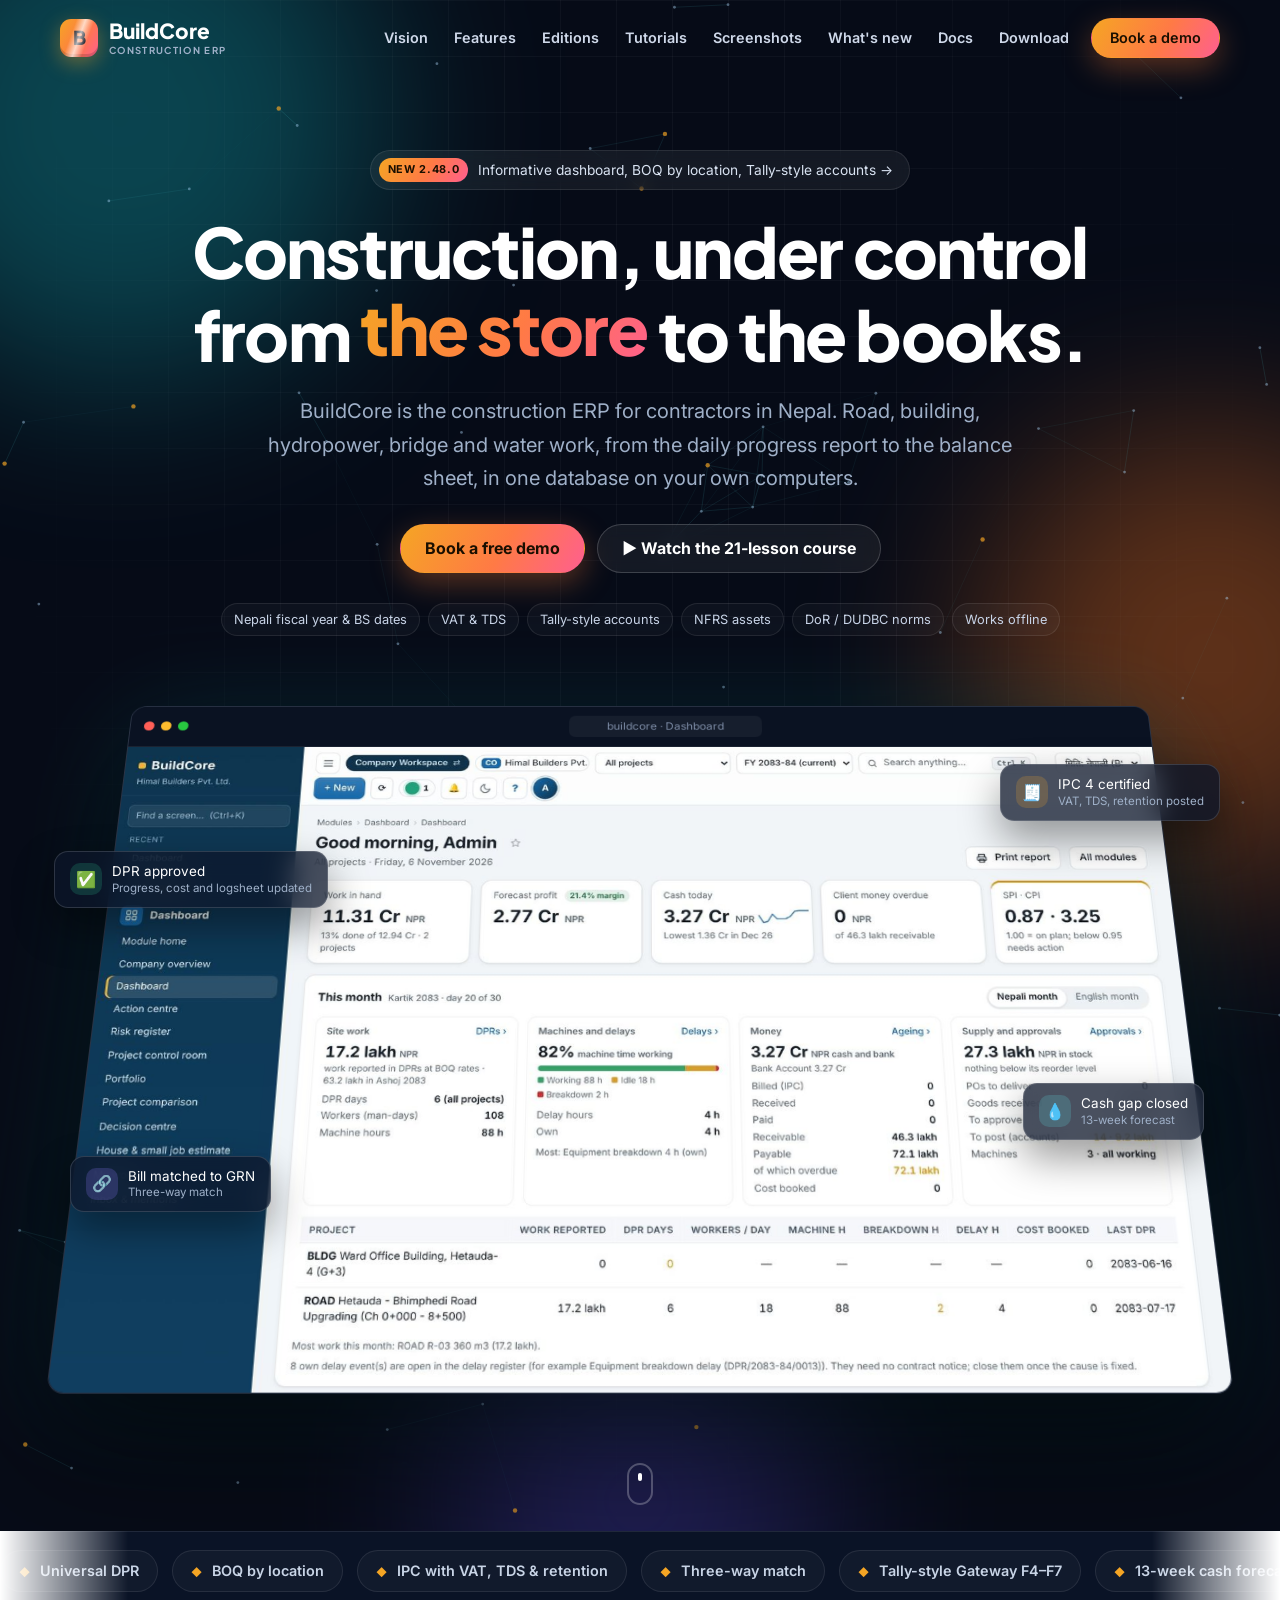
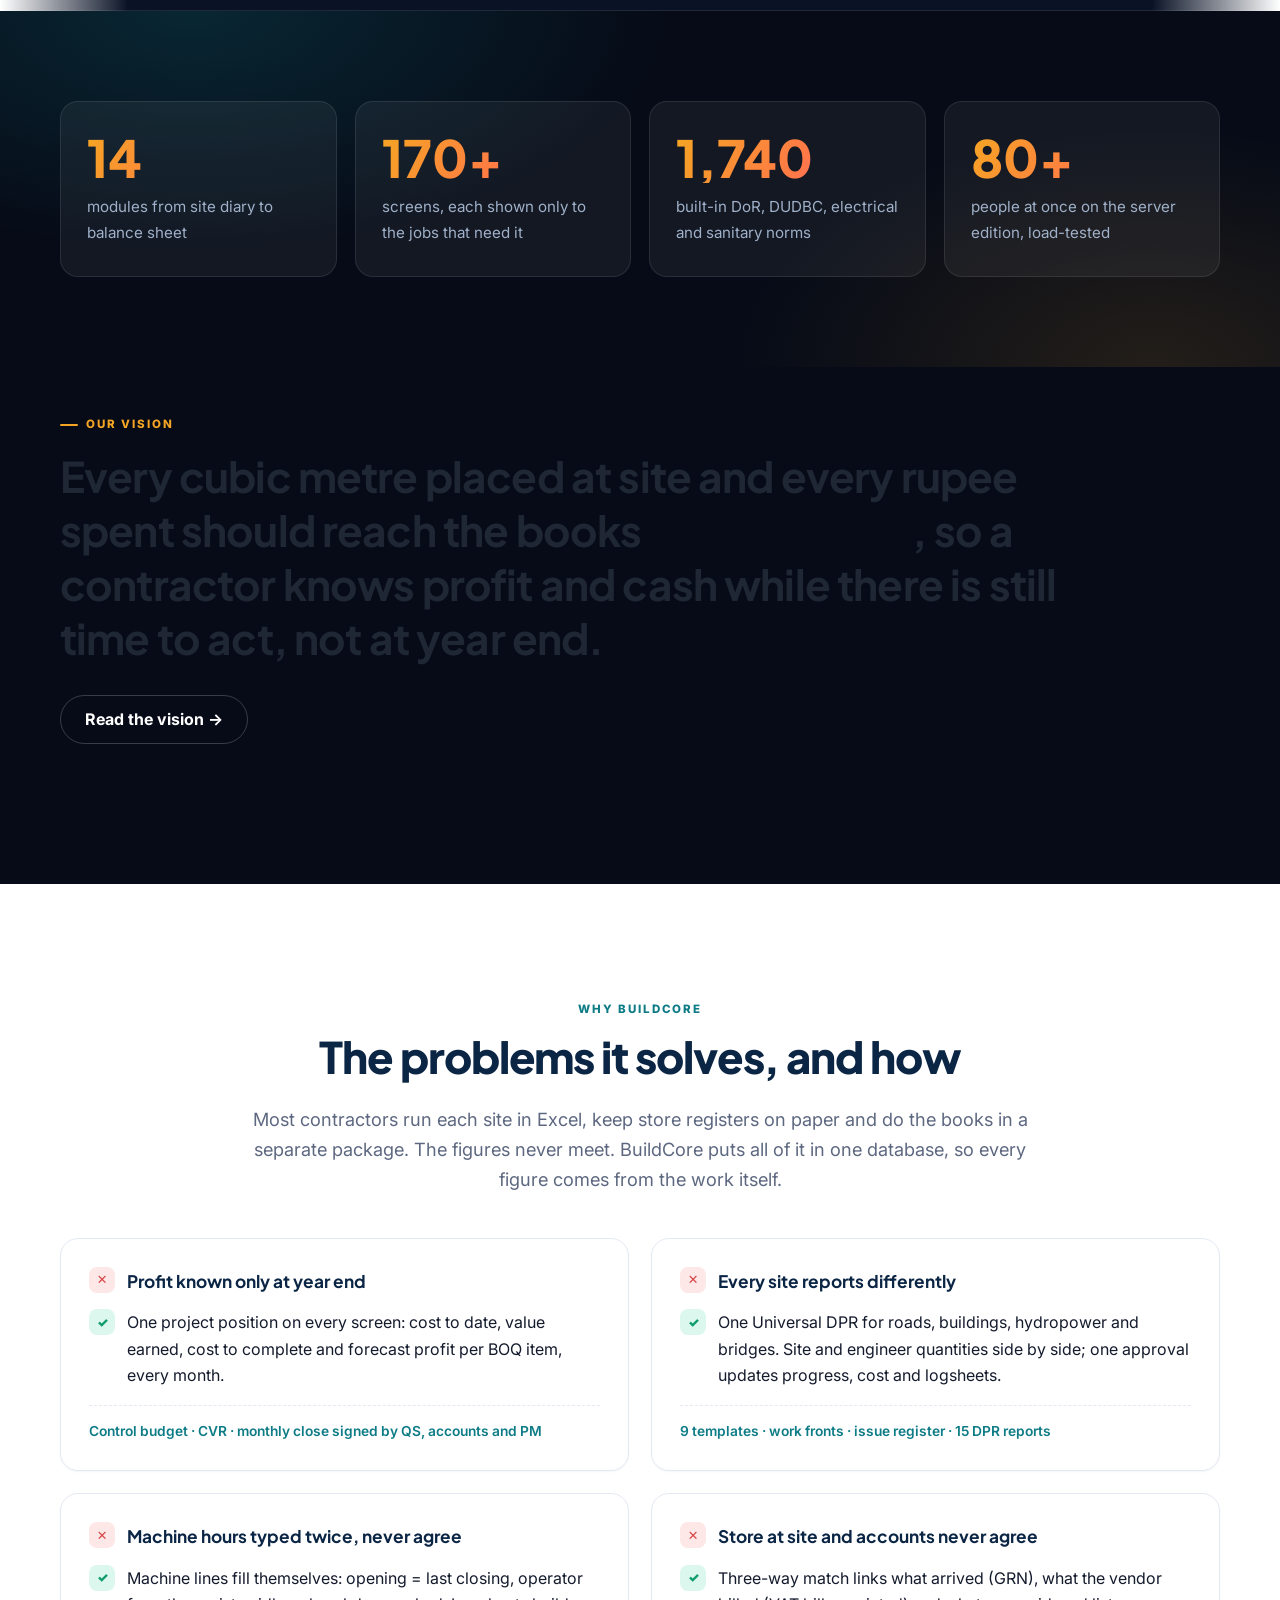
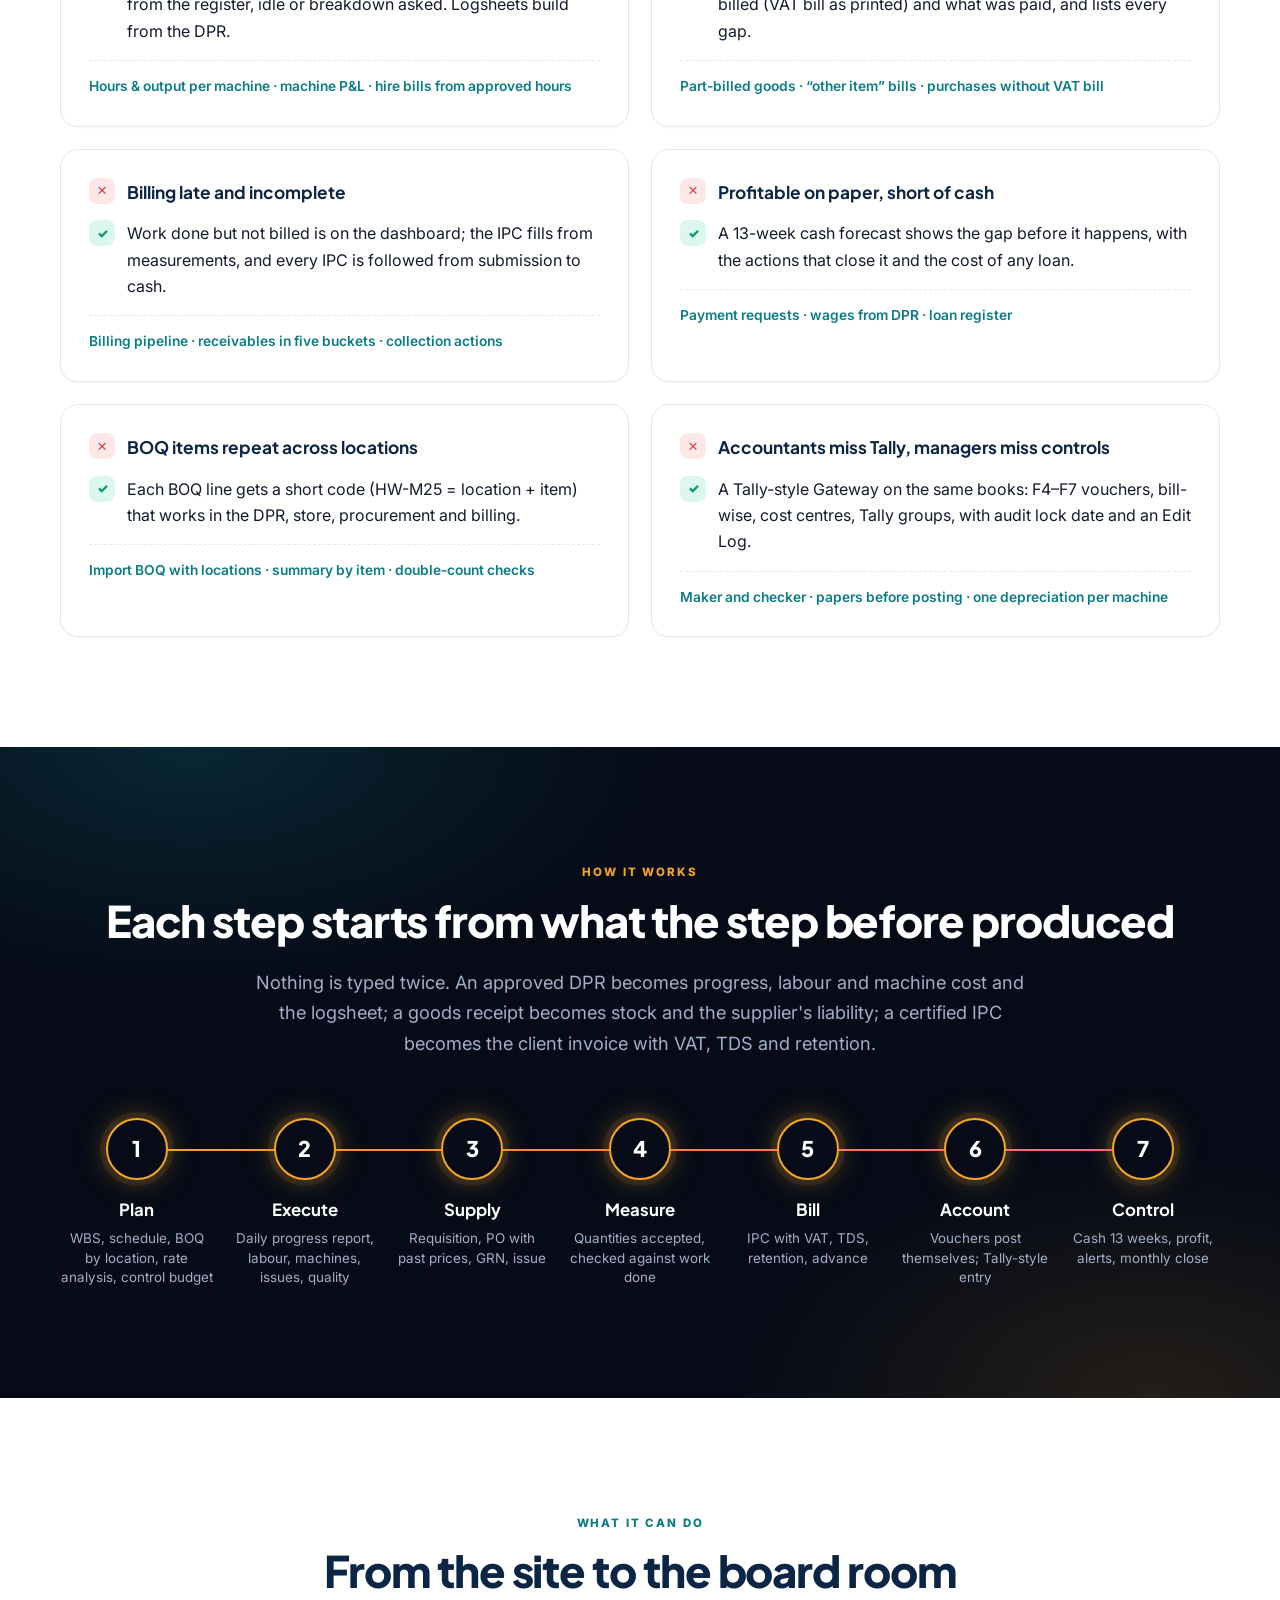
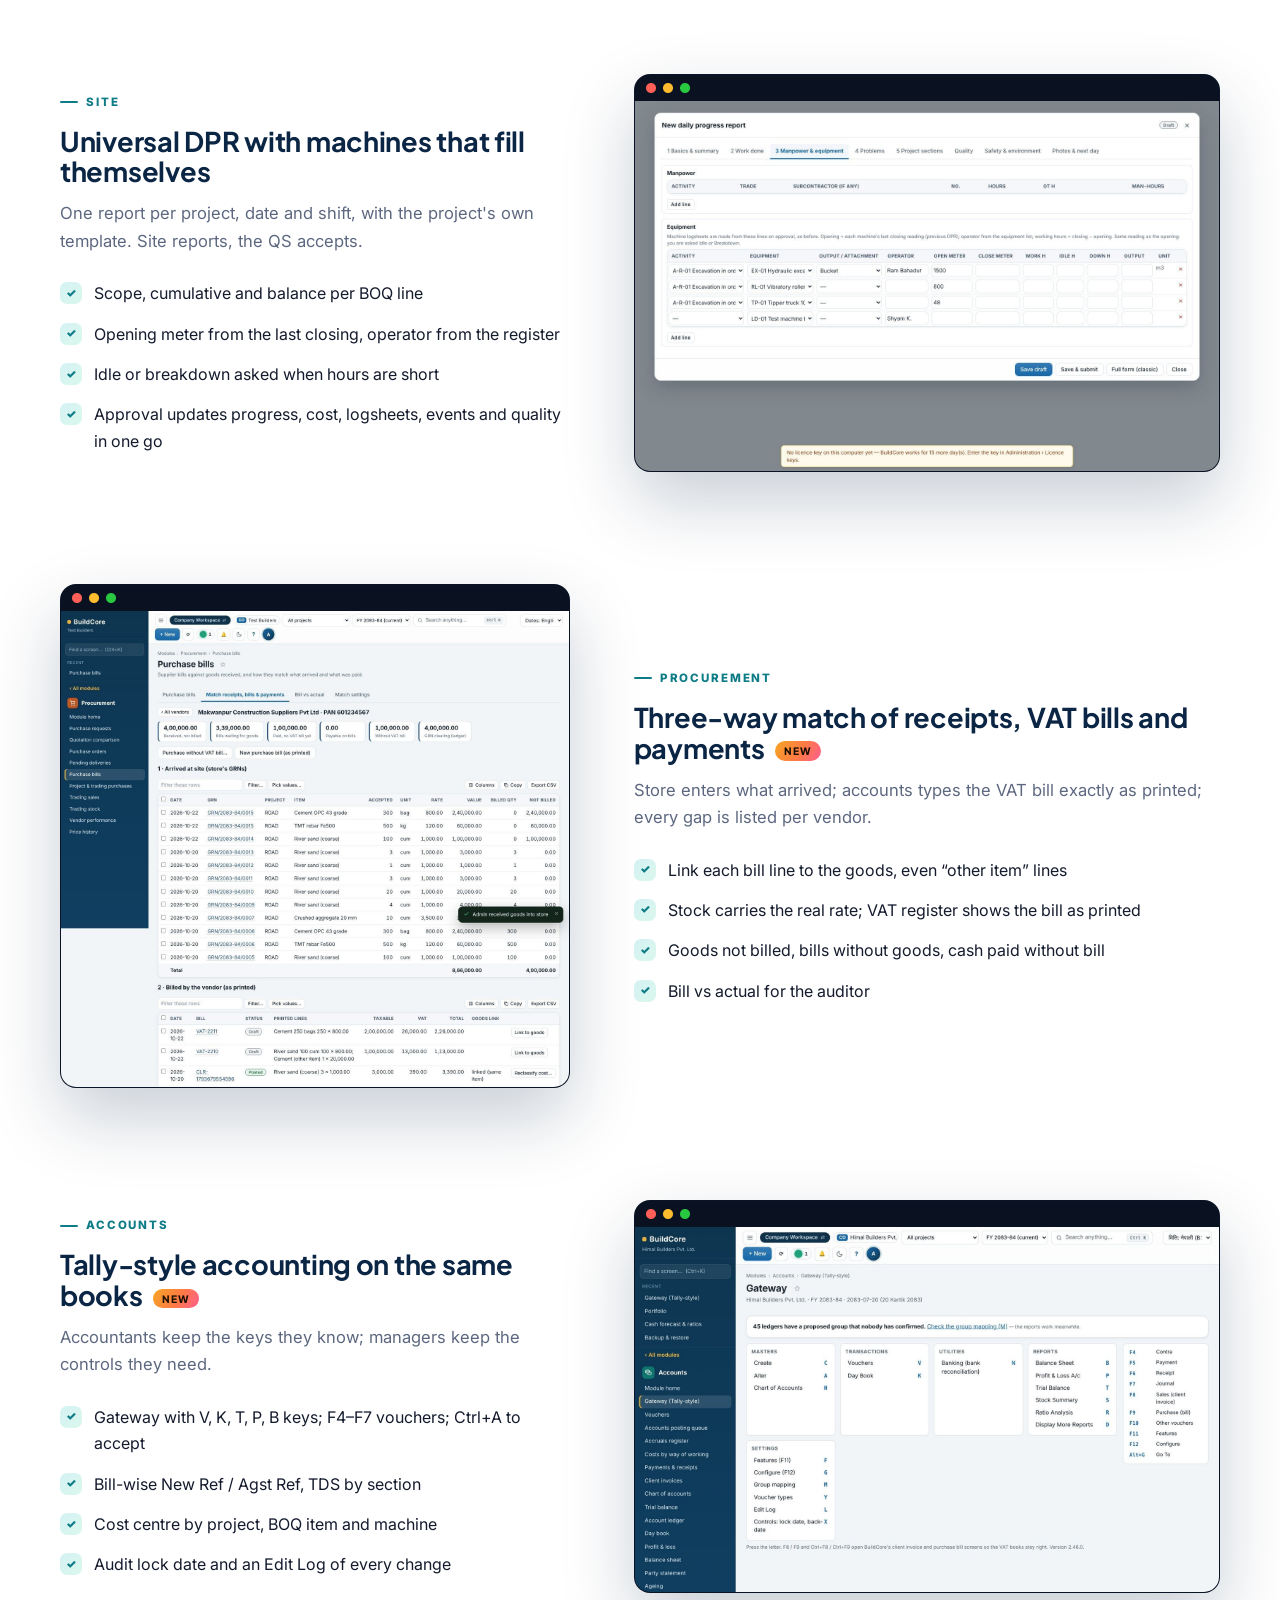
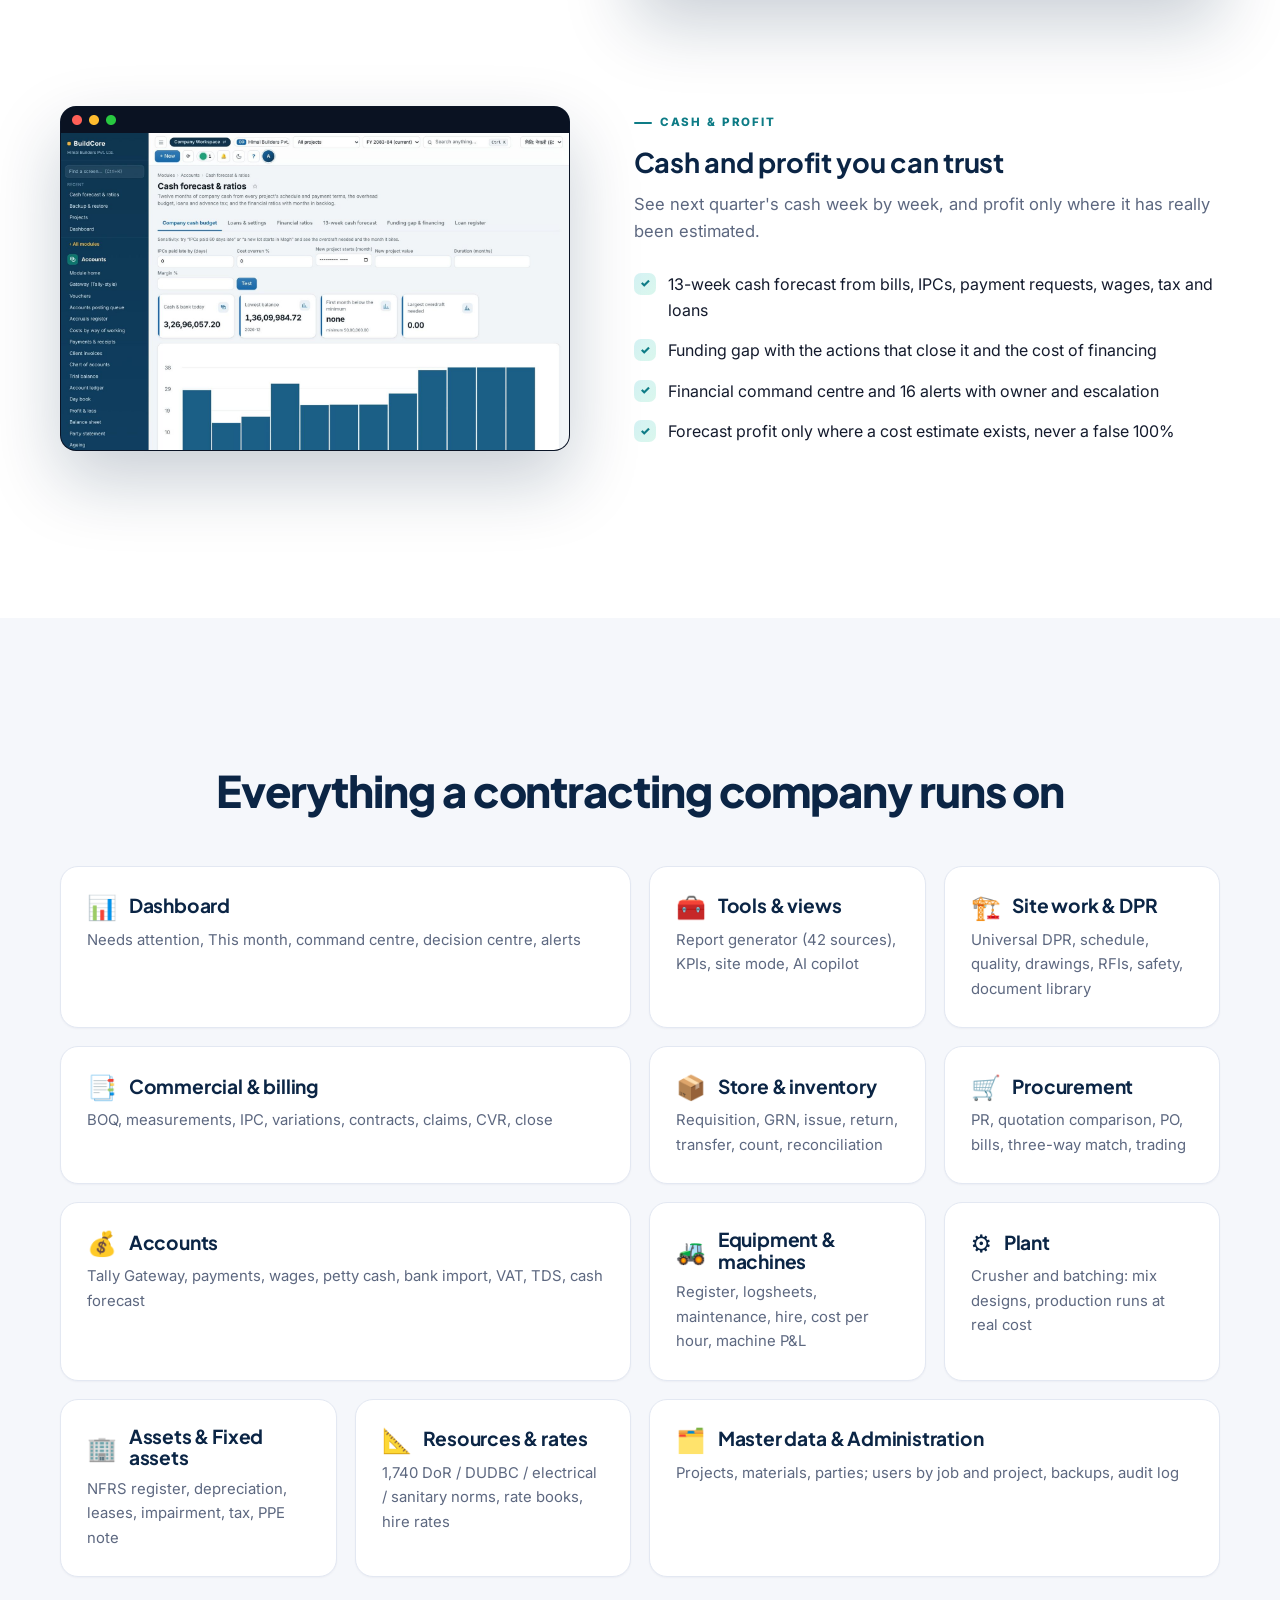
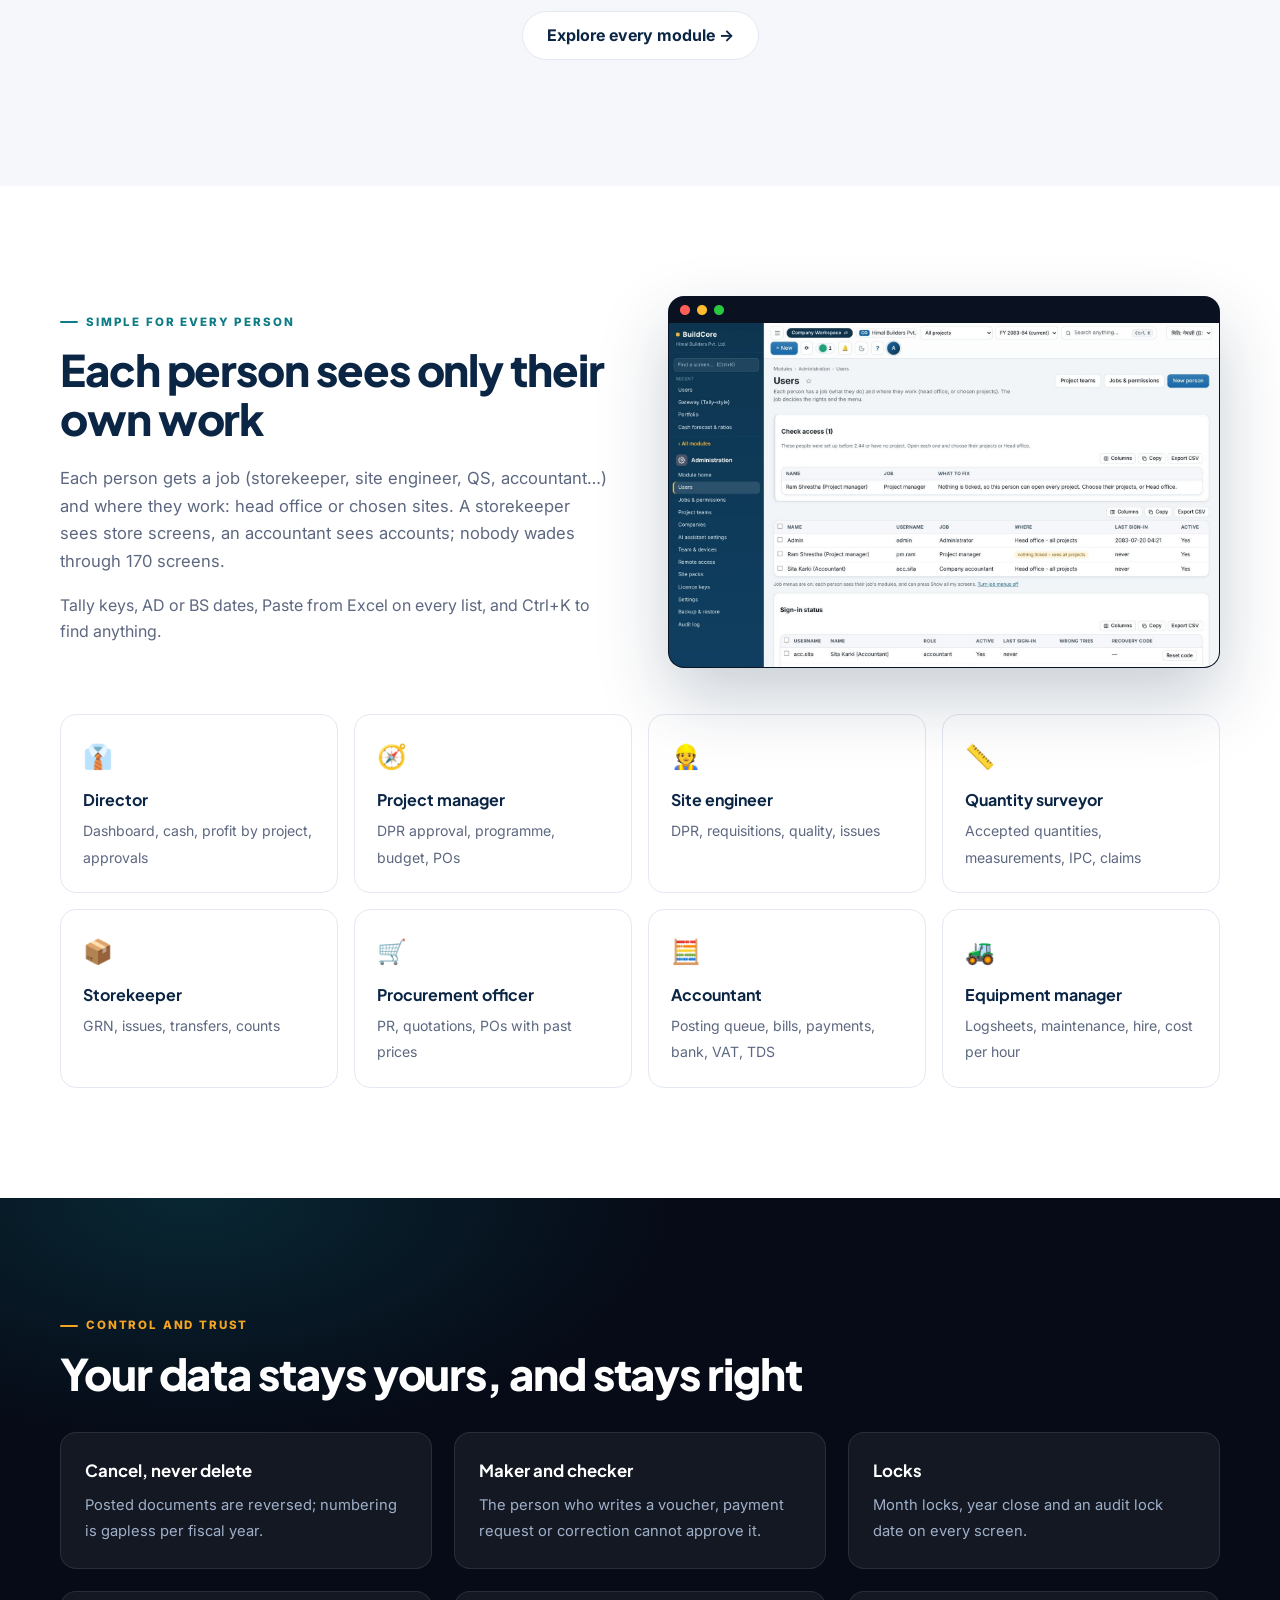
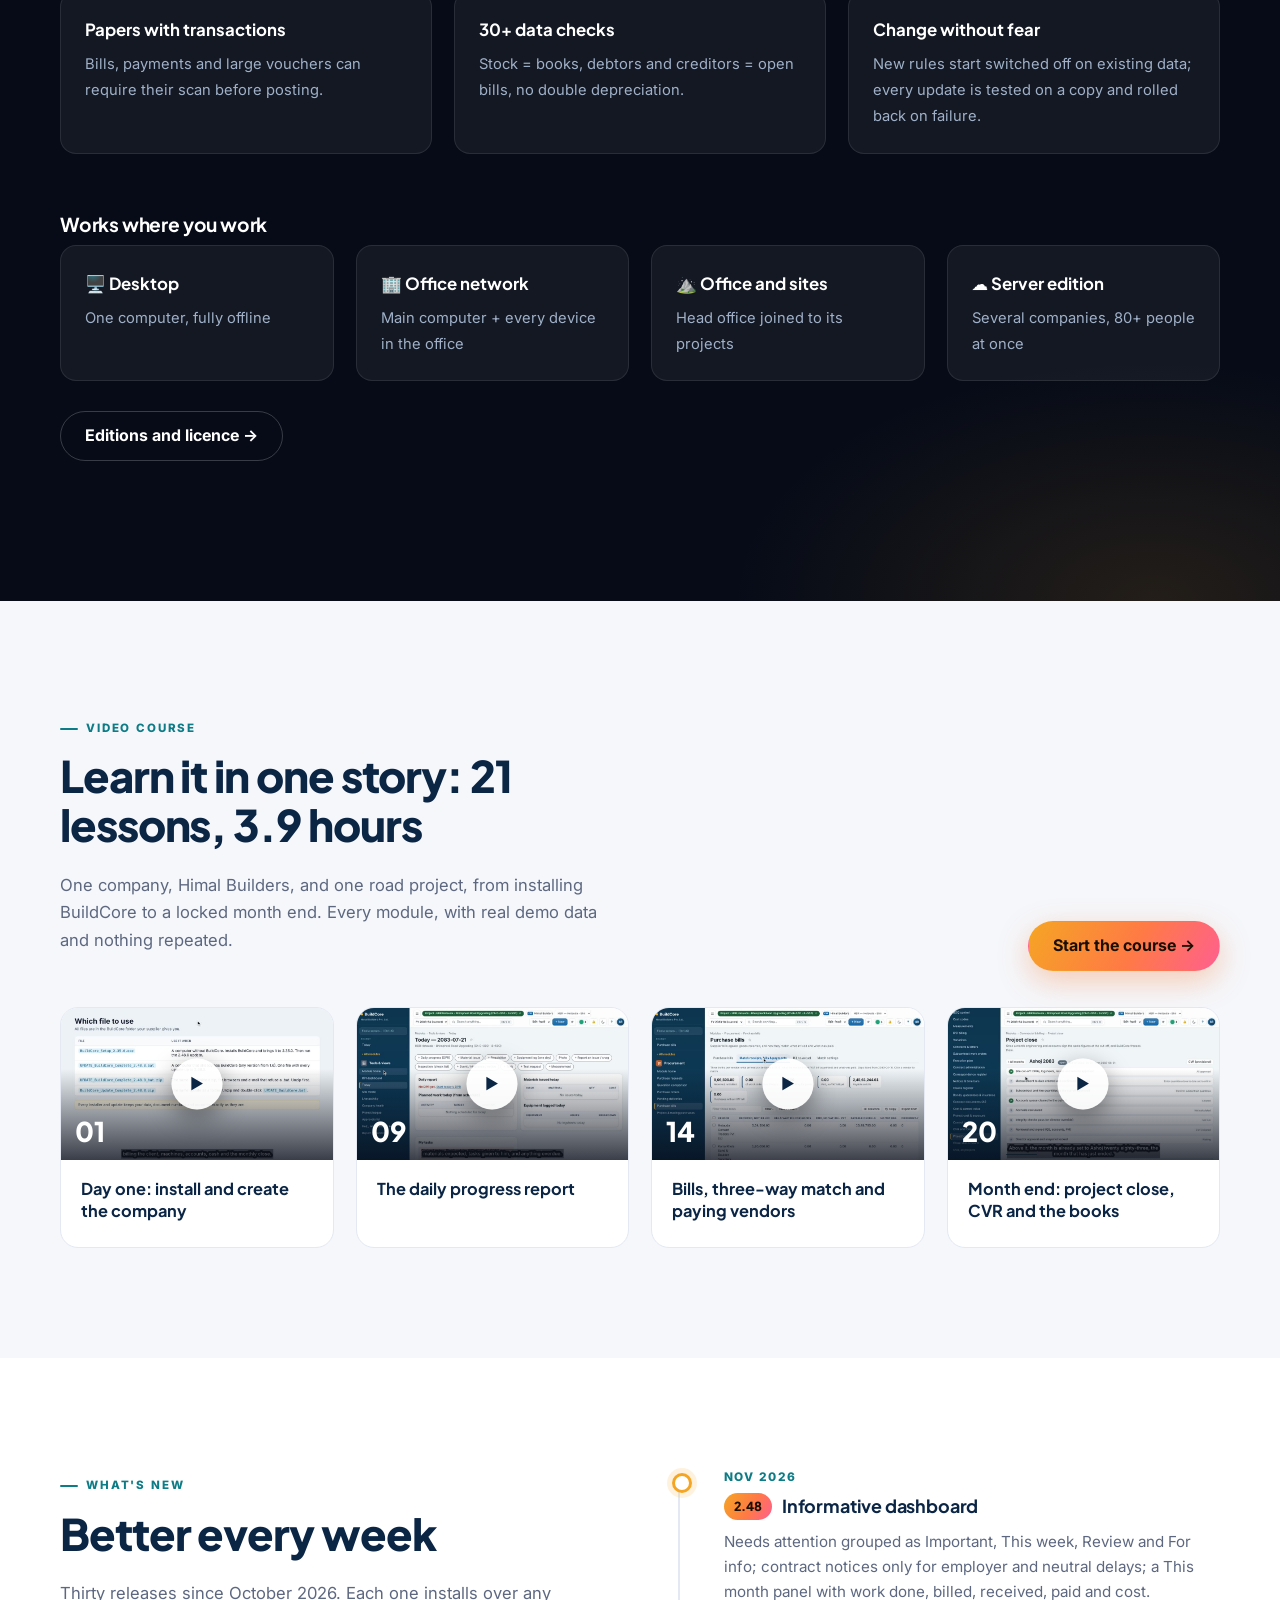
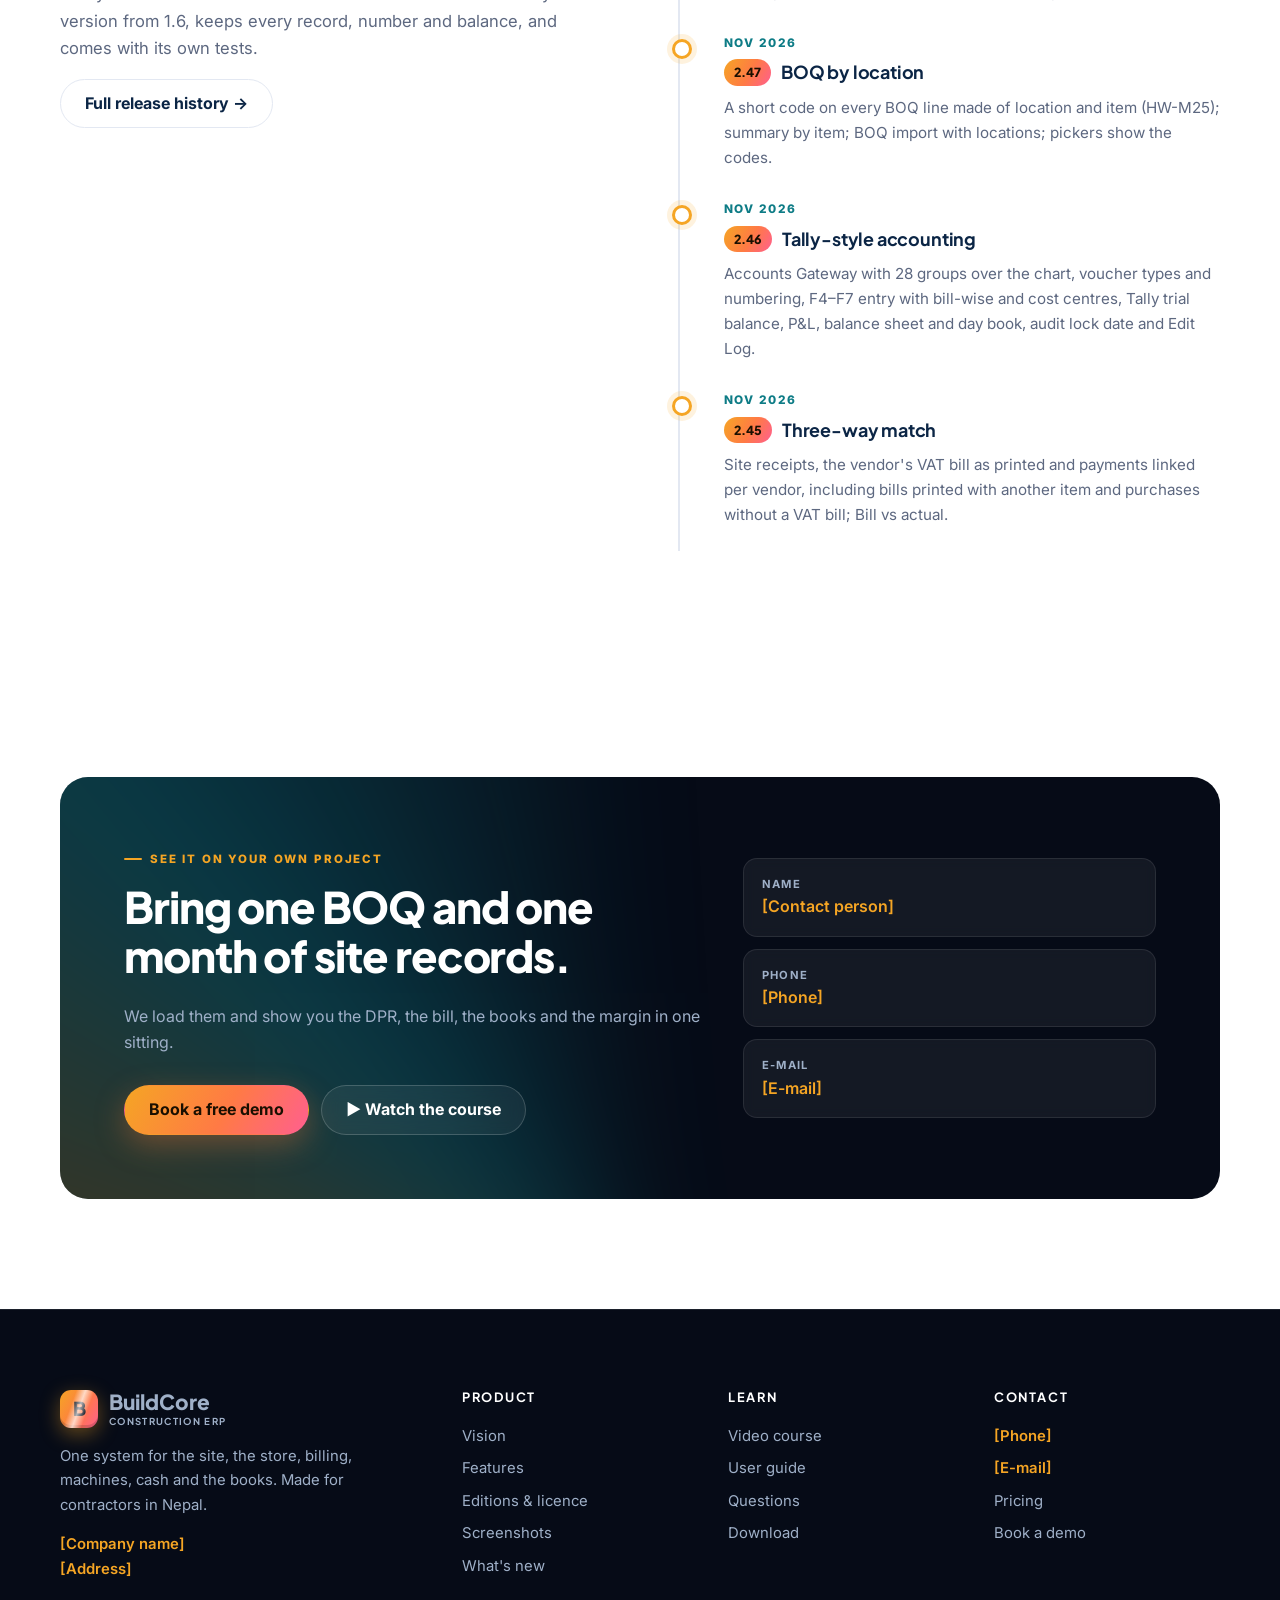
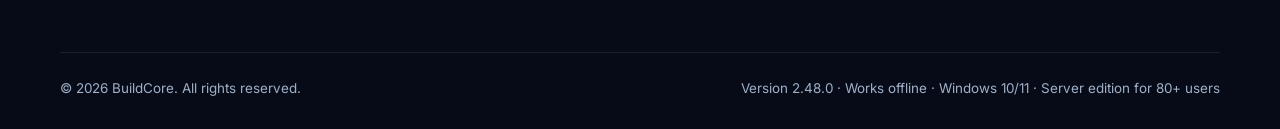
<file: index.html>
<!doctype html>
<html lang="en">
<head>
<meta charset="utf-8">
<meta name="viewport" content="width=device-width, initial-scale=1">
<title>BuildCore – Construction ERP for contractors in Nepal</title>
<meta name="description" content="One system for the site, the store, billing, machines, cash and the books. DPR, BOQ, IPC, store, procurement, equipment and Tally-style accounts in one database.">
<meta name="theme-color" content="#060b17">
<meta property="og:title" content="BuildCore – Construction ERP for contractors in Nepal">
<meta property="og:description" content="One system for the site, the store, billing, machines, cash and the books. DPR, BOQ, IPC, store, procurement, equipment and Tally-style accounts in one database.">
<meta property="og:image" content="img/dash_full.jpg">
<link rel="icon" href="assets/favicon.svg" type="image/svg+xml">
<link rel="preconnect" href="https://fonts.googleapis.com"><link rel="preconnect" href="https://fonts.gstatic.com" crossorigin>
<link href="https://fonts.googleapis.com/css2?family=Inter:wght@400;500;600;700;800&family=Plus+Jakarta+Sans:wght@600;700;800&display=swap" rel="stylesheet">
<link rel="stylesheet" href="assets/style.css">
<script>document.documentElement.classList.add('js')</script>
</head>
<body>
<div class="sbar"></div>
<header class="top"><div class="wrap">
  <a class="brand" href="index.html"><span class="logo">B</span><span>BuildCore<small>CONSTRUCTION ERP</small></span></a>
  <nav class="nav"><a href="vision.html">Vision</a><a href="features.html">Features</a><a href="editions.html">Editions</a><a href="tutorials.html">Tutorials</a><a href="screenshots.html">Screenshots</a><a href="releases.html">What's new</a><a href="docs.html">Docs</a><a href="download.html">Download</a><a class="btn primary sm" href="contact.html#demo">Book a demo</a></nav>
  <button class="burger" aria-label="Menu">☰</button>
</div></header>
<main>

<section class="hero"><canvas id="net"></canvas><div class="blob b1"></div><div class="blob b2"></div><div class="blob b3"></div><div class="gridfx"></div><div class="wrap">
  <a class="pill" href="releases.html" data-r><b>NEW 2.48.0</b>Informative dashboard, BOQ by location, Tally-style accounts →</a>
  <h1 data-r style="--i:1">Construction, under control<br>from <span class="rot"><span class="on">the site</span><span>the store</span><span>every bill</span><span>every machine</span><span>the cash</span></span> to the books.</h1>
  <p class="sub" data-r style="--i:2">BuildCore is the construction ERP for contractors in Nepal. Road, building, hydropower, bridge and water work, from the daily progress report to the balance sheet, in one database on your own computers.</p>
  <div class="ctas" data-r style="--i:3"><a class="btn primary" href="contact.html#demo">Book a free demo</a><a class="btn ghost" href="tutorials.html">▶ Watch the 21-lesson course</a></div>
  <div class="badges" data-stagger><span>Nepali fiscal year &amp; BS dates</span><span>VAT &amp; TDS</span><span>Tally-style accounts</span><span>NFRS assets</span><span>DoR / DUDBC norms</span><span>Works offline</span></div>
  <div class="stage" data-r="zoom">
    <div class="chip c1"><i>✅</i><div>DPR approved<small>Progress, cost and logsheet updated</small></div></div>
    <div class="chip c2"><i>🧾</i><div>IPC 4 certified<small>VAT, TDS, retention posted</small></div></div>
    <div class="chip c3"><i>💧</i><div>Cash gap closed<small>13-week forecast</small></div></div>
    <div class="chip c4"><i>🔗</i><div>Bill matched to GRN<small>Three-way match</small></div></div>
    <div class="browser" data-cap="The dashboard: Needs attention, This month and project figures"><div class="bar"><i></i><i></i><i></i><span>buildcore · Dashboard</span></div><img src="img/dash_full.jpg" alt="BuildCore dashboard"></div>
  </div>
</div><div class="scrollhint"></div></section>

<div class="marquee"><div class="track"><span>Universal DPR</span><span>BOQ by location</span><span>IPC with VAT, TDS & retention</span><span>Three-way match</span><span>Tally-style Gateway F4–F7</span><span>13-week cash forecast</span><span>Cost to complete</span><span>Monthly close & CVR</span><span>Machine P&L</span><span>Nepali logsheets</span><span>NFRS fixed assets</span><span>DoR / DUDBC norms</span><span>FIDIC & PPMO claims</span><span>Payment requests</span><span>Bank import</span><span>Document library</span><span>Report generator</span><span>Users by job & project</span><span>Works offline</span><span>BS dates</span><span>Universal DPR</span><span>BOQ by location</span><span>IPC with VAT, TDS & retention</span><span>Three-way match</span><span>Tally-style Gateway F4–F7</span><span>13-week cash forecast</span><span>Cost to complete</span><span>Monthly close & CVR</span><span>Machine P&L</span><span>Nepali logsheets</span><span>NFRS fixed assets</span><span>DoR / DUDBC norms</span><span>FIDIC & PPMO claims</span><span>Payment requests</span><span>Bank import</span><span>Document library</span><span>Report generator</span><span>Users by job & project</span><span>Works offline</span><span>BS dates</span></div></div>

<section class="dark glow" style="padding:90px 0"><div class="wrap">
  <div class="stats" data-stagger>
    <div class="stat"><b data-count="14">14</b><span>modules from site diary to balance sheet</span></div>
    <div class="stat"><b data-count="170" data-suf="+">170+</b><span>screens, each shown only to the jobs that need it</span></div>
    <div class="stat"><b data-count="1740">1,740</b><span>built-in DoR, DUDBC, electrical and sanitary norms</span></div>
    <div class="stat"><b data-count="80" data-suf="+">80+</b><span>people at once on the server edition, load-tested</span></div>
  </div>
</div></section>

<section class="dark" style="padding-top:40px"><div class="wrap">
  <span class="tag" data-r>Our vision</span>
  <p class="quote" data-words>Every cubic metre placed at site and every rupee spent should reach the books <span class="grad">the same day</span>, so a contractor knows profit and cash while there is still time to act, not at year end.</p>
  <div class="ctas"><a class="btn line" href="vision.html">Read the vision →</a></div>
</div></section>

<section><div class="wrap">
  <div class="center"><span class="tag" data-r>Why BuildCore</span><h2 data-r>The problems it solves, and how</h2>
  <p class="lead" data-r>Most contractors run each site in Excel, keep store registers on paper and do the books in a separate package. The figures never meet. BuildCore puts all of it in one database, so every figure comes from the work itself.</p></div>
  <div class="grid g2" style="margin-top:44px" data-stagger>
  <div class="card prob spot"><div class="pb"><i>✕</i>Profit known only at year end</div><div class="fx"><i>✓</i><div>One project position on every screen: cost to date, value earned, cost to complete and forecast profit per BOQ item, every month.</div></div><div class="how">Control budget · CVR · monthly close signed by QS, accounts and PM</div></div><div class="card prob spot"><div class="pb"><i>✕</i>Every site reports differently</div><div class="fx"><i>✓</i><div>One Universal DPR for roads, buildings, hydropower and bridges. Site and engineer quantities side by side; one approval updates progress, cost and logsheets.</div></div><div class="how">9 templates · work fronts · issue register · 15 DPR reports</div></div><div class="card prob spot"><div class="pb"><i>✕</i>Machine hours typed twice, never agree</div><div class="fx"><i>✓</i><div>Machine lines fill themselves: opening = last closing, operator from the register, idle or breakdown asked. Logsheets build from the DPR.</div></div><div class="how">Hours & output per machine · machine P&L · hire bills from approved hours</div></div><div class="card prob spot"><div class="pb"><i>✕</i>Store at site and accounts never agree</div><div class="fx"><i>✓</i><div>Three-way match links what arrived (GRN), what the vendor billed (VAT bill as printed) and what was paid, and lists every gap.</div></div><div class="how">Part-billed goods · “other item” bills · purchases without VAT bill</div></div><div class="card prob spot"><div class="pb"><i>✕</i>Billing late and incomplete</div><div class="fx"><i>✓</i><div>Work done but not billed is on the dashboard; the IPC fills from measurements, and every IPC is followed from submission to cash.</div></div><div class="how">Billing pipeline · receivables in five buckets · collection actions</div></div><div class="card prob spot"><div class="pb"><i>✕</i>Profitable on paper, short of cash</div><div class="fx"><i>✓</i><div>A 13-week cash forecast shows the gap before it happens, with the actions that close it and the cost of any loan.</div></div><div class="how">Payment requests · wages from DPR · loan register</div></div><div class="card prob spot"><div class="pb"><i>✕</i>BOQ items repeat across locations</div><div class="fx"><i>✓</i><div>Each BOQ line gets a short code (HW-M25 = location + item) that works in the DPR, store, procurement and billing.</div></div><div class="how">Import BOQ with locations · summary by item · double-count checks</div></div><div class="card prob spot"><div class="pb"><i>✕</i>Accountants miss Tally, managers miss controls</div><div class="fx"><i>✓</i><div>A Tally-style Gateway on the same books: F4–F7 vouchers, bill-wise, cost centres, Tally groups, with audit lock date and an Edit Log.</div></div><div class="how">Maker and checker · papers before posting · one depreciation per machine</div></div>
  </div>
</div></section>

<section class="dark glow"><div class="wrap">
  <div class="center"><span class="tag" data-r>How it works</span><h2 data-r>Each step starts from what the step before produced</h2>
  <p class="lead" data-r>Nothing is typed twice. An approved DPR becomes progress, labour and machine cost and the logsheet; a goods receipt becomes stock and the supplier's liability; a certified IPC becomes the client invoice with VAT, TDS and retention.</p></div>
  <div class="flow"><div class="rail"><i></i></div><div class="st" style="--i:0"><div class="n">1</div><b>Plan</b><span>WBS, schedule, BOQ by location, rate analysis, control budget</span></div><div class="st" style="--i:1"><div class="n">2</div><b>Execute</b><span>Daily progress report, labour, machines, issues, quality</span></div><div class="st" style="--i:2"><div class="n">3</div><b>Supply</b><span>Requisition, PO with past prices, GRN, issue</span></div><div class="st" style="--i:3"><div class="n">4</div><b>Measure</b><span>Quantities accepted, checked against work done</span></div><div class="st" style="--i:4"><div class="n">5</div><b>Bill</b><span>IPC with VAT, TDS, retention, advance</span></div><div class="st" style="--i:5"><div class="n">6</div><b>Account</b><span>Vouchers post themselves; Tally-style entry</span></div><div class="st" style="--i:6"><div class="n">7</div><b>Control</b><span>Cash 13 weeks, profit, alerts, monthly close</span></div></div>
</div></section>

<section><div class="wrap">
  <div class="center"><span class="tag" data-r>What it can do</span><h2 data-r>From the site to the board room</h2></div>
  <div class="feat">
  <div class="txt" data-r="left"><span class="tag">Site</span><h3 style="font-size:1.7rem">Universal DPR with machines that fill themselves</h3><p class="lead" style="font-size:1.04rem">One report per project, date and shift, with the project's own template. Site reports, the QS accepts.</p><ul class=""><li>Scope, cumulative and balance per BOQ line</li><li>Opening meter from the last closing, operator from the register</li><li>Idle or breakdown asked when hours are short</li><li>Approval updates progress, cost, logsheets, events and quality in one go</li></ul></div>
  <div data-r="zoom"><div class="shot " data-cap="DPR machine lines fill themselves" data-tilt><img src="img/dpr_machines.jpg" alt="DPR machine lines fill themselves" loading="lazy"></div></div>
</div>
  <div class="feat rev">
  <div class="txt" data-r="right"><span class="tag">Procurement</span><h3 style="font-size:1.7rem">Three-way match of receipts, VAT bills and payments<span class="new">NEW</span></h3><p class="lead" style="font-size:1.04rem">Store enters what arrived; accounts types the VAT bill exactly as printed; every gap is listed per vendor.</p><ul class=""><li>Link each bill line to the goods, even “other item” lines</li><li>Stock carries the real rate; VAT register shows the bill as printed</li><li>Goods not billed, bills without goods, cash paid without bill</li><li>Bill vs actual for the auditor</li></ul></div>
  <div data-r="zoom"><div class="shot " data-cap="Three-way match per vendor" data-tilt><img src="img/match_vendor.jpg" alt="Three-way match per vendor" loading="lazy"></div></div>
</div>
  <div class="feat">
  <div class="txt" data-r="left"><span class="tag">Accounts</span><h3 style="font-size:1.7rem">Tally-style accounting on the same books<span class="new">NEW</span></h3><p class="lead" style="font-size:1.04rem">Accountants keep the keys they know; managers keep the controls they need.</p><ul class=""><li>Gateway with V, K, T, P, B keys; F4–F7 vouchers; Ctrl+A to accept</li><li>Bill-wise New Ref / Agst Ref, TDS by section</li><li>Cost centre by project, BOQ item and machine</li><li>Audit lock date and an Edit Log of every change</li></ul></div>
  <div data-r="zoom"><div class="shot " data-cap="Accounts Gateway (Tally-style)" data-tilt><img src="img/tl_gateway.jpg" alt="Accounts Gateway (Tally-style)" loading="lazy"></div></div>
</div>
  <div class="feat rev">
  <div class="txt" data-r="right"><span class="tag">Cash &amp; profit</span><h3 style="font-size:1.7rem">Cash and profit you can trust</h3><p class="lead" style="font-size:1.04rem">See next quarter's cash week by week, and profit only where it has really been estimated.</p><ul class=""><li>13-week cash forecast from bills, IPCs, payment requests, wages, tax and loans</li><li>Funding gap with the actions that close it and the cost of financing</li><li>Financial command centre and 16 alerts with owner and escalation</li><li>Forecast profit only where a cost estimate exists, never a false 100%</li></ul></div>
  <div data-r="zoom"><div class="shot " data-cap="13-week cash forecast" data-tilt><img src="img/cash.jpg" alt="13-week cash forecast" loading="lazy"></div></div>
</div>
</div></section>

<section class="soft"><div class="wrap">
  <div class="center"><span class="tag" data-r>All modules</span><h2 data-r>Everything a contracting company runs on</h2></div>
  <div class="bento" data-stagger><div class="card spot w2"><h3><em>📊</em>Dashboard</h3><p>Needs attention, This month, command centre, decision centre, alerts</p></div><div class="card spot"><h3><em>🧰</em>Tools & views</h3><p>Report generator (42 sources), KPIs, site mode, AI copilot</p></div><div class="card spot"><h3><em>🏗️</em>Site work & DPR</h3><p>Universal DPR, schedule, quality, drawings, RFIs, safety, document library</p></div><div class="card spot w2"><h3><em>📑</em>Commercial & billing</h3><p>BOQ, measurements, IPC, variations, contracts, claims, CVR, close</p></div><div class="card spot"><h3><em>📦</em>Store & inventory</h3><p>Requisition, GRN, issue, return, transfer, count, reconciliation</p></div><div class="card spot"><h3><em>🛒</em>Procurement</h3><p>PR, quotation comparison, PO, bills, three-way match, trading</p></div><div class="card spot w2"><h3><em>💰</em>Accounts</h3><p>Tally Gateway, payments, wages, petty cash, bank import, VAT, TDS, cash forecast</p></div><div class="card spot"><h3><em>🚜</em>Equipment & machines</h3><p>Register, logsheets, maintenance, hire, cost per hour, machine P&L</p></div><div class="card spot"><h3><em>⚙️</em>Plant</h3><p>Crusher and batching: mix designs, production runs at real cost</p></div><div class="card spot"><h3><em>🏢</em>Assets & Fixed assets</h3><p>NFRS register, depreciation, leases, impairment, tax, PPE note</p></div><div class="card spot"><h3><em>📐</em>Resources & rates</h3><p>1,740 DoR / DUDBC / electrical / sanitary norms, rate books, hire rates</p></div><div class="card spot w2"><h3><em>🗂️</em>Master data & Administration</h3><p>Projects, materials, parties; users by job and project, backups, audit log</p></div></div>
  <p class="center" style="margin-top:34px" data-r><a class="btn line" href="features.html">Explore every module →</a></p>
</div></section>

<section><div class="wrap">
  <div class="grid g2" style="align-items:center;gap:56px">
    <div data-r="left"><span class="tag">Simple for every person</span><h2>Each person sees only their own work</h2>
    <p class="lead" style="font-size:1.04rem">Each person gets a job (storekeeper, site engineer, QS, accountant…) and where they work: head office or chosen sites. A storekeeper sees store screens, an accountant sees accounts; nobody wades through 170 screens.</p>
    <p style="color:var(--mute)">Tally keys, AD or BS dates, Paste from Excel on every list, and Ctrl+K to find anything.</p></div>
    <div data-r="zoom"><div class="shot " data-cap="Administration › Users: job and where each person works" data-tilt><img src="img/users.jpg" alt="Administration › Users: job and where each person works" loading="lazy"></div></div>
  </div>
  <div class="who" style="margin-top:46px" data-stagger><div><em>👔</em><b>Director</b><span>Dashboard, cash, profit by project, approvals</span></div><div><em>🧭</em><b>Project manager</b><span>DPR approval, programme, budget, POs</span></div><div><em>👷</em><b>Site engineer</b><span>DPR, requisitions, quality, issues</span></div><div><em>📏</em><b>Quantity surveyor</b><span>Accepted quantities, measurements, IPC, claims</span></div><div><em>📦</em><b>Storekeeper</b><span>GRN, issues, transfers, counts</span></div><div><em>🛒</em><b>Procurement officer</b><span>PR, quotations, POs with past prices</span></div><div><em>🧮</em><b>Accountant</b><span>Posting queue, bills, payments, bank, VAT, TDS</span></div><div><em>🚜</em><b>Equipment manager</b><span>Logsheets, maintenance, hire, cost per hour</span></div></div>
</div></section>

<section class="dark glow"><div class="wrap">
  <span class="tag" data-r>Control and trust</span><h2 data-r>Your data stays yours, and stays right</h2>
  <div class="grid g3 ctl" style="margin-top:34px" data-stagger>
    <div><b>Cancel, never delete</b><span>Posted documents are reversed; numbering is gapless per fiscal year.</span></div>
    <div><b>Maker and checker</b><span>The person who writes a voucher, payment request or correction cannot approve it.</span></div>
    <div><b>Locks</b><span>Month locks, year close and an audit lock date on every screen.</span></div>
    <div><b>Papers with transactions</b><span>Bills, payments and large vouchers can require their scan before posting.</span></div>
    <div><b>30+ data checks</b><span>Stock = books, debtors and creditors = open bills, no double depreciation.</span></div>
    <div><b>Change without fear</b><span>New rules start switched off on existing data; every update is tested on a copy and rolled back on failure.</span></div>
  </div>
  <h3 style="margin-top:60px" data-r>Works where you work</h3>
  <div class="grid g4 ctl" data-stagger><div><b>🖥️ Desktop</b><span>One computer, fully offline</span></div><div><b>🏢 Office network</b><span>Main computer + every device in the office</span></div><div><b>⛰️ Office and sites</b><span>Head office joined to its projects</span></div><div><b>☁️ Server edition</b><span>Several companies, 80+ people at once</span></div></div>
  <div class="ctas"><a class="btn line" href="editions.html">Editions and licence →</a></div>
</div></section>

<section class="soft"><div class="wrap">
  <div class="grid g2" style="align-items:end;gap:40px">
    <div data-r="left"><span class="tag">Video course</span><h2>Learn it in one story: 21 lessons, 3.9 hours</h2>
    <p class="lead" style="font-size:1.04rem">One company, Himal Builders, and one road project, from installing BuildCore to a locked month end. Every module, with real demo data and nothing repeated.</p></div>
    <div data-r="right" style="text-align:right"><a class="btn primary" href="tutorials.html">Start the course →</a></div>
  </div>
  <div class="grid g4" style="margin-top:36px" data-stagger>
   <a class="lesson" href="tutorials.html#l01"><div class="thumb" style="background-image:url(img/v2_01.jpg)"><span class="play">▶</span><span class="num">01</span></div><div class="body"><b>Day one: install and create the company</b></div></a><a class="lesson" href="tutorials.html#l09"><div class="thumb" style="background-image:url(img/v2_09.jpg)"><span class="play">▶</span><span class="num">09</span></div><div class="body"><b>The daily progress report</b></div></a><a class="lesson" href="tutorials.html#l14"><div class="thumb" style="background-image:url(img/v2_14.jpg)"><span class="play">▶</span><span class="num">14</span></div><div class="body"><b>Bills, three-way match and paying vendors</b></div></a><a class="lesson" href="tutorials.html#l20"><div class="thumb" style="background-image:url(img/v2_20.jpg)"><span class="play">▶</span><span class="num">20</span></div><div class="body"><b>Month end: project close, CVR and the books</b></div></a>
  </div>
</div></section>

<section><div class="wrap">
  <div class="grid g2" style="gap:56px">
    <div data-r="left"><span class="tag">What's new</span><h2>Better every week</h2>
    <p class="lead" style="font-size:1.04rem">Thirty releases since October 2026. Each one installs over any version from 1.6, keeps every record, number and balance, and comes with its own tests.</p>
    <a class="btn line" href="releases.html">Full release history →</a></div>
    <div class="tl" style="margin-top:0"><div class="it" data-r><span class="when">Nov 2026</span><span class="v">2.48</span><h3>Informative dashboard</h3><p>Needs attention grouped as Important, This week, Review and For info; contract notices only for employer and neutral delays; a This month panel with work done, billed, received, paid and cost.</p></div><div class="it" data-r><span class="when">Nov 2026</span><span class="v">2.47</span><h3>BOQ by location</h3><p>A short code on every BOQ line made of location and item (HW-M25); summary by item; BOQ import with locations; pickers show the codes.</p></div><div class="it" data-r><span class="when">Nov 2026</span><span class="v">2.46</span><h3>Tally-style accounting</h3><p>Accounts Gateway with 28 groups over the chart, voucher types and numbering, F4–F7 entry with bill-wise and cost centres, Tally trial balance, P&L, balance sheet and day book, audit lock date and Edit Log.</p></div><div class="it" data-r><span class="when">Nov 2026</span><span class="v">2.45</span><h3>Three-way match</h3><p>Site receipts, the vendor's VAT bill as printed and payments linked per vendor, including bills printed with another item and purchases without a VAT bill; Bill vs actual.</p></div></div>
  </div>
</div></section>
<section><div class="wrap"><div class="cta" data-r="zoom">
  <div><span class="tag">See it on your own project</span><h2>Bring one BOQ and one month of site records.</h2>
  <p>We load them and show you the DPR, the bill, the books and the margin in one sitting.</p>
  <div class="ctas" style="margin-bottom:0"><a class="btn primary" href="contact.html#demo">Book a free demo</a><a class="btn ghost" href="tutorials.html">▶ Watch the course</a></div></div>
  <div class="ct"><div><b>Name</b><span data-c="contact" class="ph">[Contact person]</span></div><div><b>Phone</b><a data-c="phone" class="ph" href="contact.html">[Phone]</a></div><div><b>E-mail</b><a data-c="email" class="ph" href="contact.html">[E-mail]</a></div></div>
</div></div></section>

</main>
<footer><div class="wrap">
  <div class="cols">
    <div><a class="brand" href="index.html"><span class="logo">B</span><span>BuildCore<small>CONSTRUCTION ERP</small></span></a>
      <p style="margin-top:16px;max-width:340px">One system for the site, the store, billing, machines, cash and the books. Made for contractors in Nepal.</p>
      <p><span data-c="company" class="ph">[Company name]</span><br><span data-c="address" class="ph">[Address]</span></p></div>
    <div><h4>Product</h4><a href="vision.html">Vision</a><a href="features.html">Features</a><a href="editions.html">Editions &amp; licence</a><a href="screenshots.html">Screenshots</a><a href="releases.html">What's new</a></div>
    <div><h4>Learn</h4><a href="tutorials.html">Video course</a><a href="docs.html">User guide</a><a href="docs.html#faq">Questions</a><a href="download.html">Download</a></div>
    <div><h4>Contact</h4><a data-c="phone" class="ph" href="contact.html">[Phone]</a><a data-c="email" class="ph" href="contact.html">[E-mail]</a><a href="contact.html">Pricing</a><a href="contact.html#demo">Book a demo</a></div>
  </div>
  <div class="legal"><span>© <span data-c="year">2026</span> BuildCore. All rights reserved.</span><span>Version 2.48.0 · Works offline · Windows 10/11 · Server edition for 80+ users</span></div>
</div></footer>
<button class="totop" aria-label="Back to top">↑</button>
<script src="assets/config.js"></script>

<script src="assets/site.js"></script>
</body>
</html>
</file>
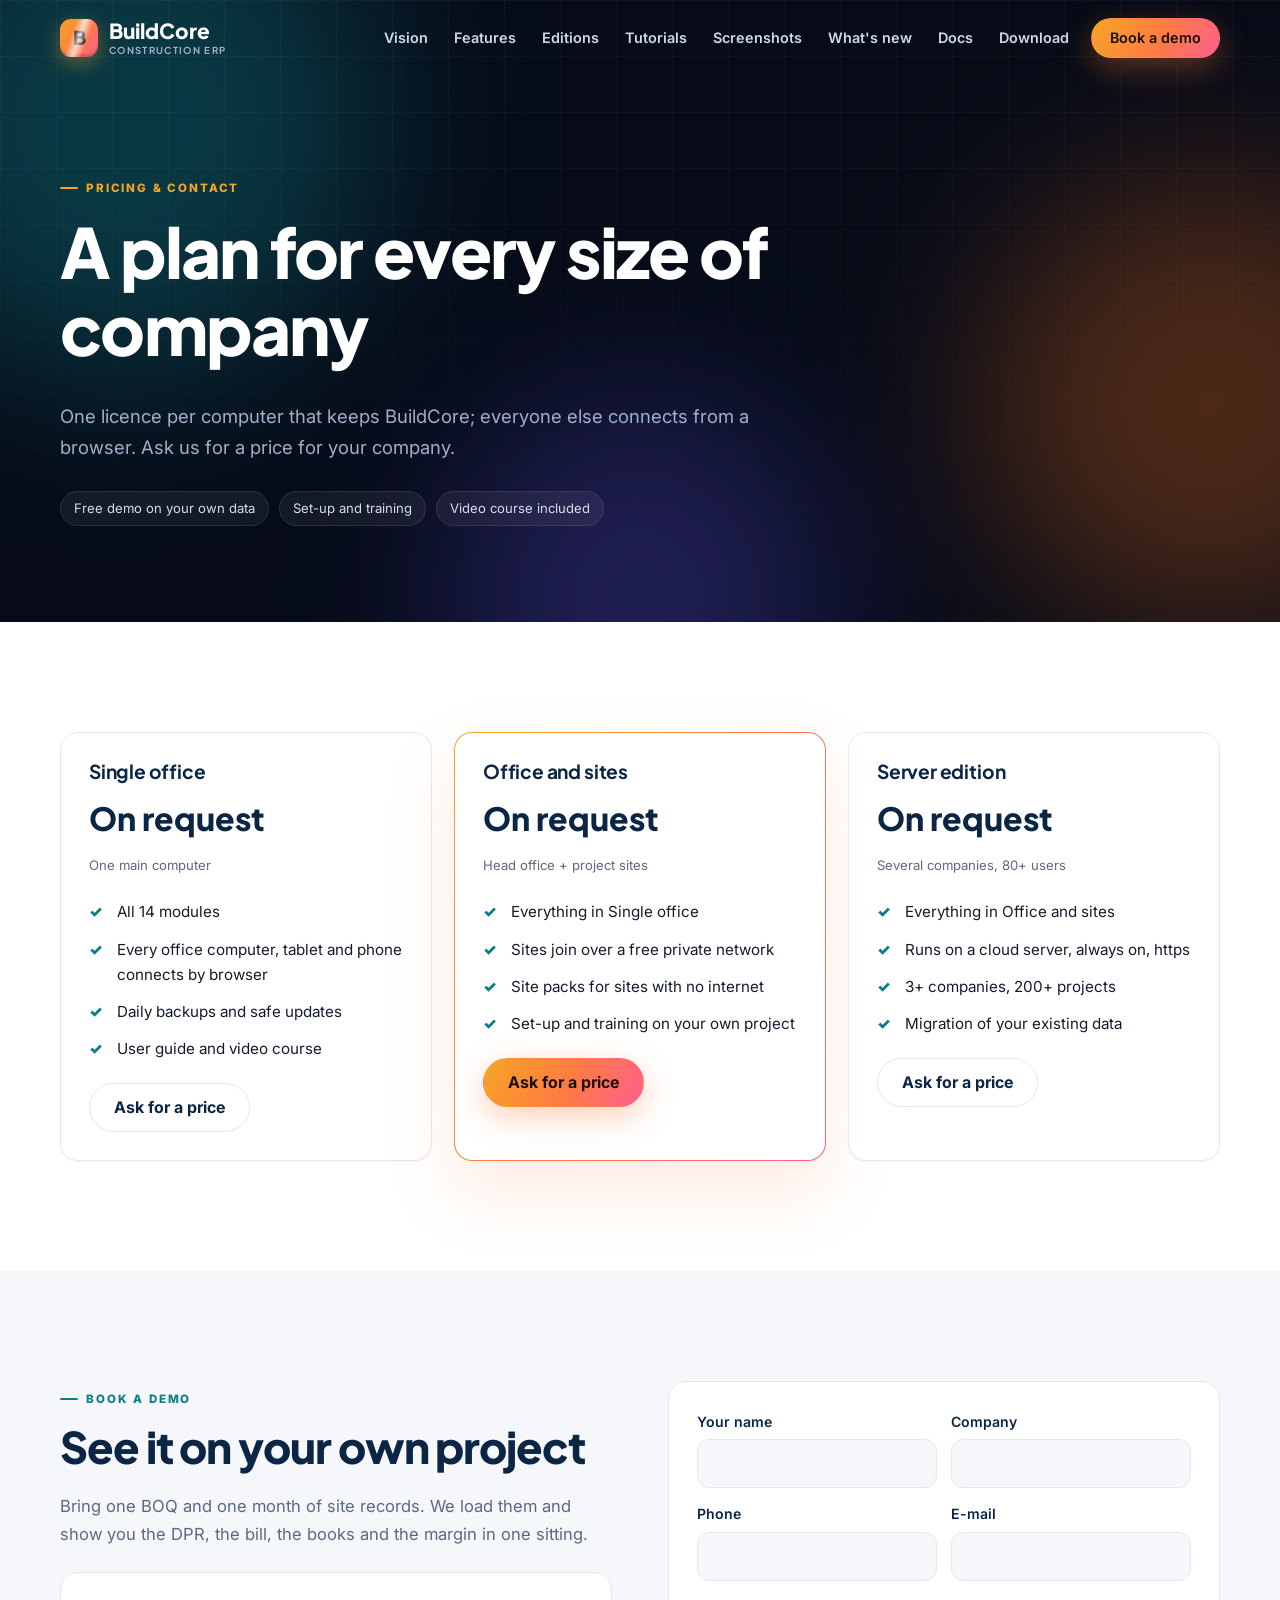
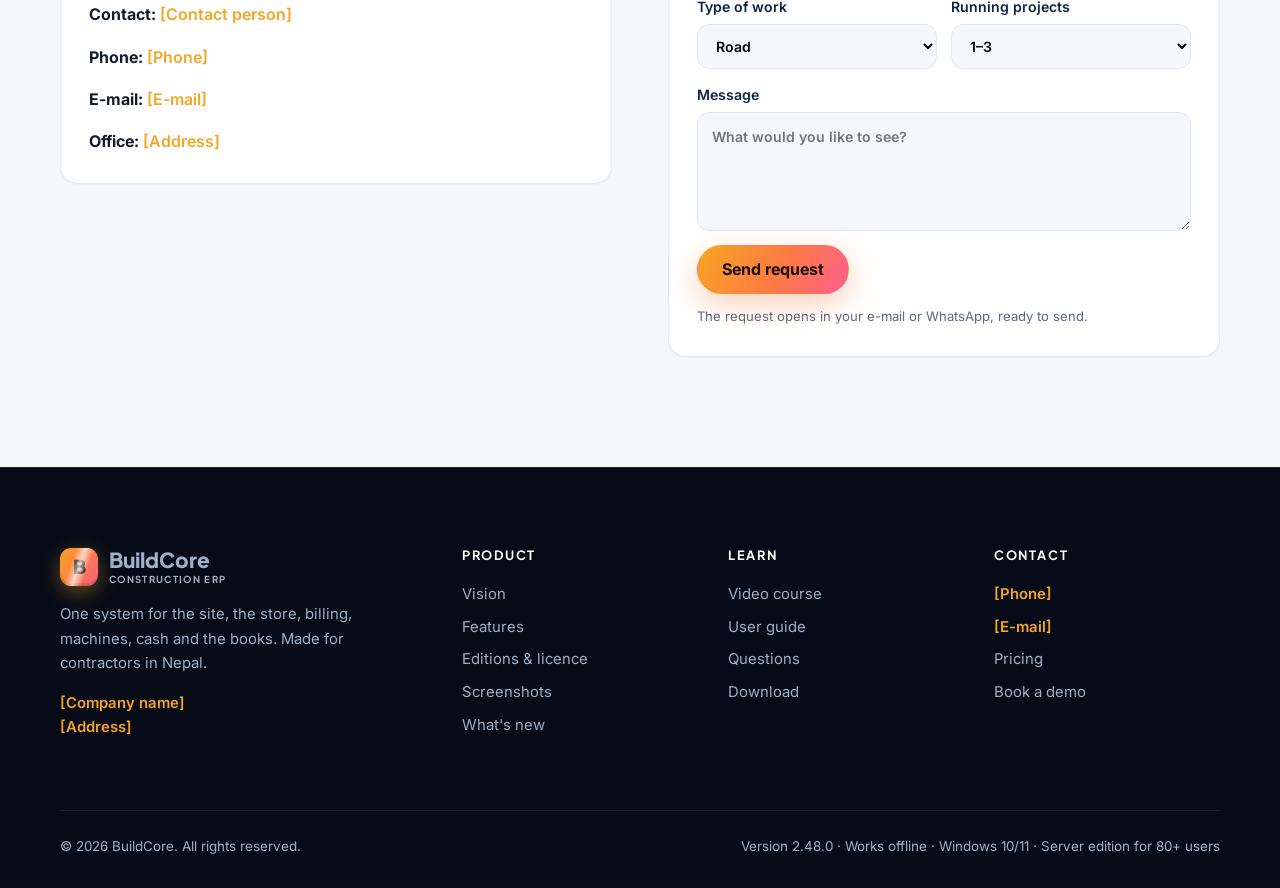
<file: contact.html>
<!doctype html>
<html lang="en">
<head>
<meta charset="utf-8">
<meta name="viewport" content="width=device-width, initial-scale=1">
<title>Pricing & contact – BuildCore</title>
<meta name="description" content="BuildCore plans and demo booking.">
<meta name="theme-color" content="#060b17">
<meta property="og:title" content="Pricing & contact – BuildCore">
<meta property="og:description" content="BuildCore plans and demo booking.">
<meta property="og:image" content="img/dash_full.jpg">
<link rel="icon" href="assets/favicon.svg" type="image/svg+xml">
<link rel="preconnect" href="https://fonts.googleapis.com"><link rel="preconnect" href="https://fonts.gstatic.com" crossorigin>
<link href="https://fonts.googleapis.com/css2?family=Inter:wght@400;500;600;700;800&family=Plus+Jakarta+Sans:wght@600;700;800&display=swap" rel="stylesheet">
<link rel="stylesheet" href="assets/style.css">
<script>document.documentElement.classList.add('js')</script>
</head>
<body>
<div class="sbar"></div>
<header class="top"><div class="wrap">
  <a class="brand" href="index.html"><span class="logo">B</span><span>BuildCore<small>CONSTRUCTION ERP</small></span></a>
  <nav class="nav"><a href="vision.html">Vision</a><a href="features.html">Features</a><a href="editions.html">Editions</a><a href="tutorials.html">Tutorials</a><a href="screenshots.html">Screenshots</a><a href="releases.html">What's new</a><a href="docs.html">Docs</a><a href="download.html">Download</a><a class="btn primary sm" href="contact.html#demo">Book a demo</a></nav>
  <button class="burger" aria-label="Menu">☰</button>
</div></header>
<main>

<div class="page-hero"><div class="blob b1"></div><div class="blob b2"></div><div class="blob b3"></div><div class="gridfx"></div><div class="wrap">
  <span class="tag" data-r>Pricing &amp; contact</span><h1 data-r style="--i:1">A plan for every size of company</h1><p data-r style="--i:2">One licence per computer that keeps BuildCore; everyone else connects from a browser. Ask us for a price for your company.</p><div class="crumbs" data-stagger><span>Free demo on your own data</span><span>Set-up and training</span><span>Video course included</span></div></div></div>
<section><div class="wrap">
  <div class="grid g3" data-stagger>
    <div class="card plan spot"><h3>Single office</h3><div class="price">On request</div><span class="meta">One main computer</span>
      <ul><li>All 14 modules</li><li>Every office computer, tablet and phone connects by browser</li><li>Daily backups and safe updates</li><li>User guide and video course</li></ul>
      <a class="btn line" href="#demo">Ask for a price</a></div>
    <div class="card plan hot spot"><h3>Office and sites</h3><div class="price">On request</div><span class="meta">Head office + project sites</span>
      <ul><li>Everything in Single office</li><li>Sites join over a free private network</li><li>Site packs for sites with no internet</li><li>Set-up and training on your own project</li></ul>
      <a class="btn primary" href="#demo">Ask for a price</a></div>
    <div class="card plan spot"><h3>Server edition</h3><div class="price">On request</div><span class="meta">Several companies, 80+ users</span>
      <ul><li>Everything in Office and sites</li><li>Runs on a cloud server, always on, https</li><li>3+ companies, 200+ projects</li><li>Migration of your existing data</li></ul>
      <a class="btn line" href="#demo">Ask for a price</a></div>
  </div>
</div></section>
<section class="soft" id="demo"><div class="wrap">
  <div class="grid g2" style="gap:56px">
    <div data-r="left"><span class="tag">Book a demo</span><h2>See it on your own project</h2>
      <p class="lead" style="font-size:1.04rem">Bring one BOQ and one month of site records. We load them and show you the DPR, the bill, the books and the margin in one sitting.</p>
      <div class="card" style="margin-top:24px">
        <p style="color:var(--ink)"><b>Contact:</b> <span data-c="contact" class="ph">[Contact person]</span></p>
        <p style="color:var(--ink)"><b>Phone:</b> <a data-c="phone" class="ph" href="#">[Phone]</a></p>
        <p style="color:var(--ink)"><b>E-mail:</b> <a data-c="email" class="ph" href="#">[E-mail]</a></p>
        <p style="margin:0;color:var(--ink)"><b>Office:</b> <span data-c="address" class="ph">[Address]</span></p>
        <a data-c="whatsapp" class="btn teal sm" style="display:none;margin-top:16px" href="#" target="_blank">Chat on WhatsApp</a>
      </div></div>
    <form class="card" id="demo-form" data-r="right">
      <div class="row"><label>Your name<input name="Name" required></label><label>Company<input name="Company" required></label></div>
      <div class="row"><label>Phone<input name="Phone" type="tel" required></label><label>E-mail<input name="E-mail" type="email"></label></div>
      <div class="row"><label>Type of work<select name="Work"><option>Road</option><option>Building</option><option>Hydropower</option><option>Bridge</option><option>Water supply</option><option>Several</option></select></label>
      <label>Running projects<select name="Projects"><option>1–3</option><option>4–10</option><option>11–50</option><option>More than 50</option></select></label></div>
      <label>Message<textarea name="Message" rows="4" placeholder="What would you like to see?"></textarea></label>
      <button class="btn primary" type="submit">Send request</button>
      <p class="meta" style="margin:12px 0 0">The request opens in your e-mail or WhatsApp, ready to send.</p>
    </form>
  </div>
</div></section>

</main>
<footer><div class="wrap">
  <div class="cols">
    <div><a class="brand" href="index.html"><span class="logo">B</span><span>BuildCore<small>CONSTRUCTION ERP</small></span></a>
      <p style="margin-top:16px;max-width:340px">One system for the site, the store, billing, machines, cash and the books. Made for contractors in Nepal.</p>
      <p><span data-c="company" class="ph">[Company name]</span><br><span data-c="address" class="ph">[Address]</span></p></div>
    <div><h4>Product</h4><a href="vision.html">Vision</a><a href="features.html">Features</a><a href="editions.html">Editions &amp; licence</a><a href="screenshots.html">Screenshots</a><a href="releases.html">What's new</a></div>
    <div><h4>Learn</h4><a href="tutorials.html">Video course</a><a href="docs.html">User guide</a><a href="docs.html#faq">Questions</a><a href="download.html">Download</a></div>
    <div><h4>Contact</h4><a data-c="phone" class="ph" href="contact.html">[Phone]</a><a data-c="email" class="ph" href="contact.html">[E-mail]</a><a href="contact.html">Pricing</a><a href="contact.html#demo">Book a demo</a></div>
  </div>
  <div class="legal"><span>© <span data-c="year">2026</span> BuildCore. All rights reserved.</span><span>Version 2.48.0 · Works offline · Windows 10/11 · Server edition for 80+ users</span></div>
</div></footer>
<button class="totop" aria-label="Back to top">↑</button>
<script src="assets/config.js"></script>

<script src="assets/site.js"></script>
</body>
</html>
</file>
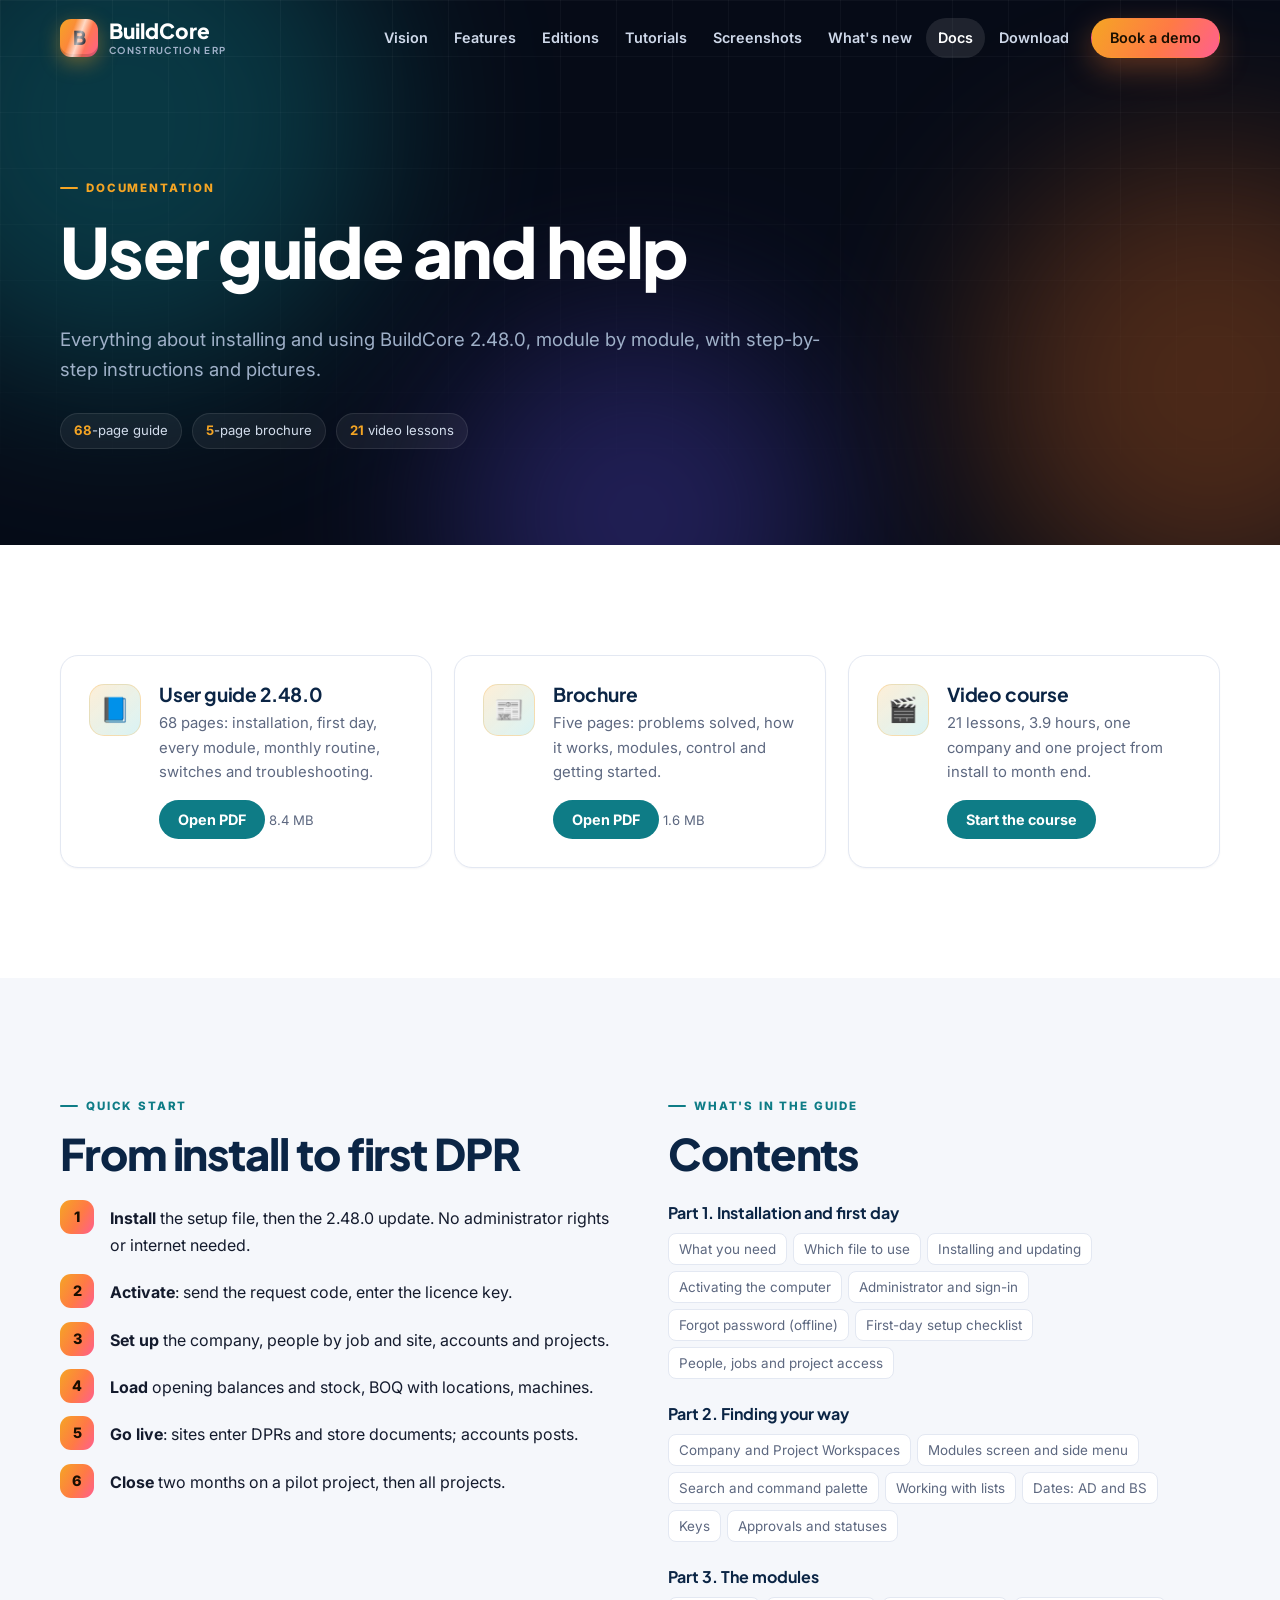
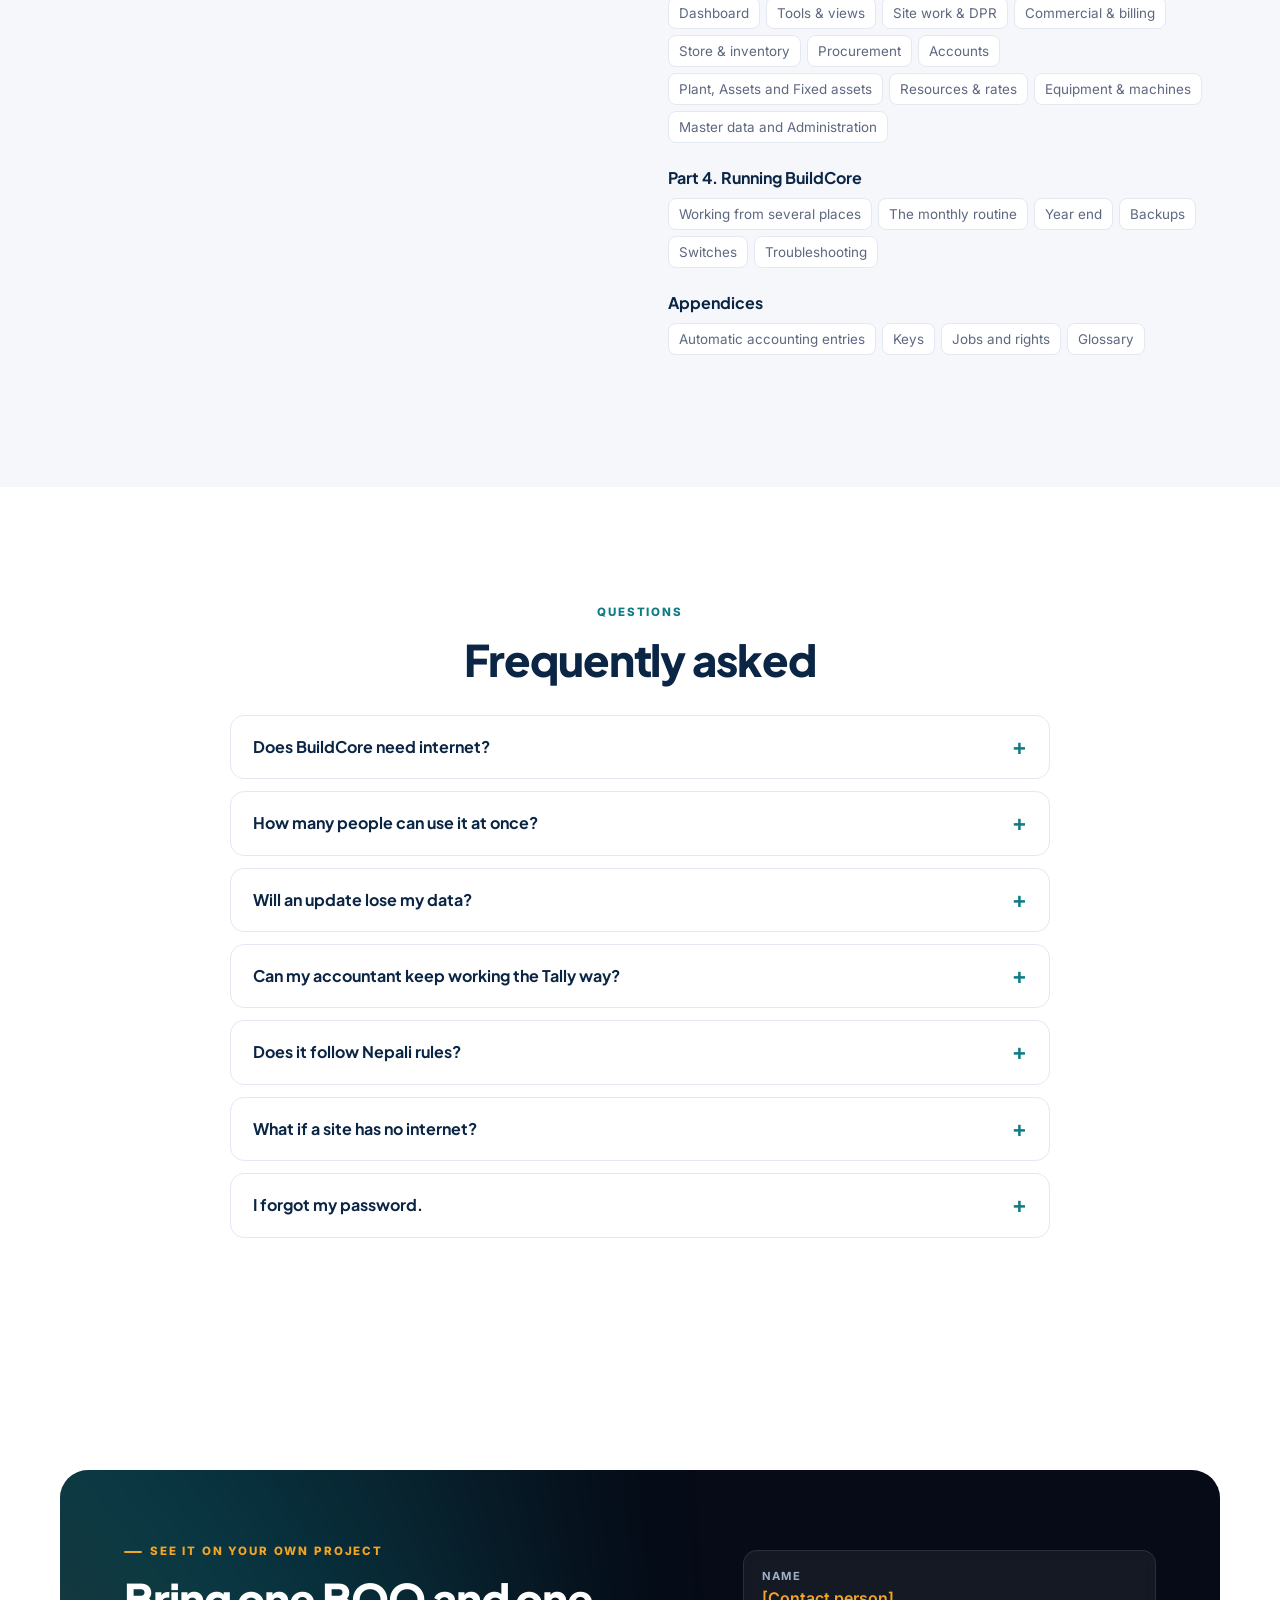
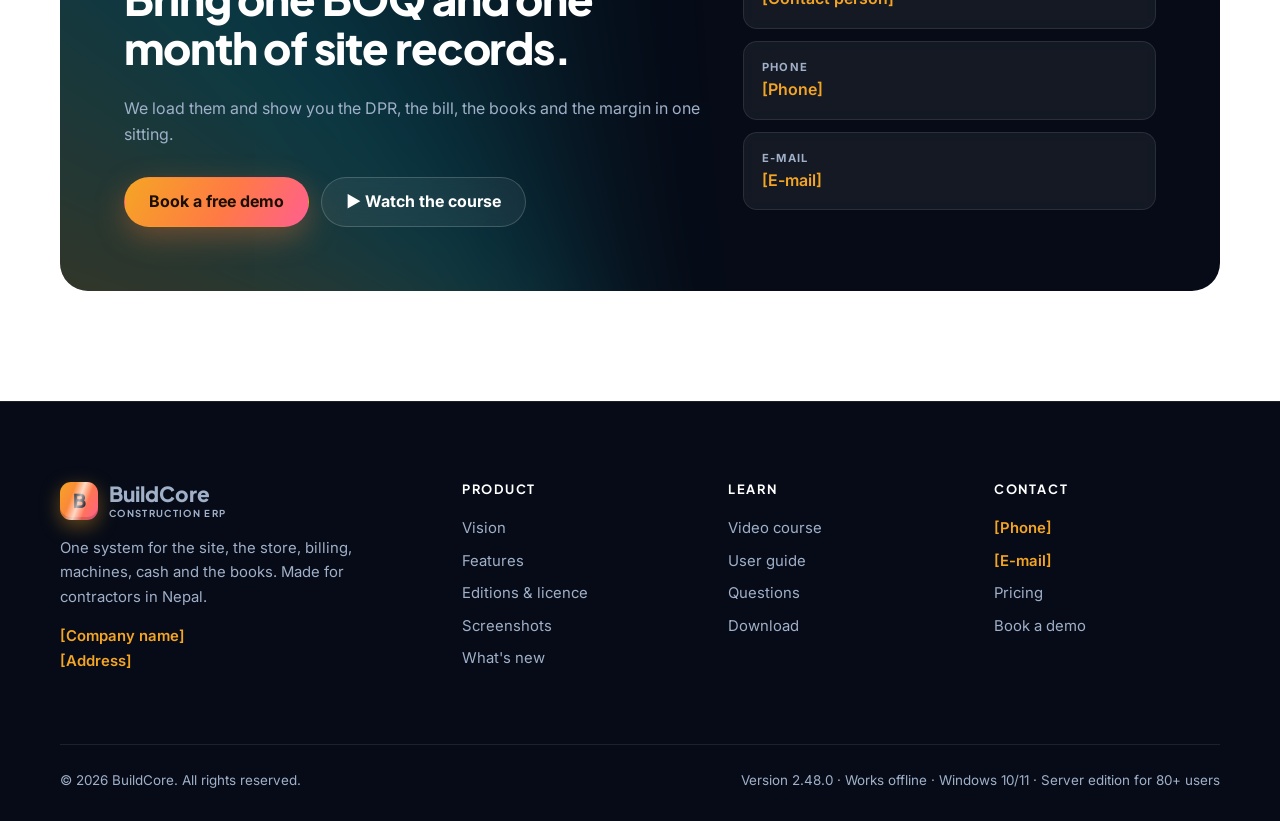
<file: docs.html>
<!doctype html>
<html lang="en">
<head>
<meta charset="utf-8">
<meta name="viewport" content="width=device-width, initial-scale=1">
<title>User guide – BuildCore</title>
<meta name="description" content="BuildCore user guide, brochure, quick start and frequently asked questions.">
<meta name="theme-color" content="#060b17">
<meta property="og:title" content="User guide – BuildCore">
<meta property="og:description" content="BuildCore user guide, brochure, quick start and frequently asked questions.">
<meta property="og:image" content="img/dash_full.jpg">
<link rel="icon" href="assets/favicon.svg" type="image/svg+xml">
<link rel="preconnect" href="https://fonts.googleapis.com"><link rel="preconnect" href="https://fonts.gstatic.com" crossorigin>
<link href="https://fonts.googleapis.com/css2?family=Inter:wght@400;500;600;700;800&family=Plus+Jakarta+Sans:wght@600;700;800&display=swap" rel="stylesheet">
<link rel="stylesheet" href="assets/style.css">
<script>document.documentElement.classList.add('js')</script>
</head>
<body>
<div class="sbar"></div>
<header class="top"><div class="wrap">
  <a class="brand" href="index.html"><span class="logo">B</span><span>BuildCore<small>CONSTRUCTION ERP</small></span></a>
  <nav class="nav"><a href="vision.html">Vision</a><a href="features.html">Features</a><a href="editions.html">Editions</a><a href="tutorials.html">Tutorials</a><a href="screenshots.html">Screenshots</a><a href="releases.html">What's new</a><a href="docs.html" class=on>Docs</a><a href="download.html">Download</a><a class="btn primary sm" href="contact.html#demo">Book a demo</a></nav>
  <button class="burger" aria-label="Menu">☰</button>
</div></header>
<main>

<div class="page-hero"><div class="blob b1"></div><div class="blob b2"></div><div class="blob b3"></div><div class="gridfx"></div><div class="wrap">
  <span class="tag" data-r>Documentation</span><h1 data-r style="--i:1">User guide and help</h1><p data-r style="--i:2">Everything about installing and using BuildCore 2.48.0, module by module, with step-by-step instructions and pictures.</p><div class="crumbs" data-stagger><span><b>68</b>-page guide</span><span><b>5</b>-page brochure</span><span><b>21</b> video lessons</span></div></div></div>
<section><div class="wrap">
  <div class="grid g3" data-stagger>
    <div class="card dl spot"><div class="ico">📘</div><div><h3>User guide 2.48.0</h3><p>68 pages: installation, first day, every module, monthly routine, switches and troubleshooting.</p><a class="btn teal sm" href="downloads/BuildCore_User_Guide_2.48.pdf" target="_blank">Open PDF</a> <span class="meta">8.4 MB</span></div></div>
    <div class="card dl spot"><div class="ico">📰</div><div><h3>Brochure</h3><p>Five pages: problems solved, how it works, modules, control and getting started.</p><a class="btn teal sm" href="downloads/BuildCore_Brochure_2.48.pdf" target="_blank">Open PDF</a> <span class="meta">1.6 MB</span></div></div>
    <div class="card dl spot"><div class="ico">🎬</div><div><h3>Video course</h3><p>21 lessons, 3.9 hours, one company and one project from install to month end.</p><a class="btn teal sm" href="tutorials.html">Start the course</a></div></div>
  </div>
</div></section>
<section class="soft"><div class="wrap">
  <div class="grid g2" style="gap:56px">
    <div data-r="left"><span class="tag">Quick start</span><h2>From install to first DPR</h2>
    <ol class="steps">
      <li><b>Install</b> the setup file, then the 2.48.0 update. No administrator rights or internet needed.</li>
      <li><b>Activate</b>: send the request code, enter the licence key.</li>
      <li><b>Set up</b> the company, people by job and site, accounts and projects.</li>
      <li><b>Load</b> opening balances and stock, BOQ with locations, machines.</li>
      <li><b>Go live</b>: sites enter DPRs and store documents; accounts posts.</li>
      <li><b>Close</b> two months on a pilot project, then all projects.</li>
    </ol></div>
    <div data-r="right"><span class="tag">What's in the guide</span><h2>Contents</h2>
    <div class="toc"><div><b>Part 1. Installation and first day</b><span>What you need</span><span>Which file to use</span><span>Installing and updating</span><span>Activating the computer</span><span>Administrator and sign-in</span><span>Forgot password (offline)</span><span>First-day setup checklist</span><span>People, jobs and project access</span></div><div><b>Part 2. Finding your way</b><span>Company and Project Workspaces</span><span>Modules screen and side menu</span><span>Search and command palette</span><span>Working with lists</span><span>Dates: AD and BS</span><span>Keys</span><span>Approvals and statuses</span></div><div><b>Part 3. The modules</b><span>Dashboard</span><span>Tools & views</span><span>Site work & DPR</span><span>Commercial & billing</span><span>Store & inventory</span><span>Procurement</span><span>Accounts</span><span>Plant, Assets and Fixed assets</span><span>Resources & rates</span><span>Equipment & machines</span><span>Master data and Administration</span></div><div><b>Part 4. Running BuildCore</b><span>Working from several places</span><span>The monthly routine</span><span>Year end</span><span>Backups</span><span>Switches</span><span>Troubleshooting</span></div><div><b>Appendices</b><span>Automatic accounting entries</span><span>Keys</span><span>Jobs and rights</span><span>Glossary</span></div></div></div>
  </div>
</div></section>
<section id="faq"><div class="wrap" style="max-width:860px">
  <div class="center"><span class="tag" data-r>Questions</span><h2 data-r>Frequently asked</h2></div>
  <div style="margin-top:30px" data-stagger><details><summary>Does BuildCore need internet?</summary><p>No. The program and your data stay on your own computer. Internet is only needed to join office and site computers, or for the optional AI assistant.</p></details><details><summary>How many people can use it at once?</summary><p>Everyone in the office connects to the main computer from a browser. For several companies, 200+ projects and 80+ people at once, BuildCore runs as a server edition on a cloud machine.</p></details><details><summary>Will an update lose my data?</summary><p>No. Every update backs up the program first, test-starts BuildCore on a copy of your data, and puts everything back by itself if anything fails. Records, numbers and accounts stay exactly as they were.</p></details><details><summary>Can my accountant keep working the Tally way?</summary><p>Yes. Accounts › Gateway (Tally-style) gives the familiar keys and vouchers (F4–F7, bill-wise, cost centres) on the same books.</p></details><details><summary>Does it follow Nepali rules?</summary><p>It uses the Nepali fiscal year from Shrawan 1, BS dates, VAT and TDS by section, NFRS fixed assets, DoR / DUDBC norms, and FIDIC / PPMO claims.</p></details><details><summary>What if a site has no internet?</summary><p>The site sends a pack file by pen drive or e-mail; head office checks it and loads it into the main data.</p></details><details><summary>I forgot my password.</summary><p>Click Forgot password? on the sign-in screen. Use your recovery code, a reset code from your administrator, or, for the administrator, the master key file or a supplier reset key. It works offline.</p></details></div>
</div></section>
<section><div class="wrap"><div class="cta" data-r="zoom">
  <div><span class="tag">See it on your own project</span><h2>Bring one BOQ and one month of site records.</h2>
  <p>We load them and show you the DPR, the bill, the books and the margin in one sitting.</p>
  <div class="ctas" style="margin-bottom:0"><a class="btn primary" href="contact.html#demo">Book a free demo</a><a class="btn ghost" href="tutorials.html">▶ Watch the course</a></div></div>
  <div class="ct"><div><b>Name</b><span data-c="contact" class="ph">[Contact person]</span></div><div><b>Phone</b><a data-c="phone" class="ph" href="contact.html">[Phone]</a></div><div><b>E-mail</b><a data-c="email" class="ph" href="contact.html">[E-mail]</a></div></div>
</div></div></section>

</main>
<footer><div class="wrap">
  <div class="cols">
    <div><a class="brand" href="index.html"><span class="logo">B</span><span>BuildCore<small>CONSTRUCTION ERP</small></span></a>
      <p style="margin-top:16px;max-width:340px">One system for the site, the store, billing, machines, cash and the books. Made for contractors in Nepal.</p>
      <p><span data-c="company" class="ph">[Company name]</span><br><span data-c="address" class="ph">[Address]</span></p></div>
    <div><h4>Product</h4><a href="vision.html">Vision</a><a href="features.html">Features</a><a href="editions.html">Editions &amp; licence</a><a href="screenshots.html">Screenshots</a><a href="releases.html">What's new</a></div>
    <div><h4>Learn</h4><a href="tutorials.html">Video course</a><a href="docs.html">User guide</a><a href="docs.html#faq">Questions</a><a href="download.html">Download</a></div>
    <div><h4>Contact</h4><a data-c="phone" class="ph" href="contact.html">[Phone]</a><a data-c="email" class="ph" href="contact.html">[E-mail]</a><a href="contact.html">Pricing</a><a href="contact.html#demo">Book a demo</a></div>
  </div>
  <div class="legal"><span>© <span data-c="year">2026</span> BuildCore. All rights reserved.</span><span>Version 2.48.0 · Works offline · Windows 10/11 · Server edition for 80+ users</span></div>
</div></footer>
<button class="totop" aria-label="Back to top">↑</button>
<script src="assets/config.js"></script>

<script src="assets/site.js"></script>
</body>
</html>
</file>
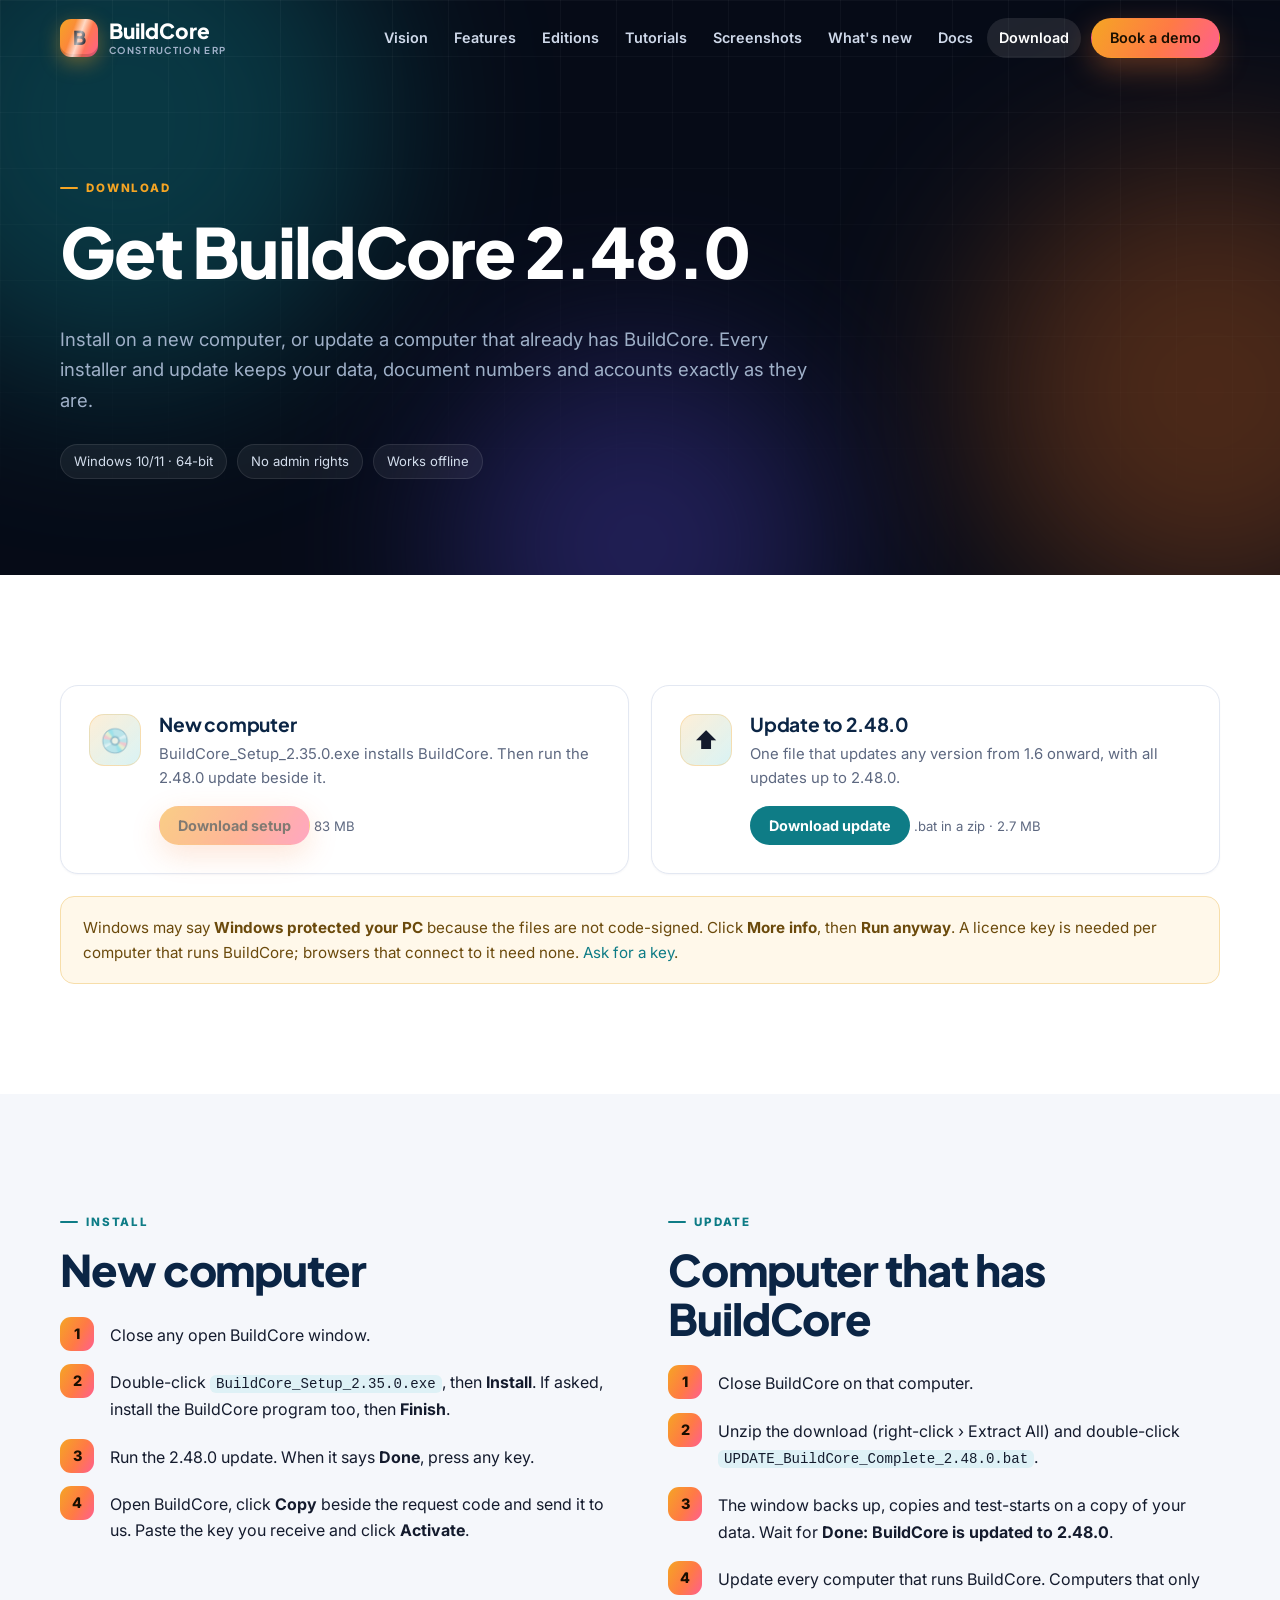
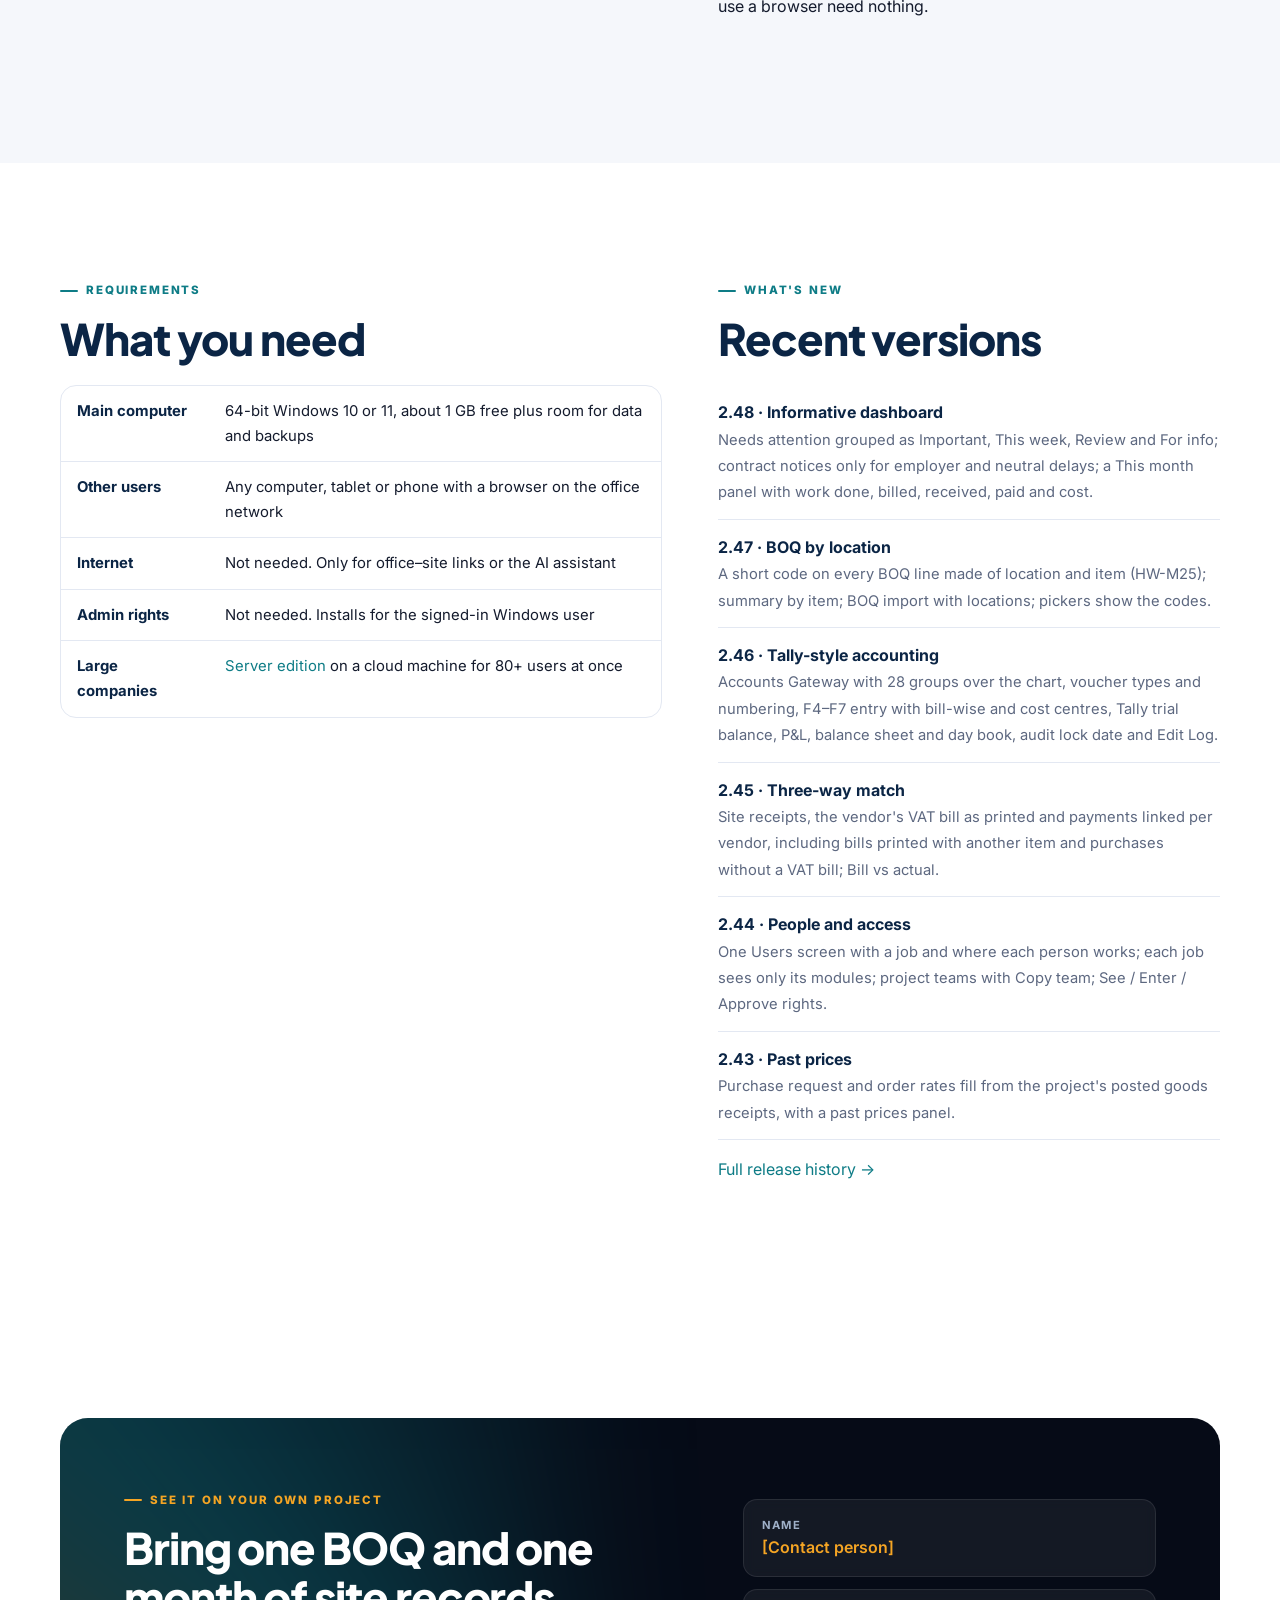
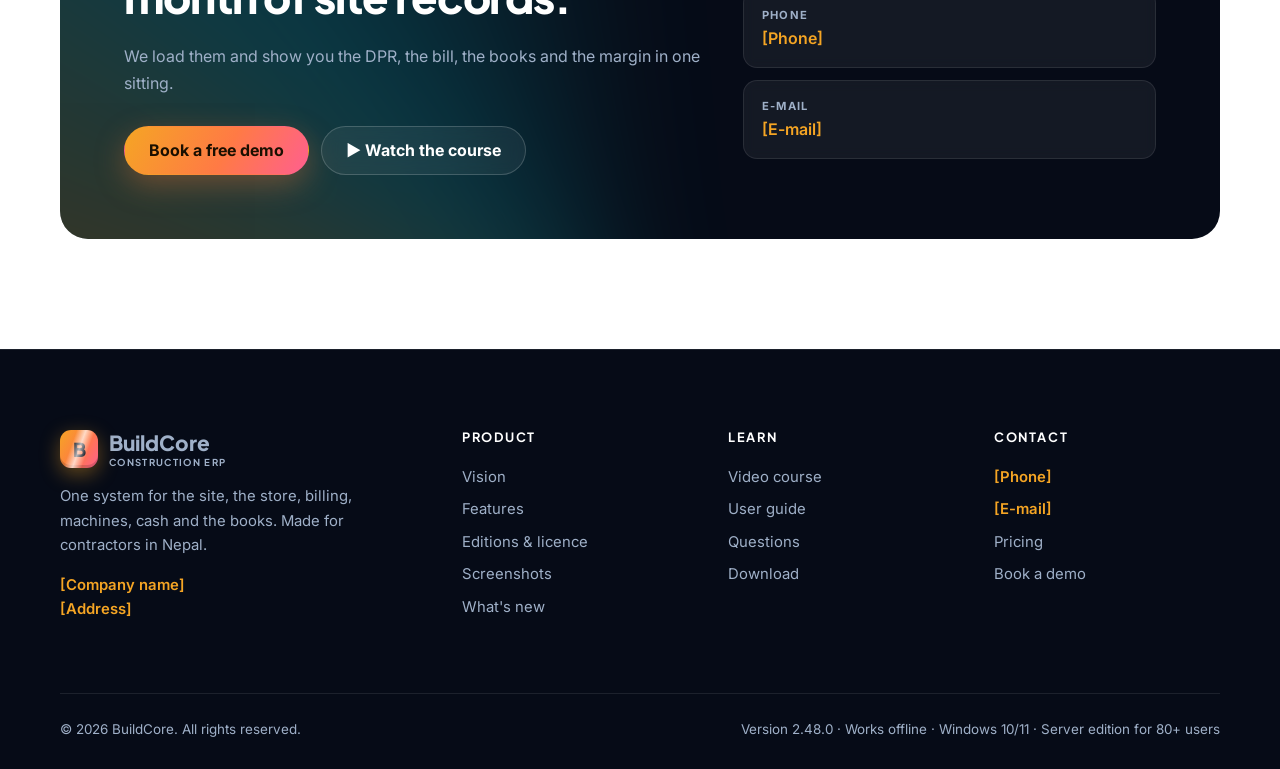
<file: download.html>
<!doctype html>
<html lang="en">
<head>
<meta charset="utf-8">
<meta name="viewport" content="width=device-width, initial-scale=1">
<title>Download – BuildCore</title>
<meta name="description" content="Download the BuildCore installer and the 2.48.0 update.">
<meta name="theme-color" content="#060b17">
<meta property="og:title" content="Download – BuildCore">
<meta property="og:description" content="Download the BuildCore installer and the 2.48.0 update.">
<meta property="og:image" content="img/dash_full.jpg">
<link rel="icon" href="assets/favicon.svg" type="image/svg+xml">
<link rel="preconnect" href="https://fonts.googleapis.com"><link rel="preconnect" href="https://fonts.gstatic.com" crossorigin>
<link href="https://fonts.googleapis.com/css2?family=Inter:wght@400;500;600;700;800&family=Plus+Jakarta+Sans:wght@600;700;800&display=swap" rel="stylesheet">
<link rel="stylesheet" href="assets/style.css">
<script>document.documentElement.classList.add('js')</script>
</head>
<body>
<div class="sbar"></div>
<header class="top"><div class="wrap">
  <a class="brand" href="index.html"><span class="logo">B</span><span>BuildCore<small>CONSTRUCTION ERP</small></span></a>
  <nav class="nav"><a href="vision.html">Vision</a><a href="features.html">Features</a><a href="editions.html">Editions</a><a href="tutorials.html">Tutorials</a><a href="screenshots.html">Screenshots</a><a href="releases.html">What's new</a><a href="docs.html">Docs</a><a href="download.html" class=on>Download</a><a class="btn primary sm" href="contact.html#demo">Book a demo</a></nav>
  <button class="burger" aria-label="Menu">☰</button>
</div></header>
<main>

<div class="page-hero"><div class="blob b1"></div><div class="blob b2"></div><div class="blob b3"></div><div class="gridfx"></div><div class="wrap">
  <span class="tag" data-r>Download</span><h1 data-r style="--i:1">Get BuildCore 2.48.0</h1><p data-r style="--i:2">Install on a new computer, or update a computer that already has BuildCore. Every installer and update keeps your data, document numbers and accounts exactly as they are.</p><div class="crumbs" data-stagger><span>Windows 10/11 · 64-bit</span><span>No admin rights</span><span>Works offline</span></div></div></div>
<section><div class="wrap">
  <div class="grid g2" data-stagger>
    <div class="card dl spot"><div class="ico">💿</div><div><h3>New computer</h3><p>BuildCore_Setup_2.35.0.exe installs BuildCore. Then run the 2.48.0 update beside it.</p>
      <a class="btn primary sm off" data-c="setup" href="#">Download setup</a> <span class="meta">83 MB</span></div></div>
    <div class="card dl spot"><div class="ico">⬆️</div><div><h3>Update to 2.48.0</h3><p>One file that updates any version from 1.6 onward, with all updates up to 2.48.0.</p>
      <a class="btn teal sm" href="downloads/UPDATE_BuildCore_Complete_2.48.0_bat.zip">Download update</a> <span class="meta">.bat in a zip · 2.7 MB</span></div></div>
  </div>
  <div class="note" style="margin-top:22px" data-r>Windows may say <b>Windows protected your PC</b> because the files are not code-signed. Click <b>More info</b>, then <b>Run anyway</b>. A licence key is needed per computer that runs BuildCore; browsers that connect to it need none. <a href="contact.html">Ask for a key</a>.</div>
</div></section>
<section class="soft"><div class="wrap">
  <div class="grid g2" style="gap:56px">
    <div data-r="left"><span class="tag">Install</span><h2>New computer</h2><ol class="steps">
      <li>Close any open BuildCore window.</li>
      <li>Double-click <code>BuildCore_Setup_2.35.0.exe</code>, then <b>Install</b>. If asked, install the BuildCore program too, then <b>Finish</b>.</li>
      <li>Run the 2.48.0 update. When it says <b>Done</b>, press any key.</li>
      <li>Open BuildCore, click <b>Copy</b> beside the request code and send it to us. Paste the key you receive and click <b>Activate</b>.</li>
    </ol></div>
    <div data-r="right"><span class="tag">Update</span><h2>Computer that has BuildCore</h2><ol class="steps">
      <li>Close BuildCore on that computer.</li>
      <li>Unzip the download (right-click › Extract All) and double-click <code>UPDATE_BuildCore_Complete_2.48.0.bat</code>.</li>
      <li>The window backs up, copies and test-starts on a copy of your data. Wait for <b>Done: BuildCore is updated to 2.48.0</b>.</li>
      <li>Update every computer that runs BuildCore. Computers that only use a browser need nothing.</li>
    </ol></div>
  </div>
</div></section>
<section><div class="wrap">
  <div class="grid g2" style="gap:56px">
    <div data-r="left"><span class="tag">Requirements</span><h2>What you need</h2>
    <div class="tbl"><table><tbody>
      <tr><th>Main computer</th><td>64-bit Windows 10 or 11, about 1 GB free plus room for data and backups</td></tr>
      <tr><th>Other users</th><td>Any computer, tablet or phone with a browser on the office network</td></tr>
      <tr><th>Internet</th><td>Not needed. Only for office–site links or the AI assistant</td></tr>
      <tr><th>Admin rights</th><td>Not needed. Installs for the signed-in Windows user</td></tr>
      <tr><th>Large companies</th><td><a href="editions.html">Server edition</a> on a cloud machine for 80+ users at once</td></tr>
    </table></div></div>
    <div id="releases" data-r="right"><span class="tag">What's new</span><h2>Recent versions</h2>
    <div class="rel"><b>2.48 · Informative dashboard</b><span>Needs attention grouped as Important, This week, Review and For info; contract notices only for employer and neutral delays; a This month panel with work done, billed, received, paid and cost.</span></div><div class="rel"><b>2.47 · BOQ by location</b><span>A short code on every BOQ line made of location and item (HW-M25); summary by item; BOQ import with locations; pickers show the codes.</span></div><div class="rel"><b>2.46 · Tally-style accounting</b><span>Accounts Gateway with 28 groups over the chart, voucher types and numbering, F4–F7 entry with bill-wise and cost centres, Tally trial balance, P&L, balance sheet and day book, audit lock date and Edit Log.</span></div><div class="rel"><b>2.45 · Three-way match</b><span>Site receipts, the vendor's VAT bill as printed and payments linked per vendor, including bills printed with another item and purchases without a VAT bill; Bill vs actual.</span></div><div class="rel"><b>2.44 · People and access</b><span>One Users screen with a job and where each person works; each job sees only its modules; project teams with Copy team; See / Enter / Approve rights.</span></div><div class="rel"><b>2.43 · Past prices</b><span>Purchase request and order rates fill from the project's posted goods receipts, with a past prices panel.</span></div>
    <p style="margin-top:16px"><a href="releases.html">Full release history →</a></p></div>
  </div>
</div></section>
<section><div class="wrap"><div class="cta" data-r="zoom">
  <div><span class="tag">See it on your own project</span><h2>Bring one BOQ and one month of site records.</h2>
  <p>We load them and show you the DPR, the bill, the books and the margin in one sitting.</p>
  <div class="ctas" style="margin-bottom:0"><a class="btn primary" href="contact.html#demo">Book a free demo</a><a class="btn ghost" href="tutorials.html">▶ Watch the course</a></div></div>
  <div class="ct"><div><b>Name</b><span data-c="contact" class="ph">[Contact person]</span></div><div><b>Phone</b><a data-c="phone" class="ph" href="contact.html">[Phone]</a></div><div><b>E-mail</b><a data-c="email" class="ph" href="contact.html">[E-mail]</a></div></div>
</div></div></section>

</main>
<footer><div class="wrap">
  <div class="cols">
    <div><a class="brand" href="index.html"><span class="logo">B</span><span>BuildCore<small>CONSTRUCTION ERP</small></span></a>
      <p style="margin-top:16px;max-width:340px">One system for the site, the store, billing, machines, cash and the books. Made for contractors in Nepal.</p>
      <p><span data-c="company" class="ph">[Company name]</span><br><span data-c="address" class="ph">[Address]</span></p></div>
    <div><h4>Product</h4><a href="vision.html">Vision</a><a href="features.html">Features</a><a href="editions.html">Editions &amp; licence</a><a href="screenshots.html">Screenshots</a><a href="releases.html">What's new</a></div>
    <div><h4>Learn</h4><a href="tutorials.html">Video course</a><a href="docs.html">User guide</a><a href="docs.html#faq">Questions</a><a href="download.html">Download</a></div>
    <div><h4>Contact</h4><a data-c="phone" class="ph" href="contact.html">[Phone]</a><a data-c="email" class="ph" href="contact.html">[E-mail]</a><a href="contact.html">Pricing</a><a href="contact.html#demo">Book a demo</a></div>
  </div>
  <div class="legal"><span>© <span data-c="year">2026</span> BuildCore. All rights reserved.</span><span>Version 2.48.0 · Works offline · Windows 10/11 · Server edition for 80+ users</span></div>
</div></footer>
<button class="totop" aria-label="Back to top">↑</button>
<script src="assets/config.js"></script>

<script src="assets/site.js"></script>
</body>
</html>
</file>
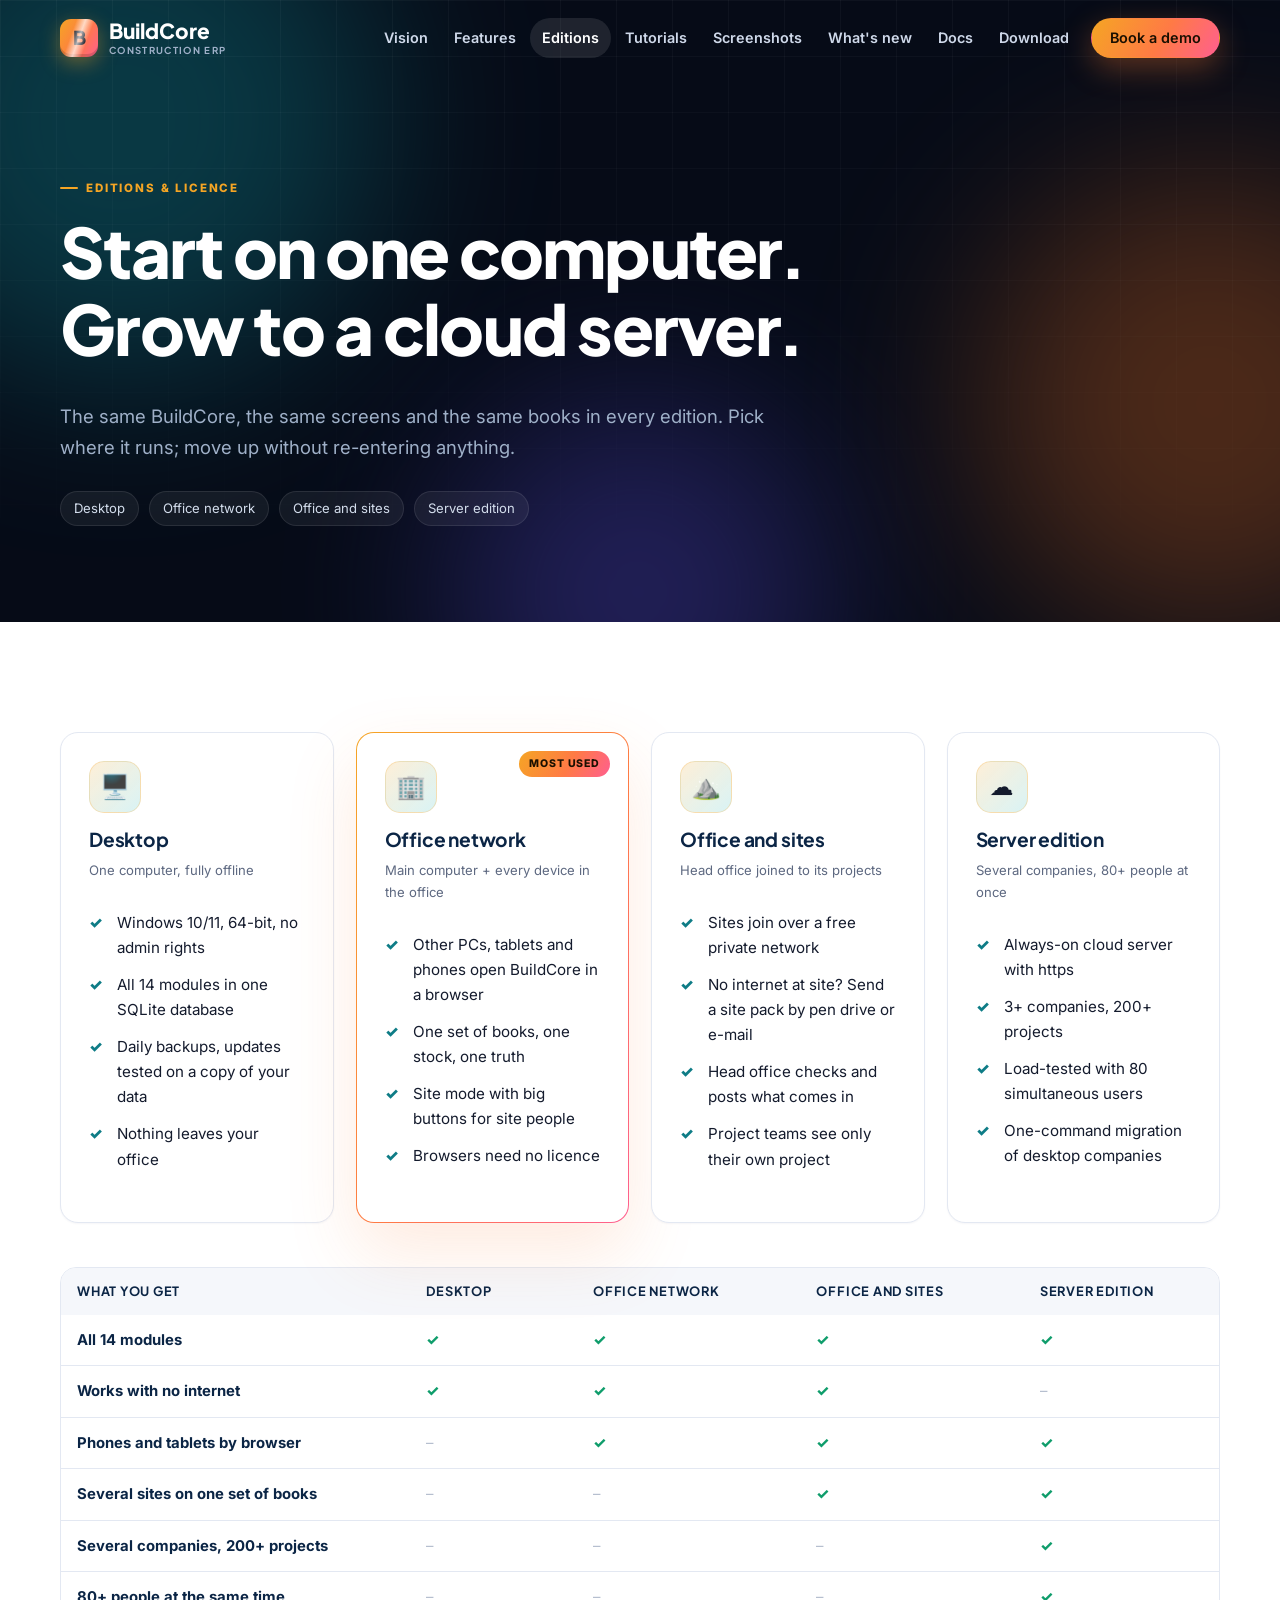
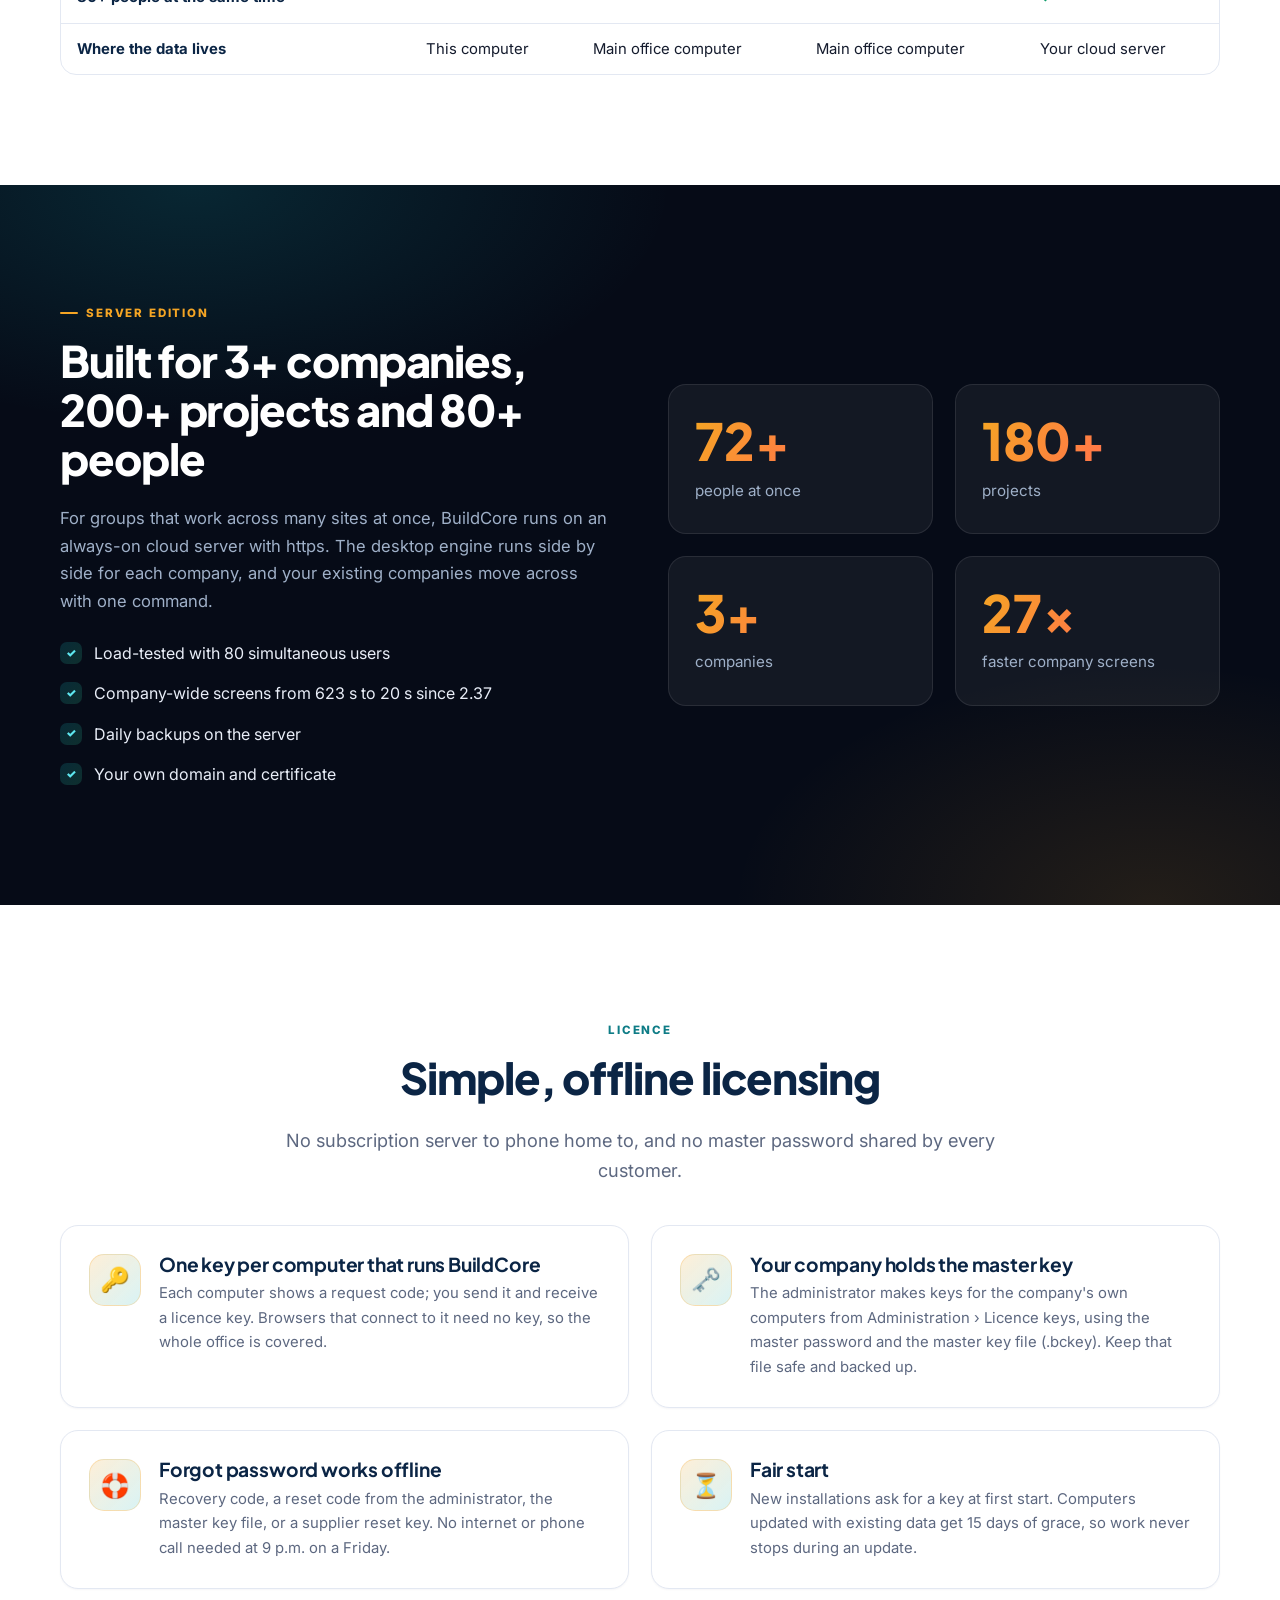
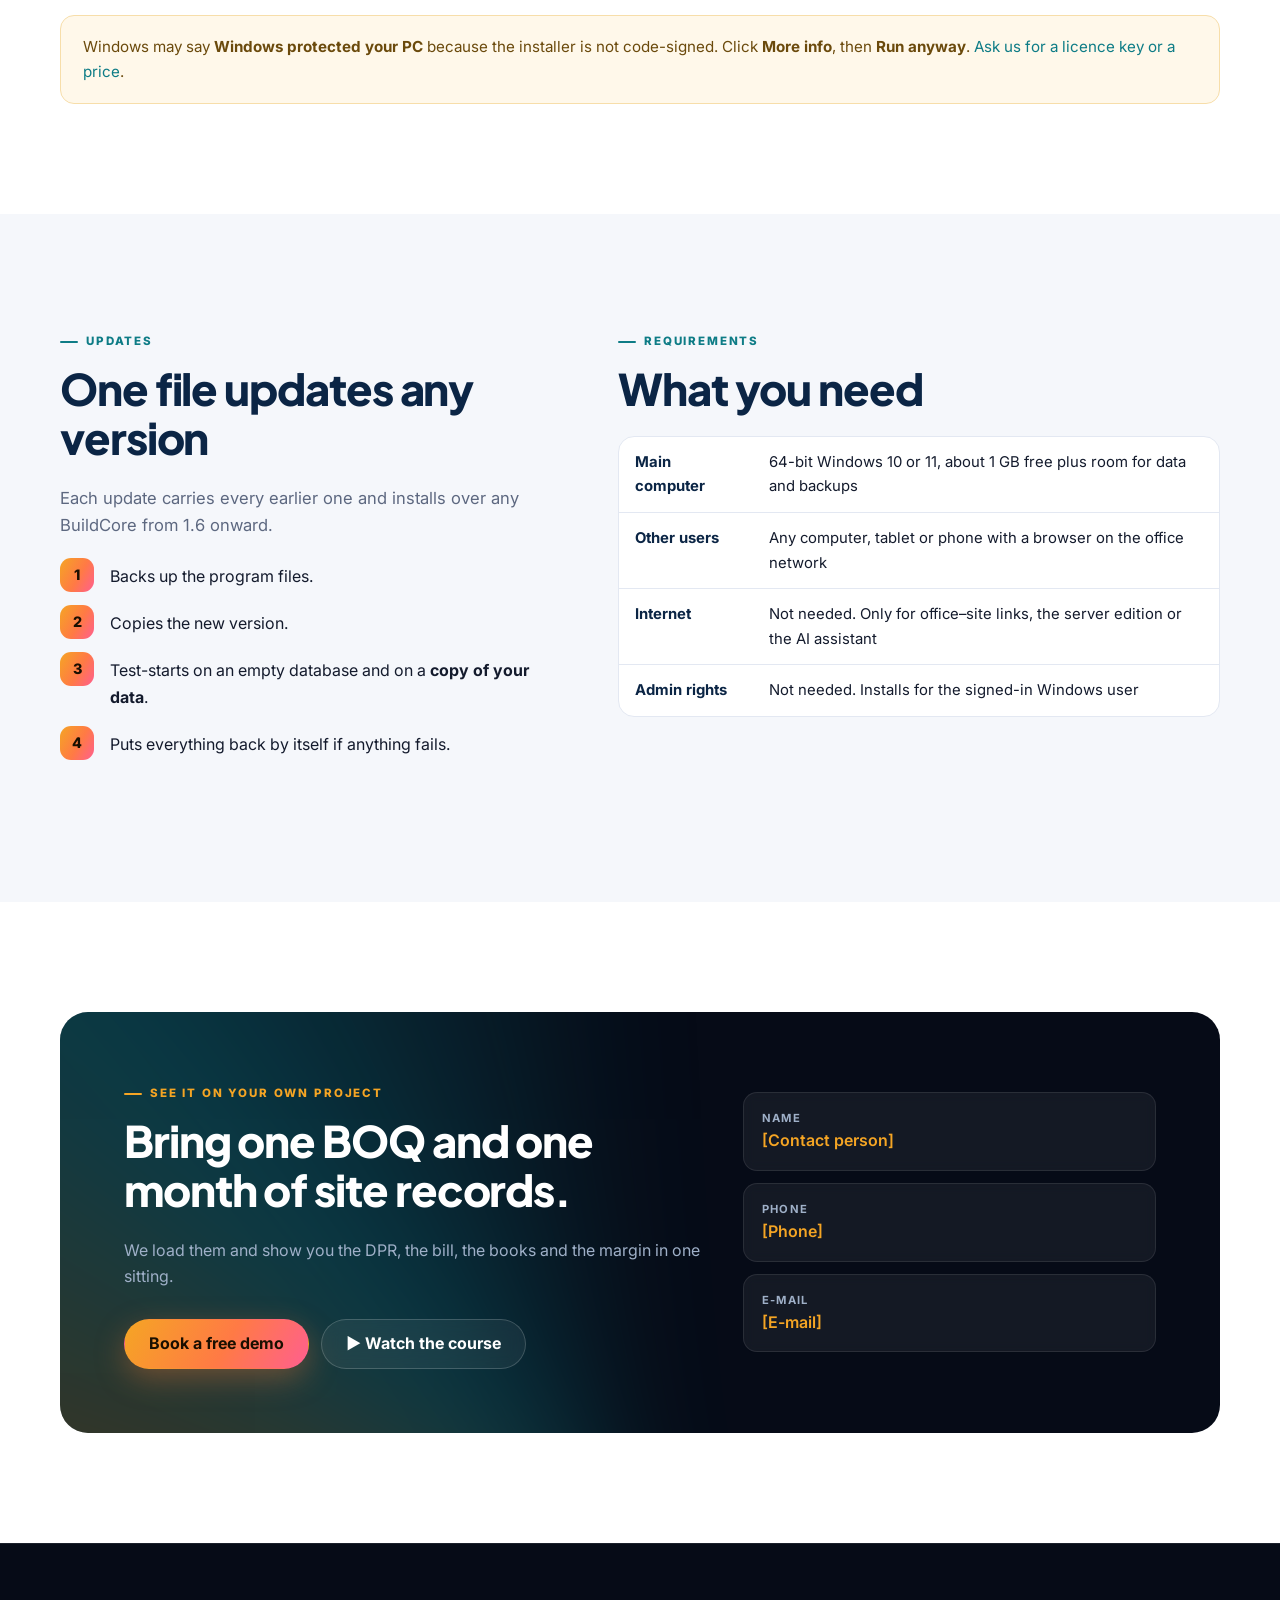
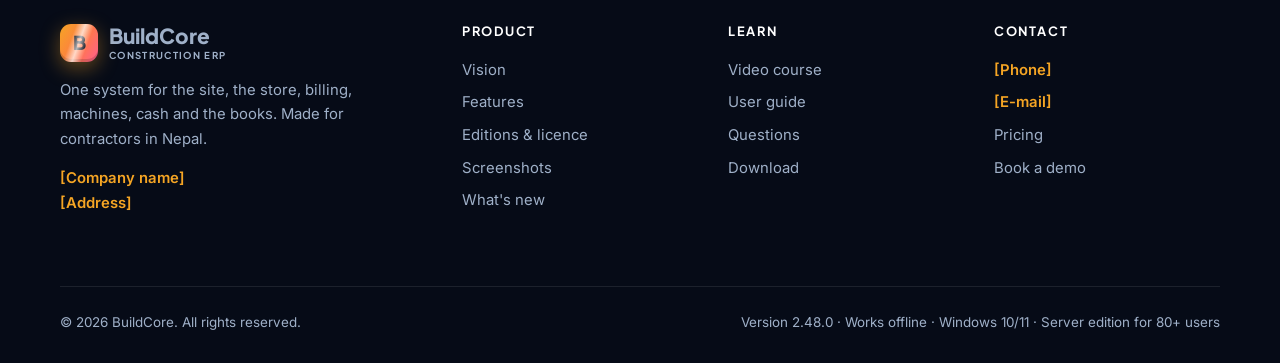
<file: editions.html>
<!doctype html>
<html lang="en">
<head>
<meta charset="utf-8">
<meta name="viewport" content="width=device-width, initial-scale=1">
<title>Editions & licence – BuildCore</title>
<meta name="description" content="Desktop, office network, office and sites, and server edition for 80+ users; offline per-computer licensing.">
<meta name="theme-color" content="#060b17">
<meta property="og:title" content="Editions & licence – BuildCore">
<meta property="og:description" content="Desktop, office network, office and sites, and server edition for 80+ users; offline per-computer licensing.">
<meta property="og:image" content="img/dash_full.jpg">
<link rel="icon" href="assets/favicon.svg" type="image/svg+xml">
<link rel="preconnect" href="https://fonts.googleapis.com"><link rel="preconnect" href="https://fonts.gstatic.com" crossorigin>
<link href="https://fonts.googleapis.com/css2?family=Inter:wght@400;500;600;700;800&family=Plus+Jakarta+Sans:wght@600;700;800&display=swap" rel="stylesheet">
<link rel="stylesheet" href="assets/style.css">
<script>document.documentElement.classList.add('js')</script>
</head>
<body>
<div class="sbar"></div>
<header class="top"><div class="wrap">
  <a class="brand" href="index.html"><span class="logo">B</span><span>BuildCore<small>CONSTRUCTION ERP</small></span></a>
  <nav class="nav"><a href="vision.html">Vision</a><a href="features.html">Features</a><a href="editions.html" class=on>Editions</a><a href="tutorials.html">Tutorials</a><a href="screenshots.html">Screenshots</a><a href="releases.html">What's new</a><a href="docs.html">Docs</a><a href="download.html">Download</a><a class="btn primary sm" href="contact.html#demo">Book a demo</a></nav>
  <button class="burger" aria-label="Menu">☰</button>
</div></header>
<main>

<div class="page-hero"><div class="blob b1"></div><div class="blob b2"></div><div class="blob b3"></div><div class="gridfx"></div><div class="wrap">
  <span class="tag" data-r>Editions &amp; licence</span><h1 data-r style="--i:1">Start on one computer. Grow to a cloud server.</h1><p data-r style="--i:2">The same BuildCore, the same screens and the same books in every edition. Pick where it runs; move up without re-entering anything.</p><div class="crumbs" data-stagger><span>Desktop</span><span>Office network</span><span>Office and sites</span><span>Server edition</span></div></div></div>
<section><div class="wrap">
  <div class="grid g4" data-stagger><div class="card ed spot"><div class="ico">🖥️</div><h3>Desktop</h3><div class="meta">One computer, fully offline</div><ul class=""><li>Windows 10/11, 64-bit, no admin rights</li><li>All 14 modules in one SQLite database</li><li>Daily backups, updates tested on a copy of your data</li><li>Nothing leaves your office</li></ul></div><div class="card ed spot hot"><span class=badge>MOST USED</span><div class="ico">🏢</div><h3>Office network</h3><div class="meta">Main computer + every device in the office</div><ul class=""><li>Other PCs, tablets and phones open BuildCore in a browser</li><li>One set of books, one stock, one truth</li><li>Site mode with big buttons for site people</li><li>Browsers need no licence</li></ul></div><div class="card ed spot"><div class="ico">⛰️</div><h3>Office and sites</h3><div class="meta">Head office joined to its projects</div><ul class=""><li>Sites join over a free private network</li><li>No internet at site? Send a site pack by pen drive or e-mail</li><li>Head office checks and posts what comes in</li><li>Project teams see only their own project</li></ul></div><div class="card ed spot"><div class="ico">☁️</div><h3>Server edition</h3><div class="meta">Several companies, 80+ people at once</div><ul class=""><li>Always-on cloud server with https</li><li>3+ companies, 200+ projects</li><li>Load-tested with 80 simultaneous users</li><li>One-command migration of desktop companies</li></ul></div></div>
  <div class="tbl" style="margin-top:44px" data-r><table><thead><tr><th>What you get</th><th>Desktop</th><th>Office network</th><th>Office and sites</th><th>Server edition</th></tr></thead><tbody>
  <tr><th>All 14 modules</th><td><span class="yes">✓</span></td><td><span class="yes">✓</span></td><td><span class="yes">✓</span></td><td><span class="yes">✓</span></td></tr><tr><th>Works with no internet</th><td><span class="yes">✓</span></td><td><span class="yes">✓</span></td><td><span class="yes">✓</span></td><td><span class="no">–</span></td></tr><tr><th>Phones and tablets by browser</th><td><span class="no">–</span></td><td><span class="yes">✓</span></td><td><span class="yes">✓</span></td><td><span class="yes">✓</span></td></tr><tr><th>Several sites on one set of books</th><td><span class="no">–</span></td><td><span class="no">–</span></td><td><span class="yes">✓</span></td><td><span class="yes">✓</span></td></tr><tr><th>Several companies, 200+ projects</th><td><span class="no">–</span></td><td><span class="no">–</span></td><td><span class="no">–</span></td><td><span class="yes">✓</span></td></tr><tr><th>80+ people at the same time</th><td><span class="no">–</span></td><td><span class="no">–</span></td><td><span class="no">–</span></td><td><span class="yes">✓</span></td></tr><tr><th>Where the data lives</th><td>This computer</td><td>Main office computer</td><td>Main office computer</td><td>Your cloud server</td></tr>
  </tbody></table></div>
</div></section>
<section class="dark glow"><div class="wrap">
  <div class="grid g2" style="gap:56px;align-items:center">
    <div data-r="left"><span class="tag">Server edition</span><h2>Built for 3+ companies, 200+ projects and 80+ people</h2>
    <p class="lead" style="font-size:1.04rem">For groups that work across many sites at once, BuildCore runs on an always-on cloud server with https. The desktop engine runs side by side for each company, and your existing companies move across with one command.</p>
    <ul class="check"><li>Load-tested with 80 simultaneous users</li><li>Company-wide screens from 623 s to 20 s since 2.37</li><li>Daily backups on the server</li><li>Your own domain and certificate</li></ul></div>
    <div class="grid g2" data-stagger>
      <div class="stat"><b data-count="80" data-suf="+">80+</b><span>people at once</span></div>
      <div class="stat"><b data-count="200" data-suf="+">200+</b><span>projects</span></div>
      <div class="stat"><b data-count="3" data-suf="+">3+</b><span>companies</span></div>
      <div class="stat"><b data-count="30" data-suf="×">30×</b><span>faster company screens</span></div>
    </div>
  </div>
</div></section>
<section><div class="wrap">
  <div class="center"><span class="tag" data-r>Licence</span><h2 data-r>Simple, offline licensing</h2><p class="lead" data-r>No subscription server to phone home to, and no master password shared by every customer.</p></div>
  <div class="grid g2" style="margin-top:40px" data-stagger><div class="card dl spot"><div class="ico">🔑</div><div><h3>One key per computer that runs BuildCore</h3><p style="margin:0">Each computer shows a request code; you send it and receive a licence key. Browsers that connect to it need no key, so the whole office is covered.</p></div></div><div class="card dl spot"><div class="ico">🗝️</div><div><h3>Your company holds the master key</h3><p style="margin:0">The administrator makes keys for the company's own computers from Administration › Licence keys, using the master password and the master key file (.bckey). Keep that file safe and backed up.</p></div></div><div class="card dl spot"><div class="ico">🛟</div><div><h3>Forgot password works offline</h3><p style="margin:0">Recovery code, a reset code from the administrator, the master key file, or a supplier reset key. No internet or phone call needed at 9 p.m. on a Friday.</p></div></div><div class="card dl spot"><div class="ico">⏳</div><div><h3>Fair start</h3><p style="margin:0">New installations ask for a key at first start. Computers updated with existing data get 15 days of grace, so work never stops during an update.</p></div></div></div>
  <div class="note" style="margin-top:26px" data-r>Windows may say <b>Windows protected your PC</b> because the installer is not code-signed. Click <b>More info</b>, then <b>Run anyway</b>. <a href="contact.html">Ask us for a licence key or a price</a>.</div>
</div></section>
<section class="soft"><div class="wrap">
  <div class="grid g2" style="gap:56px">
    <div data-r="left"><span class="tag">Updates</span><h2>One file updates any version</h2>
    <p class="lead" style="font-size:1.04rem">Each update carries every earlier one and installs over any BuildCore from 1.6 onward.</p>
    <ol class="steps"><li>Backs up the program files.</li><li>Copies the new version.</li><li>Test-starts on an empty database and on a <b>copy of your data</b>.</li><li>Puts everything back by itself if anything fails.</li></ol></div>
    <div data-r="right"><span class="tag">Requirements</span><h2>What you need</h2>
    <div class="tbl"><table><tbody>
      <tr><th>Main computer</th><td>64-bit Windows 10 or 11, about 1 GB free plus room for data and backups</td></tr>
      <tr><th>Other users</th><td>Any computer, tablet or phone with a browser on the office network</td></tr>
      <tr><th>Internet</th><td>Not needed. Only for office–site links, the server edition or the AI assistant</td></tr>
      <tr><th>Admin rights</th><td>Not needed. Installs for the signed-in Windows user</td></tr>
    </tbody></table></div></div>
  </div>
</div></section>
<section><div class="wrap"><div class="cta" data-r="zoom">
  <div><span class="tag">See it on your own project</span><h2>Bring one BOQ and one month of site records.</h2>
  <p>We load them and show you the DPR, the bill, the books and the margin in one sitting.</p>
  <div class="ctas" style="margin-bottom:0"><a class="btn primary" href="contact.html#demo">Book a free demo</a><a class="btn ghost" href="tutorials.html">▶ Watch the course</a></div></div>
  <div class="ct"><div><b>Name</b><span data-c="contact" class="ph">[Contact person]</span></div><div><b>Phone</b><a data-c="phone" class="ph" href="contact.html">[Phone]</a></div><div><b>E-mail</b><a data-c="email" class="ph" href="contact.html">[E-mail]</a></div></div>
</div></div></section>

</main>
<footer><div class="wrap">
  <div class="cols">
    <div><a class="brand" href="index.html"><span class="logo">B</span><span>BuildCore<small>CONSTRUCTION ERP</small></span></a>
      <p style="margin-top:16px;max-width:340px">One system for the site, the store, billing, machines, cash and the books. Made for contractors in Nepal.</p>
      <p><span data-c="company" class="ph">[Company name]</span><br><span data-c="address" class="ph">[Address]</span></p></div>
    <div><h4>Product</h4><a href="vision.html">Vision</a><a href="features.html">Features</a><a href="editions.html">Editions &amp; licence</a><a href="screenshots.html">Screenshots</a><a href="releases.html">What's new</a></div>
    <div><h4>Learn</h4><a href="tutorials.html">Video course</a><a href="docs.html">User guide</a><a href="docs.html#faq">Questions</a><a href="download.html">Download</a></div>
    <div><h4>Contact</h4><a data-c="phone" class="ph" href="contact.html">[Phone]</a><a data-c="email" class="ph" href="contact.html">[E-mail]</a><a href="contact.html">Pricing</a><a href="contact.html#demo">Book a demo</a></div>
  </div>
  <div class="legal"><span>© <span data-c="year">2026</span> BuildCore. All rights reserved.</span><span>Version 2.48.0 · Works offline · Windows 10/11 · Server edition for 80+ users</span></div>
</div></footer>
<button class="totop" aria-label="Back to top">↑</button>
<script src="assets/config.js"></script>

<script src="assets/site.js"></script>
</body>
</html>
</file>
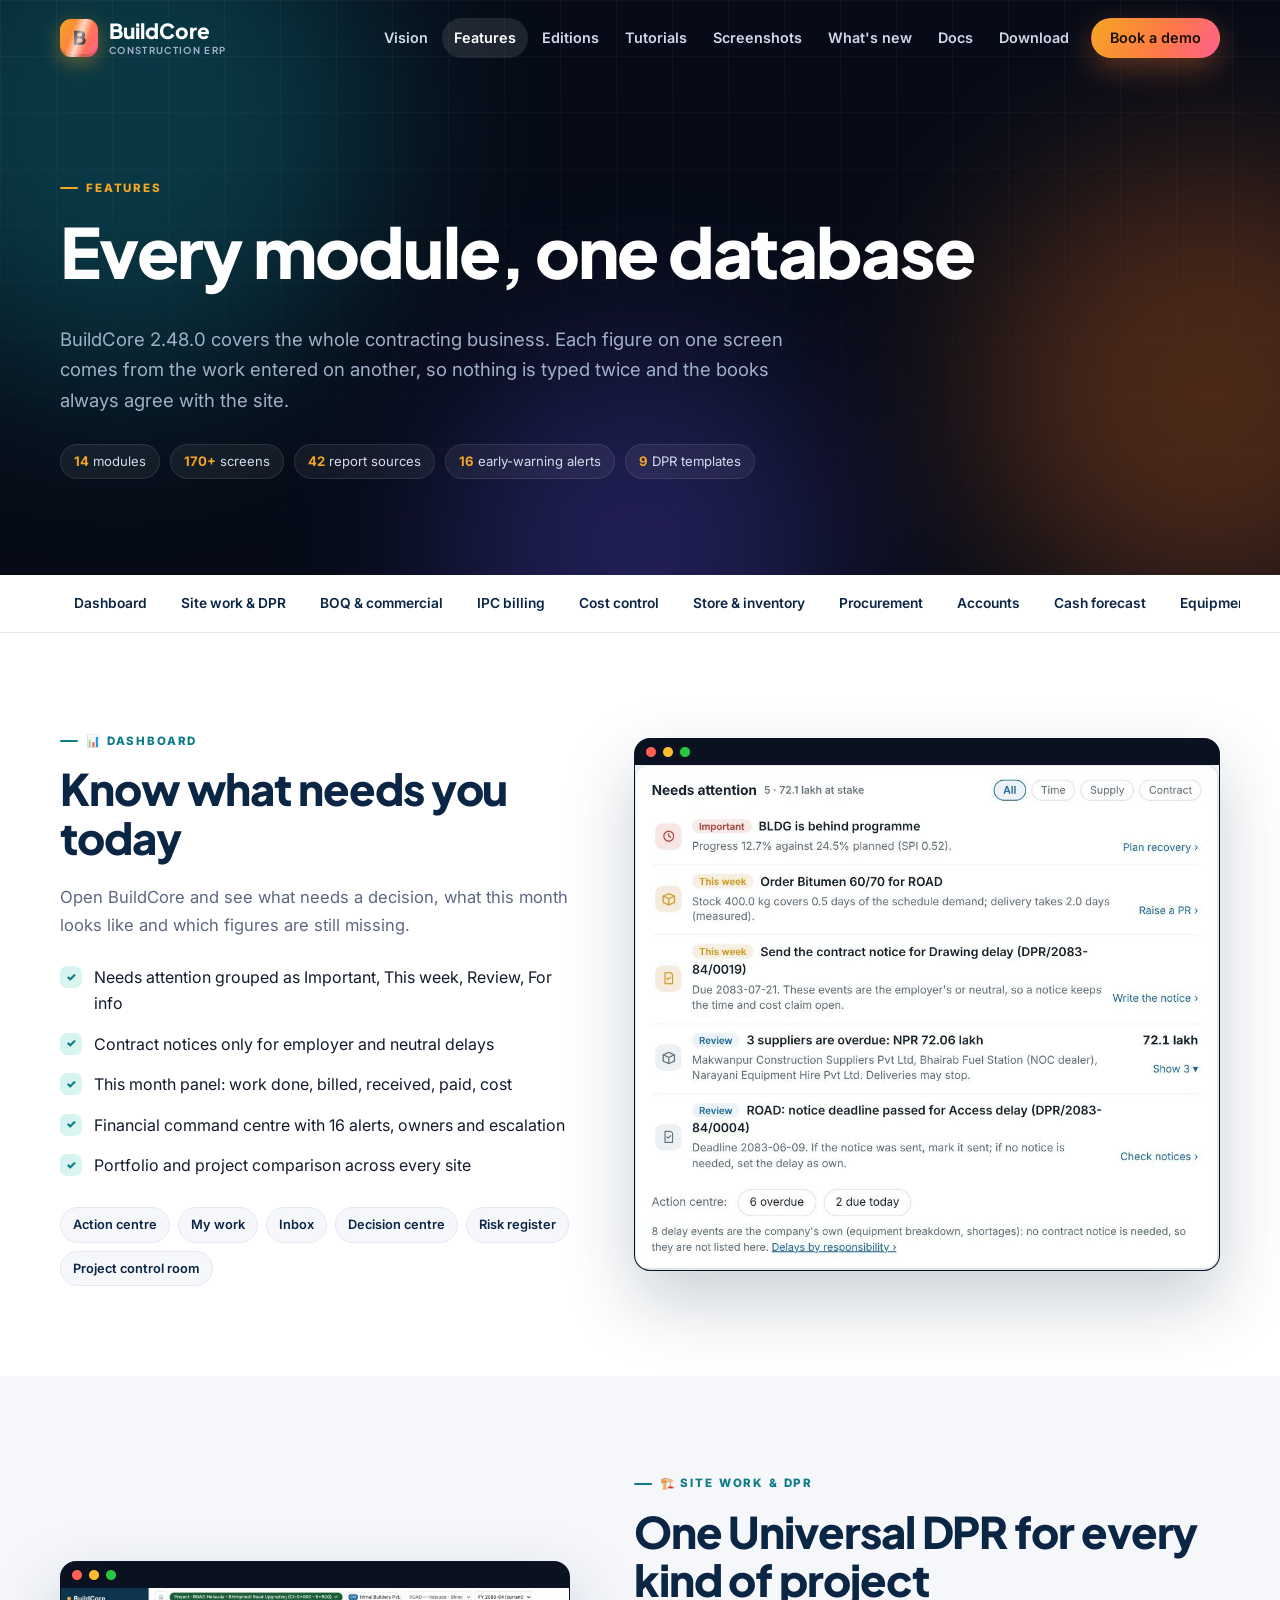
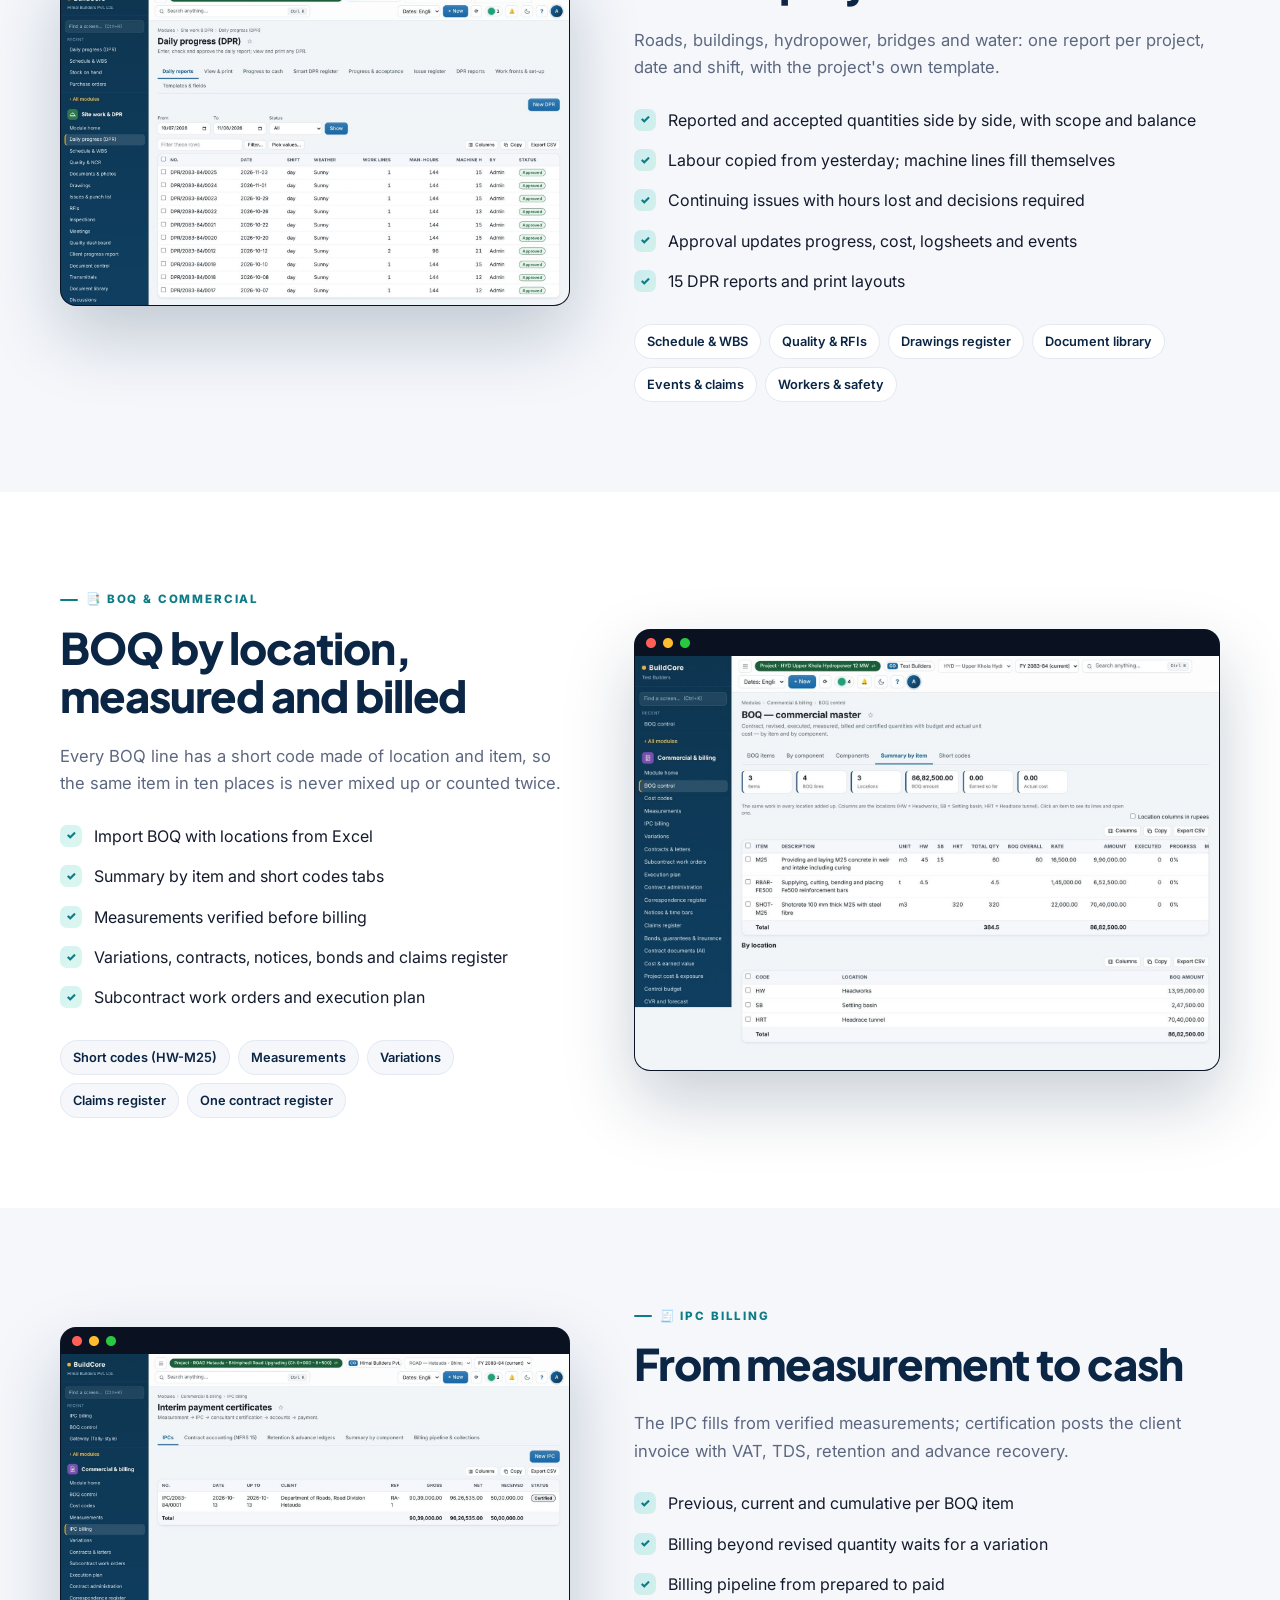
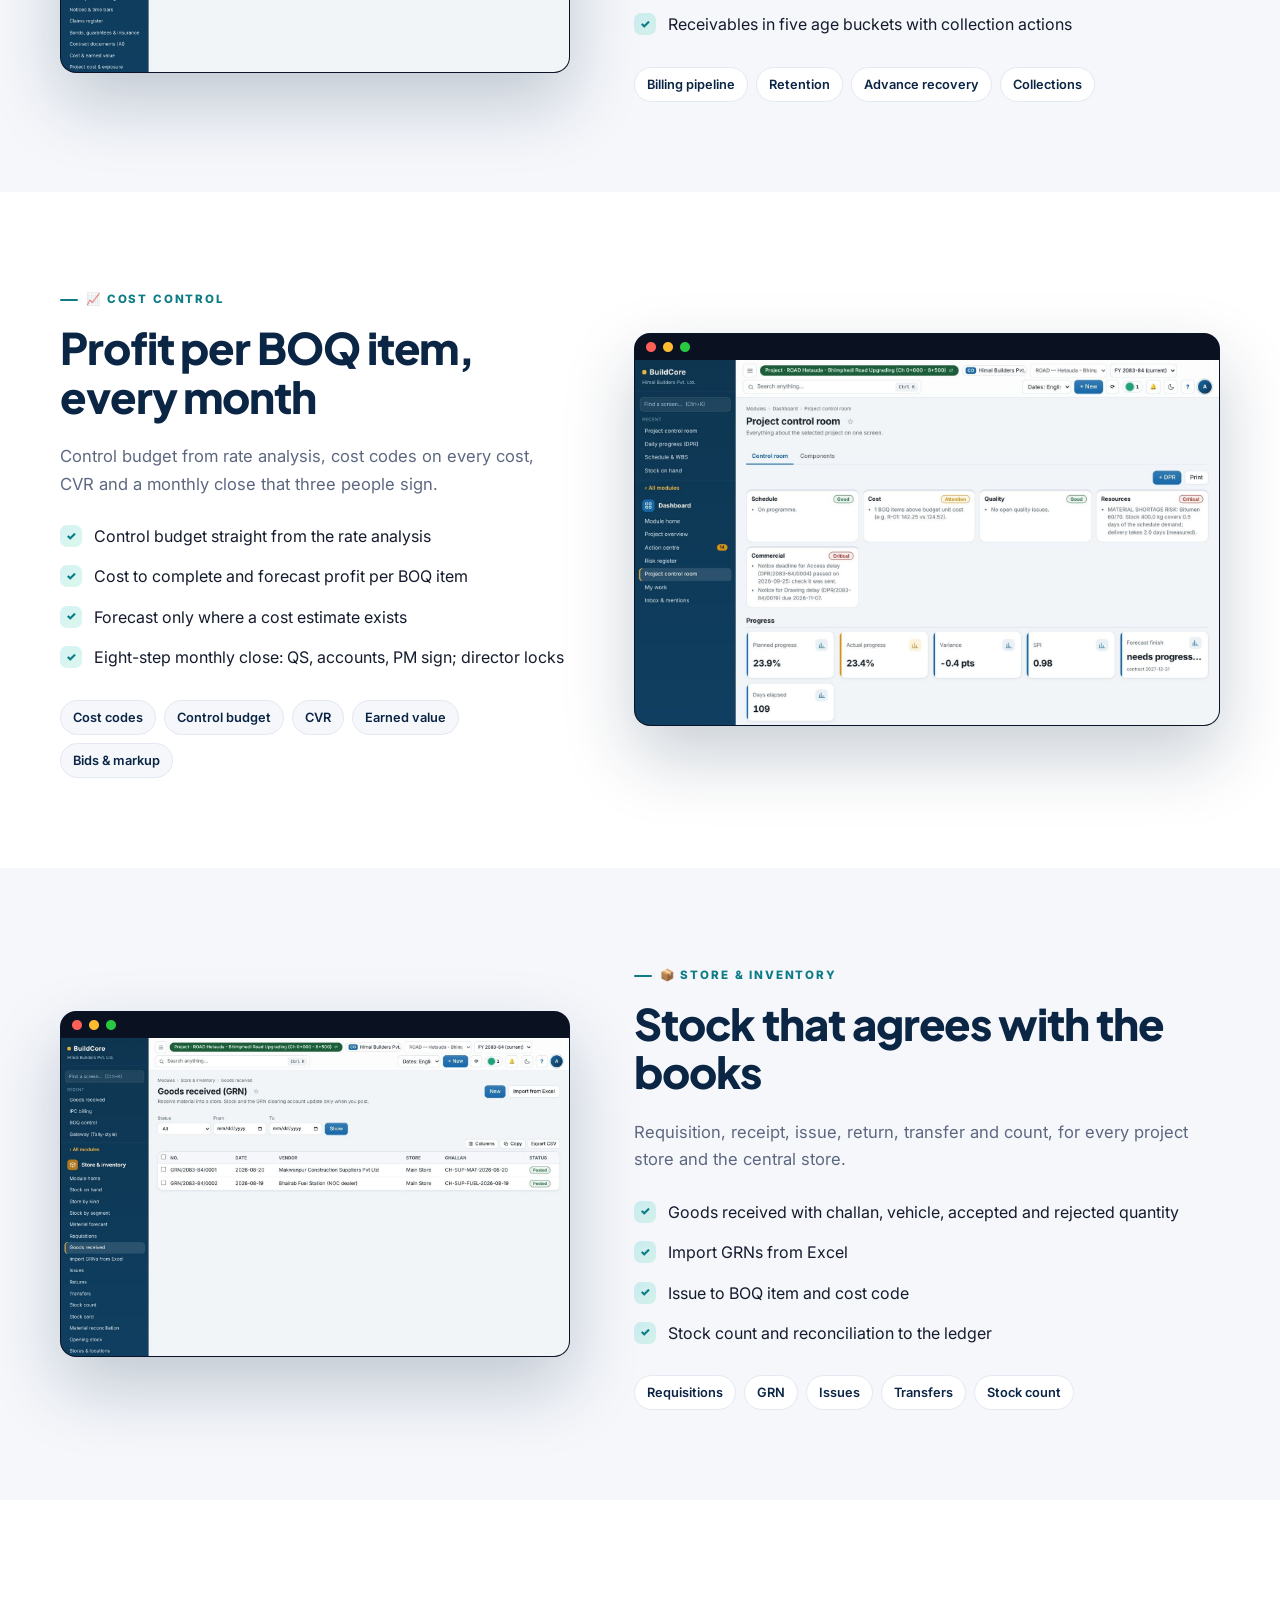
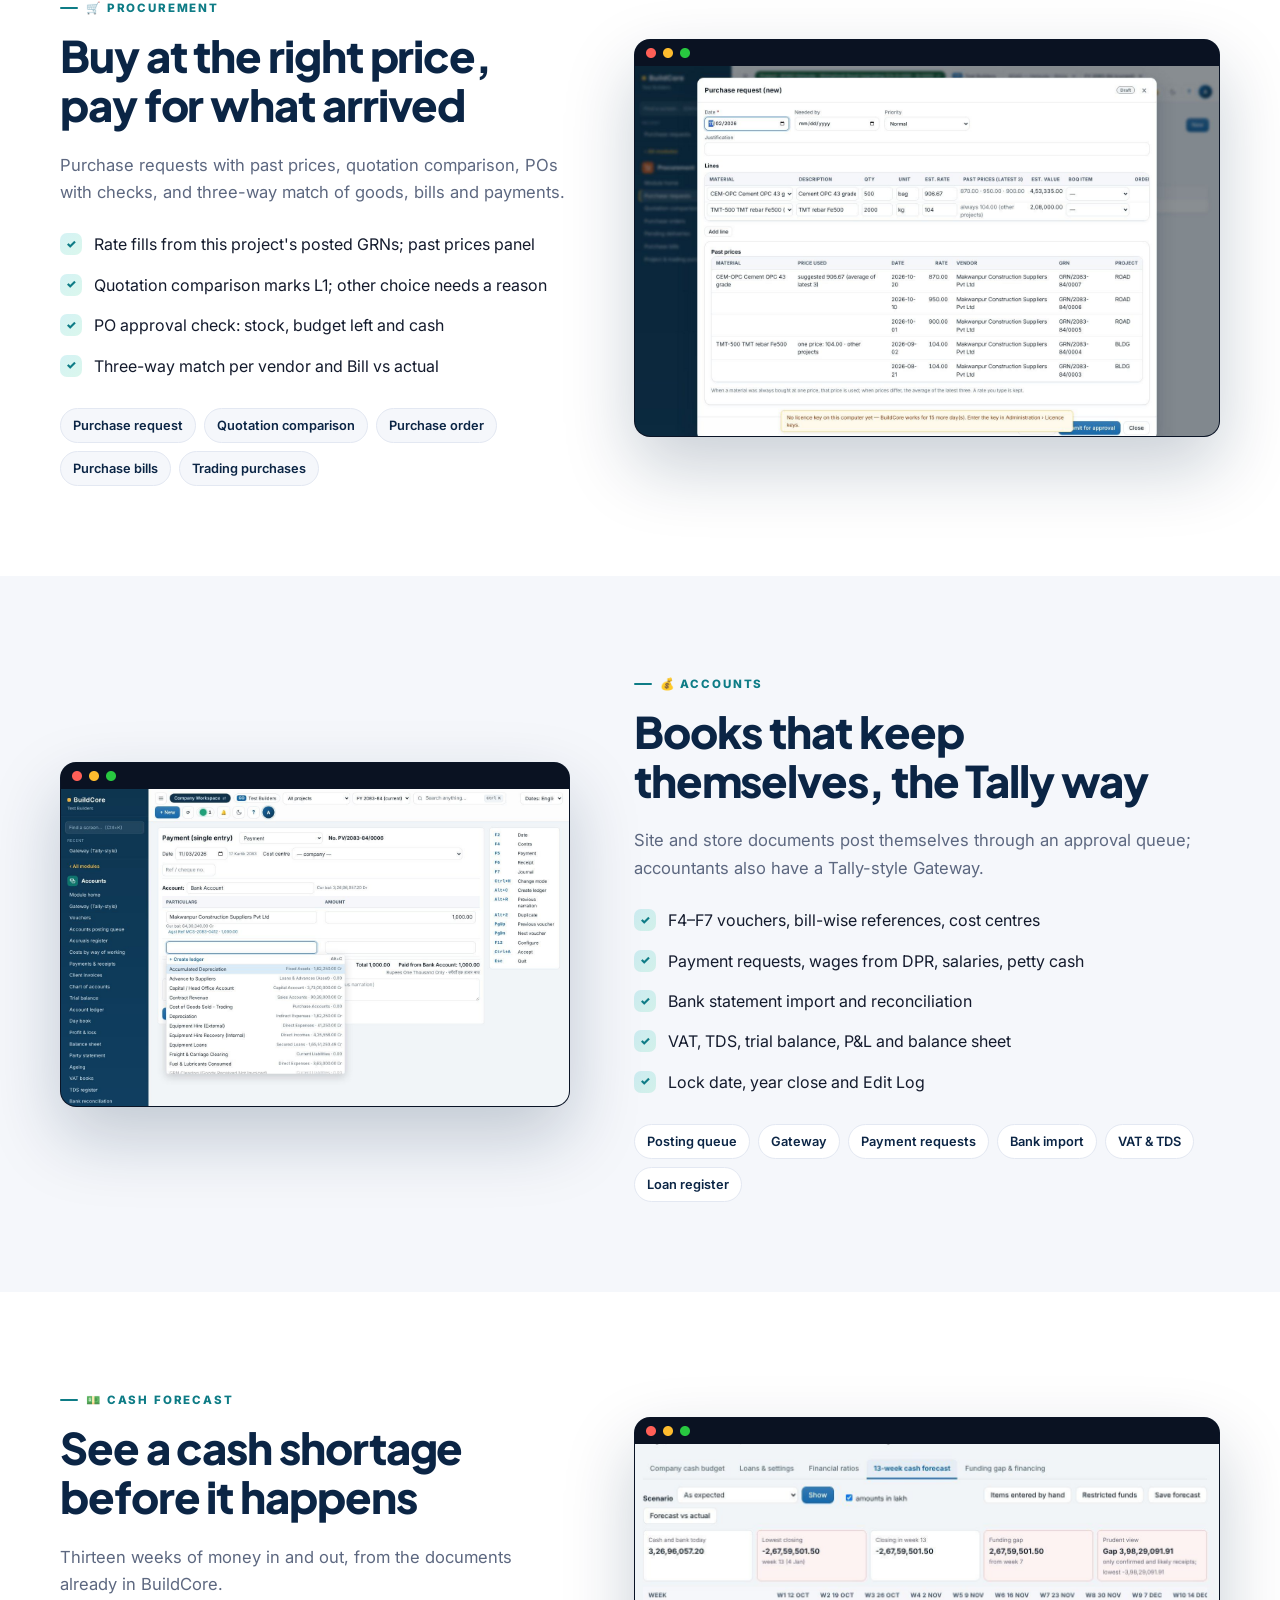
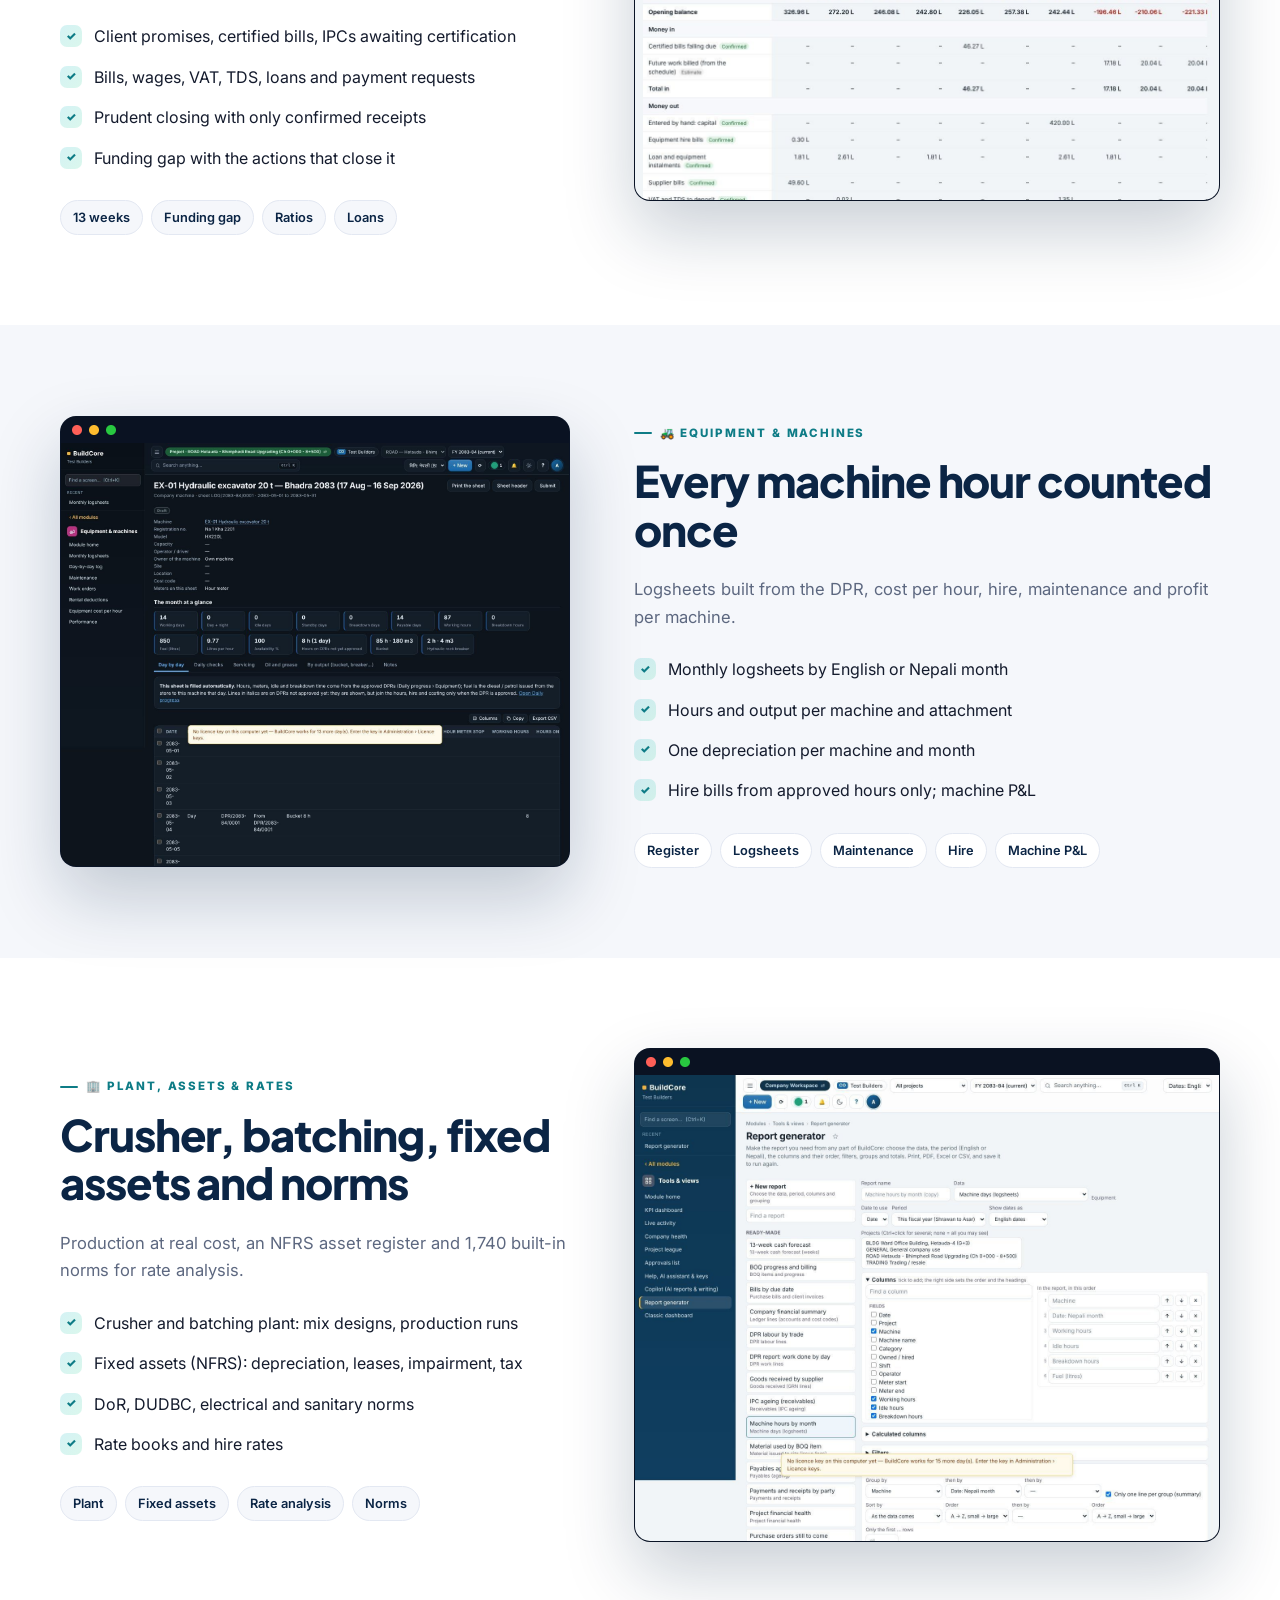
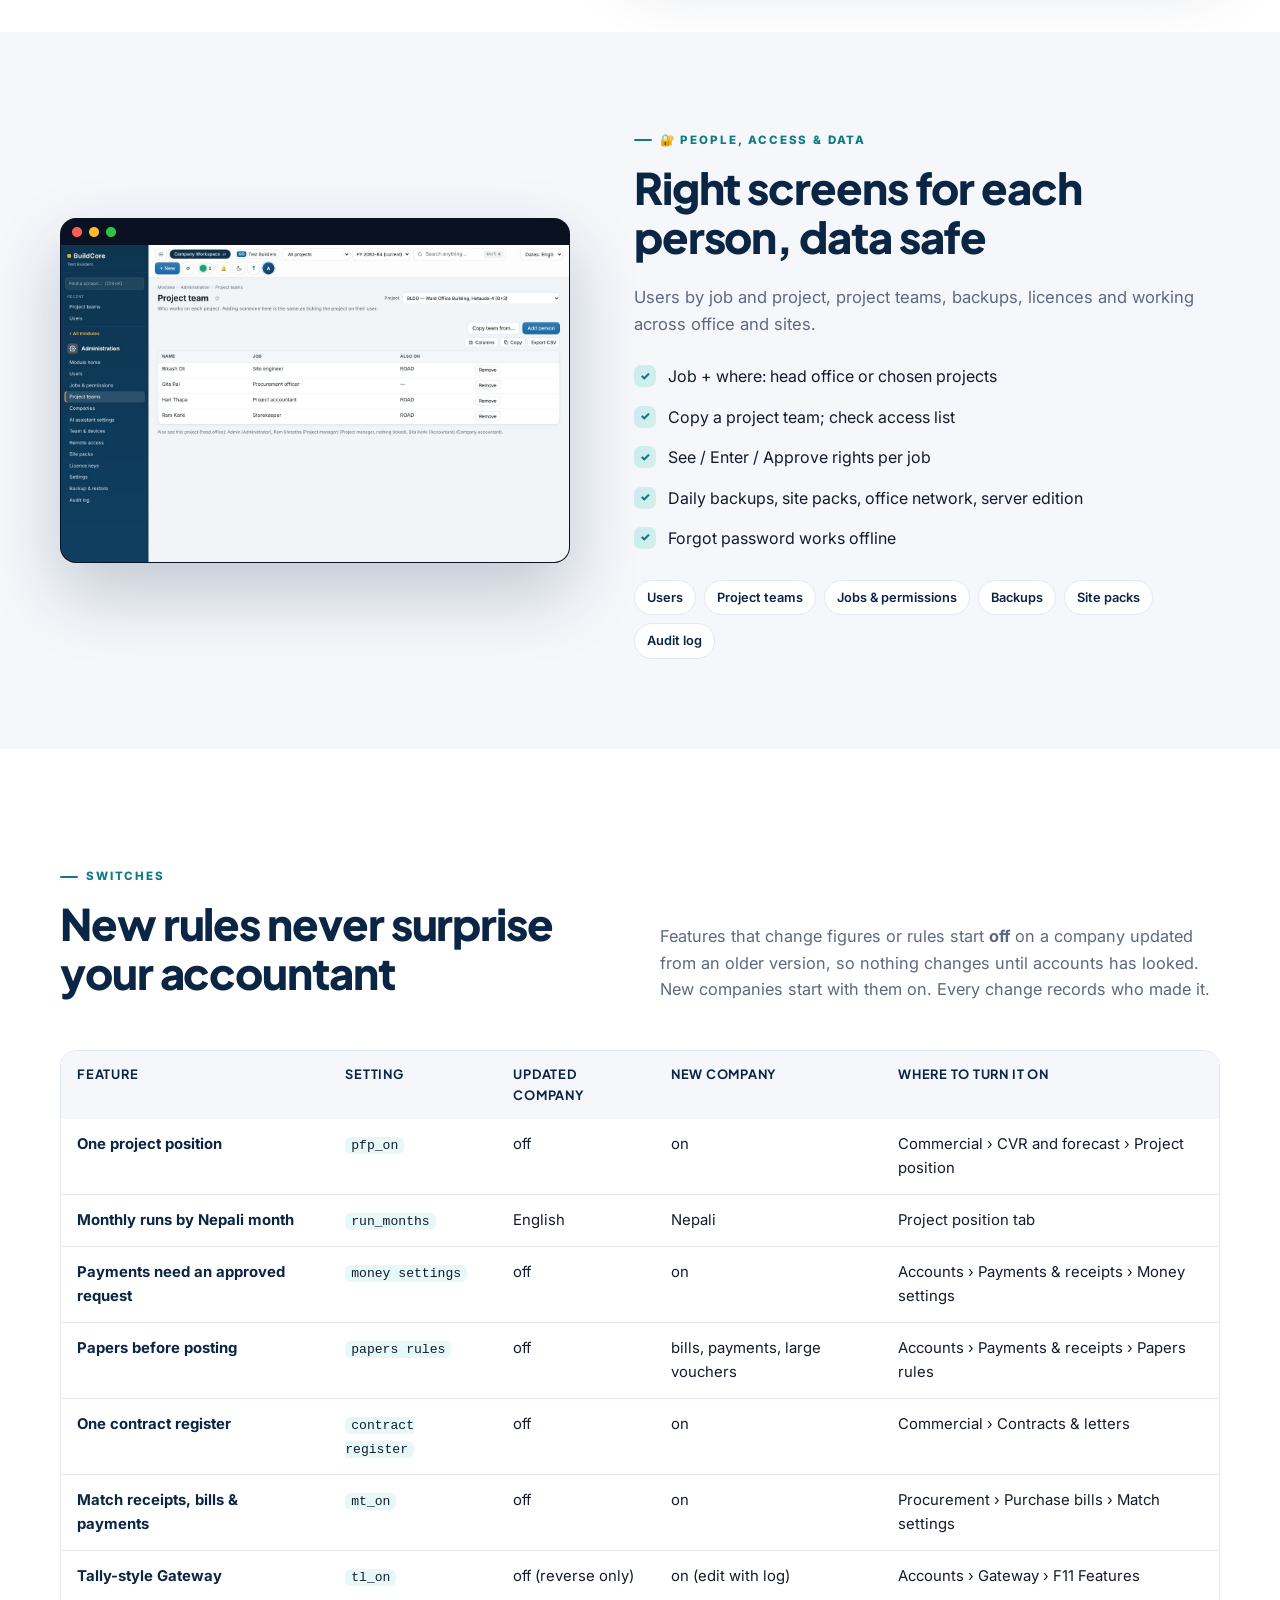
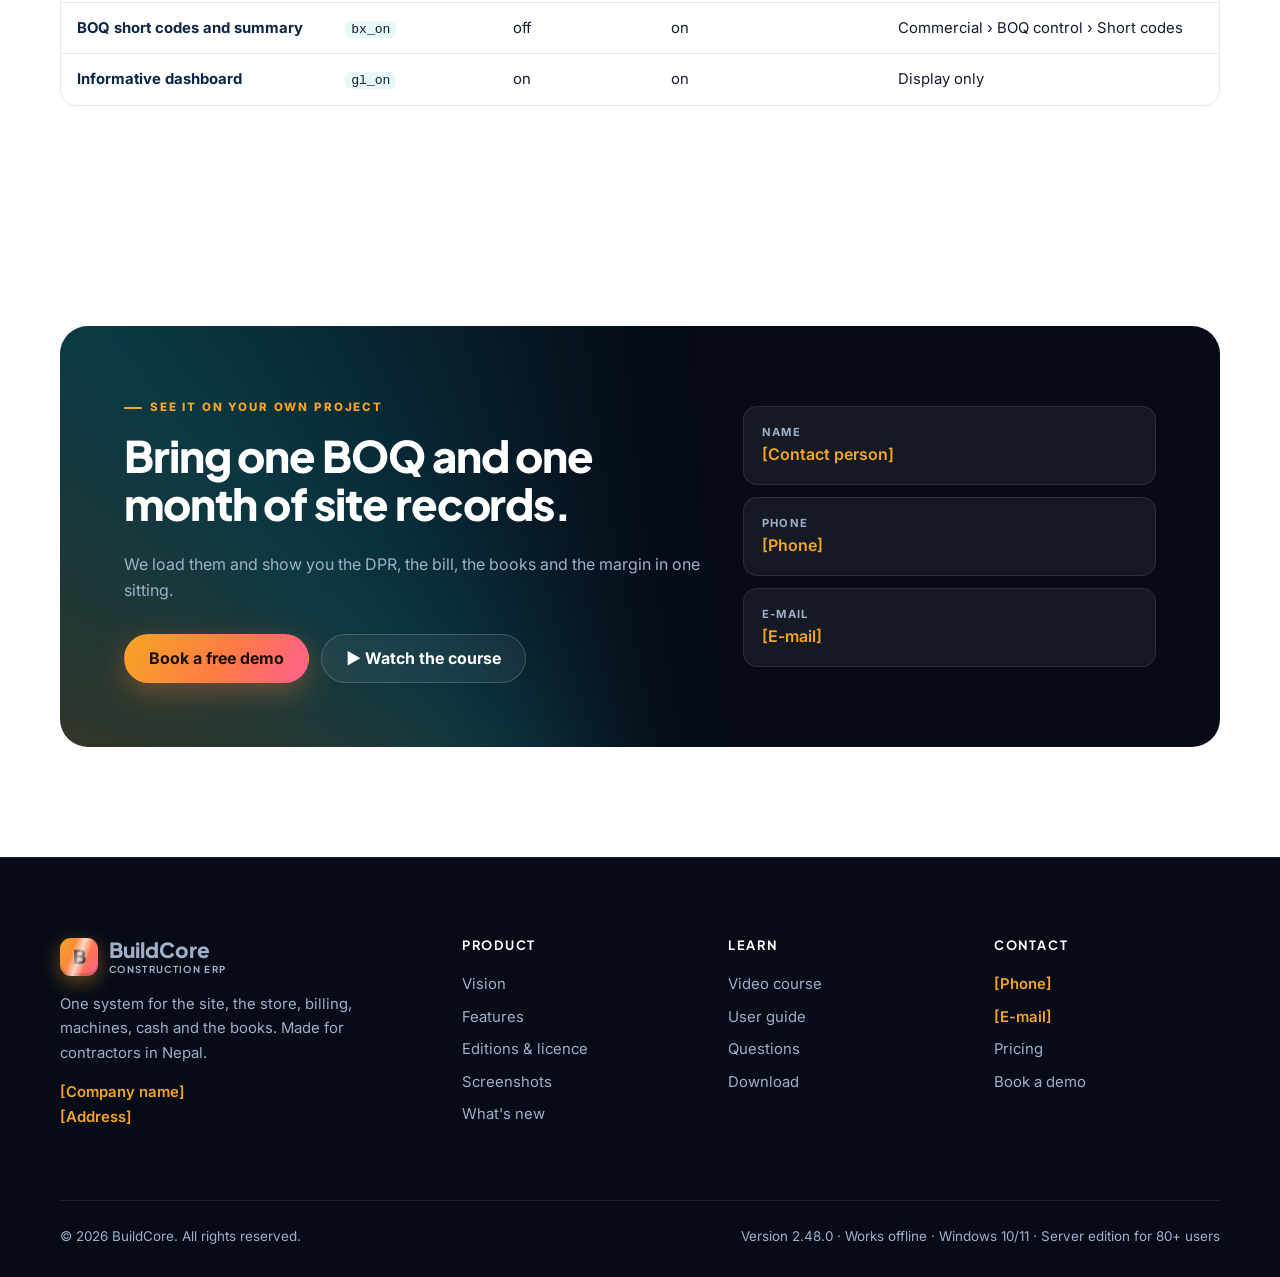
<file: features.html>
<!doctype html>
<html lang="en">
<head>
<meta charset="utf-8">
<meta name="viewport" content="width=device-width, initial-scale=1">
<title>Features – BuildCore</title>
<meta name="description" content="Every BuildCore module: dashboard, DPR, BOQ, IPC, cost control, store, procurement, accounts, cash forecast, equipment and access.">
<meta name="theme-color" content="#060b17">
<meta property="og:title" content="Features – BuildCore">
<meta property="og:description" content="Every BuildCore module: dashboard, DPR, BOQ, IPC, cost control, store, procurement, accounts, cash forecast, equipment and access.">
<meta property="og:image" content="img/dash_full.jpg">
<link rel="icon" href="assets/favicon.svg" type="image/svg+xml">
<link rel="preconnect" href="https://fonts.googleapis.com"><link rel="preconnect" href="https://fonts.gstatic.com" crossorigin>
<link href="https://fonts.googleapis.com/css2?family=Inter:wght@400;500;600;700;800&family=Plus+Jakarta+Sans:wght@600;700;800&display=swap" rel="stylesheet">
<link rel="stylesheet" href="assets/style.css">
<script>document.documentElement.classList.add('js')</script>
</head>
<body>
<div class="sbar"></div>
<header class="top"><div class="wrap">
  <a class="brand" href="index.html"><span class="logo">B</span><span>BuildCore<small>CONSTRUCTION ERP</small></span></a>
  <nav class="nav"><a href="vision.html">Vision</a><a href="features.html" class=on>Features</a><a href="editions.html">Editions</a><a href="tutorials.html">Tutorials</a><a href="screenshots.html">Screenshots</a><a href="releases.html">What's new</a><a href="docs.html">Docs</a><a href="download.html">Download</a><a class="btn primary sm" href="contact.html#demo">Book a demo</a></nav>
  <button class="burger" aria-label="Menu">☰</button>
</div></header>
<main>

<div class="page-hero"><div class="blob b1"></div><div class="blob b2"></div><div class="blob b3"></div><div class="gridfx"></div><div class="wrap">
  <span class="tag" data-r>Features</span><h1 data-r style="--i:1">Every module, one database</h1><p data-r style="--i:2">BuildCore 2.48.0 covers the whole contracting business. Each figure on one screen comes from the work entered on another, so nothing is typed twice and the books always agree with the site.</p><div class="crumbs" data-stagger><span><b>14</b> modules</span><span><b>170+</b> screens</span><span><b>42</b> report sources</span><span><b>16</b> early-warning alerts</span><span><b>9</b> DPR templates</span></div></div></div>
<div class="subnav"><div class="wrap"><a href="#dash">Dashboard</a><a href="#site">Site work & DPR</a><a href="#boq">BOQ & commercial</a><a href="#ipc">IPC billing</a><a href="#cost">Cost control</a><a href="#store">Store & inventory</a><a href="#proc">Procurement</a><a href="#acc">Accounts</a><a href="#cash">Cash forecast</a><a href="#eq">Equipment & machines</a><a href="#assets">Plant, assets & rates</a><a href="#admin">People, access & data</a><a href="#switches">Switches</a></div></div>
<section class="" id="dash" style="padding:90px 0"><div class="wrap">
  <div class="feat" style="padding:0">
    <div class="txt" data-r="left"><span class="tag">📊 Dashboard</span><h2>Know what needs you today</h2><p class="lead" style="font-size:1.04rem">Open BuildCore and see what needs a decision, what this month looks like and which figures are still missing.</p><ul class=""><li>Needs attention grouped as Important, This week, Review, For info</li><li>Contract notices only for employer and neutral delays</li><li>This month panel: work done, billed, received, paid, cost</li><li>Financial command centre with 16 alerts, owners and escalation</li><li>Portfolio and project comparison across every site</li></ul>
    <div class="chips"><span>Action centre</span><span>My work</span><span>Inbox</span><span>Decision centre</span><span>Risk register</span><span>Project control room</span></div></div>
    <div data-r="zoom"><div class="shot " data-cap="Dashboard" data-tilt><img src="img/dash_attention.jpg" alt="Dashboard" loading="lazy"></div></div>
  </div></div></section><section class="soft" id="site" style="padding:90px 0"><div class="wrap">
  <div class="feat rev" style="padding:0">
    <div class="txt" data-r="right"><span class="tag">🏗️ Site work & DPR</span><h2>One Universal DPR for every kind of project</h2><p class="lead" style="font-size:1.04rem">Roads, buildings, hydropower, bridges and water: one report per project, date and shift, with the project's own template.</p><ul class=""><li>Reported and accepted quantities side by side, with scope and balance</li><li>Labour copied from yesterday; machine lines fill themselves</li><li>Continuing issues with hours lost and decisions required</li><li>Approval updates progress, cost, logsheets and events</li><li>15 DPR reports and print layouts</li></ul>
    <div class="chips"><span>Schedule & WBS</span><span>Quality & RFIs</span><span>Drawings register</span><span>Document library</span><span>Events & claims</span><span>Workers & safety</span></div></div>
    <div data-r="zoom"><div class="shot " data-cap="Site work & DPR" data-tilt><img src="img/dpr.jpg" alt="Site work & DPR" loading="lazy"></div></div>
  </div></div></section><section class="" id="boq" style="padding:90px 0"><div class="wrap">
  <div class="feat" style="padding:0">
    <div class="txt" data-r="left"><span class="tag">📑 BOQ & commercial</span><h2>BOQ by location, measured and billed</h2><p class="lead" style="font-size:1.04rem">Every BOQ line has a short code made of location and item, so the same item in ten places is never mixed up or counted twice.</p><ul class=""><li>Import BOQ with locations from Excel</li><li>Summary by item and short codes tabs</li><li>Measurements verified before billing</li><li>Variations, contracts, notices, bonds and claims register</li><li>Subcontract work orders and execution plan</li></ul>
    <div class="chips"><span>Short codes (HW-M25)</span><span>Measurements</span><span>Variations</span><span>Claims register</span><span>One contract register</span></div></div>
    <div data-r="zoom"><div class="shot " data-cap="BOQ & commercial" data-tilt><img src="img/boq_summary.jpg" alt="BOQ & commercial" loading="lazy"></div></div>
  </div></div></section><section class="soft" id="ipc" style="padding:90px 0"><div class="wrap">
  <div class="feat rev" style="padding:0">
    <div class="txt" data-r="right"><span class="tag">🧾 IPC billing</span><h2>From measurement to cash</h2><p class="lead" style="font-size:1.04rem">The IPC fills from verified measurements; certification posts the client invoice with VAT, TDS, retention and advance recovery.</p><ul class=""><li>Previous, current and cumulative per BOQ item</li><li>Billing beyond revised quantity waits for a variation</li><li>Billing pipeline from prepared to paid</li><li>Receivables in five age buckets with collection actions</li></ul>
    <div class="chips"><span>Billing pipeline</span><span>Retention</span><span>Advance recovery</span><span>Collections</span></div></div>
    <div data-r="zoom"><div class="shot " data-cap="IPC billing" data-tilt><img src="img/ipc.jpg" alt="IPC billing" loading="lazy"></div></div>
  </div></div></section><section class="" id="cost" style="padding:90px 0"><div class="wrap">
  <div class="feat" style="padding:0">
    <div class="txt" data-r="left"><span class="tag">📈 Cost control</span><h2>Profit per BOQ item, every month</h2><p class="lead" style="font-size:1.04rem">Control budget from rate analysis, cost codes on every cost, CVR and a monthly close that three people sign.</p><ul class=""><li>Control budget straight from the rate analysis</li><li>Cost to complete and forecast profit per BOQ item</li><li>Forecast only where a cost estimate exists</li><li>Eight-step monthly close: QS, accounts, PM sign; director locks</li></ul>
    <div class="chips"><span>Cost codes</span><span>Control budget</span><span>CVR</span><span>Earned value</span><span>Bids & markup</span></div></div>
    <div data-r="zoom"><div class="shot " data-cap="Cost control" data-tilt><img src="img/control.jpg" alt="Cost control" loading="lazy"></div></div>
  </div></div></section><section class="soft" id="store" style="padding:90px 0"><div class="wrap">
  <div class="feat rev" style="padding:0">
    <div class="txt" data-r="right"><span class="tag">📦 Store & inventory</span><h2>Stock that agrees with the books</h2><p class="lead" style="font-size:1.04rem">Requisition, receipt, issue, return, transfer and count, for every project store and the central store.</p><ul class=""><li>Goods received with challan, vehicle, accepted and rejected quantity</li><li>Import GRNs from Excel</li><li>Issue to BOQ item and cost code</li><li>Stock count and reconciliation to the ledger</li></ul>
    <div class="chips"><span>Requisitions</span><span>GRN</span><span>Issues</span><span>Transfers</span><span>Stock count</span></div></div>
    <div data-r="zoom"><div class="shot " data-cap="Store & inventory" data-tilt><img src="img/grn.jpg" alt="Store & inventory" loading="lazy"></div></div>
  </div></div></section><section class="" id="proc" style="padding:90px 0"><div class="wrap">
  <div class="feat" style="padding:0">
    <div class="txt" data-r="left"><span class="tag">🛒 Procurement</span><h2>Buy at the right price, pay for what arrived</h2><p class="lead" style="font-size:1.04rem">Purchase requests with past prices, quotation comparison, POs with checks, and three-way match of goods, bills and payments.</p><ul class=""><li>Rate fills from this project's posted GRNs; past prices panel</li><li>Quotation comparison marks L1; other choice needs a reason</li><li>PO approval check: stock, budget left and cash</li><li>Three-way match per vendor and Bill vs actual</li></ul>
    <div class="chips"><span>Purchase request</span><span>Quotation comparison</span><span>Purchase order</span><span>Purchase bills</span><span>Trading purchases</span></div></div>
    <div data-r="zoom"><div class="shot " data-cap="Procurement" data-tilt><img src="img/pr_prices.jpg" alt="Procurement" loading="lazy"></div></div>
  </div></div></section><section class="soft" id="acc" style="padding:90px 0"><div class="wrap">
  <div class="feat rev" style="padding:0">
    <div class="txt" data-r="right"><span class="tag">💰 Accounts</span><h2>Books that keep themselves, the Tally way</h2><p class="lead" style="font-size:1.04rem">Site and store documents post themselves through an approval queue; accountants also have a Tally-style Gateway.</p><ul class=""><li>F4–F7 vouchers, bill-wise references, cost centres</li><li>Payment requests, wages from DPR, salaries, petty cash</li><li>Bank statement import and reconciliation</li><li>VAT, TDS, trial balance, P&L and balance sheet</li><li>Lock date, year close and Edit Log</li></ul>
    <div class="chips"><span>Posting queue</span><span>Gateway</span><span>Payment requests</span><span>Bank import</span><span>VAT & TDS</span><span>Loan register</span></div></div>
    <div data-r="zoom"><div class="shot " data-cap="Accounts" data-tilt><img src="img/tl_payment.jpg" alt="Accounts" loading="lazy"></div></div>
  </div></div></section><section class="" id="cash" style="padding:90px 0"><div class="wrap">
  <div class="feat" style="padding:0">
    <div class="txt" data-r="left"><span class="tag">💵 Cash forecast</span><h2>See a cash shortage before it happens</h2><p class="lead" style="font-size:1.04rem">Thirteen weeks of money in and out, from the documents already in BuildCore.</p><ul class=""><li>Client promises, certified bills, IPCs awaiting certification</li><li>Bills, wages, VAT, TDS, loans and payment requests</li><li>Prudent closing with only confirmed receipts</li><li>Funding gap with the actions that close it</li></ul>
    <div class="chips"><span>13 weeks</span><span>Funding gap</span><span>Ratios</span><span>Loans</span></div></div>
    <div data-r="zoom"><div class="shot " data-cap="Cash forecast" data-tilt><img src="img/old_cash13.jpg" alt="Cash forecast" loading="lazy"></div></div>
  </div></div></section><section class="soft" id="eq" style="padding:90px 0"><div class="wrap">
  <div class="feat rev" style="padding:0">
    <div class="txt" data-r="right"><span class="tag">🚜 Equipment & machines</span><h2>Every machine hour counted once</h2><p class="lead" style="font-size:1.04rem">Logsheets built from the DPR, cost per hour, hire, maintenance and profit per machine.</p><ul class=""><li>Monthly logsheets by English or Nepali month</li><li>Hours and output per machine and attachment</li><li>One depreciation per machine and month</li><li>Hire bills from approved hours only; machine P&L</li></ul>
    <div class="chips"><span>Register</span><span>Logsheets</span><span>Maintenance</span><span>Hire</span><span>Machine P&L</span></div></div>
    <div data-r="zoom"><div class="shot " data-cap="Equipment & machines" data-tilt><img src="img/eq_sheet.jpg" alt="Equipment & machines" loading="lazy"></div></div>
  </div></div></section><section class="" id="assets" style="padding:90px 0"><div class="wrap">
  <div class="feat" style="padding:0">
    <div class="txt" data-r="left"><span class="tag">🏢 Plant, assets & rates</span><h2>Crusher, batching, fixed assets and norms</h2><p class="lead" style="font-size:1.04rem">Production at real cost, an NFRS asset register and 1,740 built-in norms for rate analysis.</p><ul class=""><li>Crusher and batching plant: mix designs, production runs</li><li>Fixed assets (NFRS): depreciation, leases, impairment, tax</li><li>DoR, DUDBC, electrical and sanitary norms</li><li>Rate books and hire rates</li></ul>
    <div class="chips"><span>Plant</span><span>Fixed assets</span><span>Rate analysis</span><span>Norms</span></div></div>
    <div data-r="zoom"><div class="shot " data-cap="Plant, assets & rates" data-tilt><img src="img/rg_machine.jpg" alt="Plant, assets & rates" loading="lazy"></div></div>
  </div></div></section><section class="soft" id="admin" style="padding:90px 0"><div class="wrap">
  <div class="feat rev" style="padding:0">
    <div class="txt" data-r="right"><span class="tag">🔐 People, access & data</span><h2>Right screens for each person, data safe</h2><p class="lead" style="font-size:1.04rem">Users by job and project, project teams, backups, licences and working across office and sites.</p><ul class=""><li>Job + where: head office or chosen projects</li><li>Copy a project team; check access list</li><li>See / Enter / Approve rights per job</li><li>Daily backups, site packs, office network, server edition</li><li>Forgot password works offline</li></ul>
    <div class="chips"><span>Users</span><span>Project teams</span><span>Jobs & permissions</span><span>Backups</span><span>Site packs</span><span>Audit log</span></div></div>
    <div data-r="zoom"><div class="shot " data-cap="People, access & data" data-tilt><img src="img/acc_team.jpg" alt="People, access & data" loading="lazy"></div></div>
  </div></div></section>
<section id="switches"><div class="wrap">
  <div class="grid g2" style="gap:40px;align-items:end"><div><span class="tag" data-r>Switches</span><h2 data-r>New rules never surprise your accountant</h2></div>
  <p class="lead" data-r style="font-size:1.02rem">Features that change figures or rules start <b>off</b> on a company updated from an older version, so nothing changes until accounts has looked. New companies start with them on. Every change records who made it.</p></div>
  <div class="tbl" style="margin-top:30px" data-r><table><thead><tr><th>Feature</th><th>Setting</th><th>Updated company</th><th>New company</th><th>Where to turn it on</th></tr></thead><tbody>
  <tr><th>One project position</th><td><code>pfp_on</code></td><td>off</td><td>on</td><td>Commercial › CVR and forecast › Project position</td></tr><tr><th>Monthly runs by Nepali month</th><td><code>run_months</code></td><td>English</td><td>Nepali</td><td>Project position tab</td></tr><tr><th>Payments need an approved request</th><td><code>money settings</code></td><td>off</td><td>on</td><td>Accounts › Payments & receipts › Money settings</td></tr><tr><th>Papers before posting</th><td><code>papers rules</code></td><td>off</td><td>bills, payments, large vouchers</td><td>Accounts › Payments & receipts › Papers rules</td></tr><tr><th>One contract register</th><td><code>contract register</code></td><td>off</td><td>on</td><td>Commercial › Contracts & letters</td></tr><tr><th>Match receipts, bills & payments</th><td><code>mt_on</code></td><td>off</td><td>on</td><td>Procurement › Purchase bills › Match settings</td></tr><tr><th>Tally-style Gateway</th><td><code>tl_on</code></td><td>off (reverse only)</td><td>on (edit with log)</td><td>Accounts › Gateway › F11 Features</td></tr><tr><th>BOQ short codes and summary</th><td><code>bx_on</code></td><td>off</td><td>on</td><td>Commercial › BOQ control › Short codes</td></tr><tr><th>Informative dashboard</th><td><code>gl_on</code></td><td>on</td><td>on</td><td>Display only</td></tr>
  </tbody></table></div>
</div></section>
<section><div class="wrap"><div class="cta" data-r="zoom">
  <div><span class="tag">See it on your own project</span><h2>Bring one BOQ and one month of site records.</h2>
  <p>We load them and show you the DPR, the bill, the books and the margin in one sitting.</p>
  <div class="ctas" style="margin-bottom:0"><a class="btn primary" href="contact.html#demo">Book a free demo</a><a class="btn ghost" href="tutorials.html">▶ Watch the course</a></div></div>
  <div class="ct"><div><b>Name</b><span data-c="contact" class="ph">[Contact person]</span></div><div><b>Phone</b><a data-c="phone" class="ph" href="contact.html">[Phone]</a></div><div><b>E-mail</b><a data-c="email" class="ph" href="contact.html">[E-mail]</a></div></div>
</div></div></section>

</main>
<footer><div class="wrap">
  <div class="cols">
    <div><a class="brand" href="index.html"><span class="logo">B</span><span>BuildCore<small>CONSTRUCTION ERP</small></span></a>
      <p style="margin-top:16px;max-width:340px">One system for the site, the store, billing, machines, cash and the books. Made for contractors in Nepal.</p>
      <p><span data-c="company" class="ph">[Company name]</span><br><span data-c="address" class="ph">[Address]</span></p></div>
    <div><h4>Product</h4><a href="vision.html">Vision</a><a href="features.html">Features</a><a href="editions.html">Editions &amp; licence</a><a href="screenshots.html">Screenshots</a><a href="releases.html">What's new</a></div>
    <div><h4>Learn</h4><a href="tutorials.html">Video course</a><a href="docs.html">User guide</a><a href="docs.html#faq">Questions</a><a href="download.html">Download</a></div>
    <div><h4>Contact</h4><a data-c="phone" class="ph" href="contact.html">[Phone]</a><a data-c="email" class="ph" href="contact.html">[E-mail]</a><a href="contact.html">Pricing</a><a href="contact.html#demo">Book a demo</a></div>
  </div>
  <div class="legal"><span>© <span data-c="year">2026</span> BuildCore. All rights reserved.</span><span>Version 2.48.0 · Works offline · Windows 10/11 · Server edition for 80+ users</span></div>
</div></footer>
<button class="totop" aria-label="Back to top">↑</button>
<script src="assets/config.js"></script>

<script src="assets/site.js"></script>
</body>
</html>
</file>
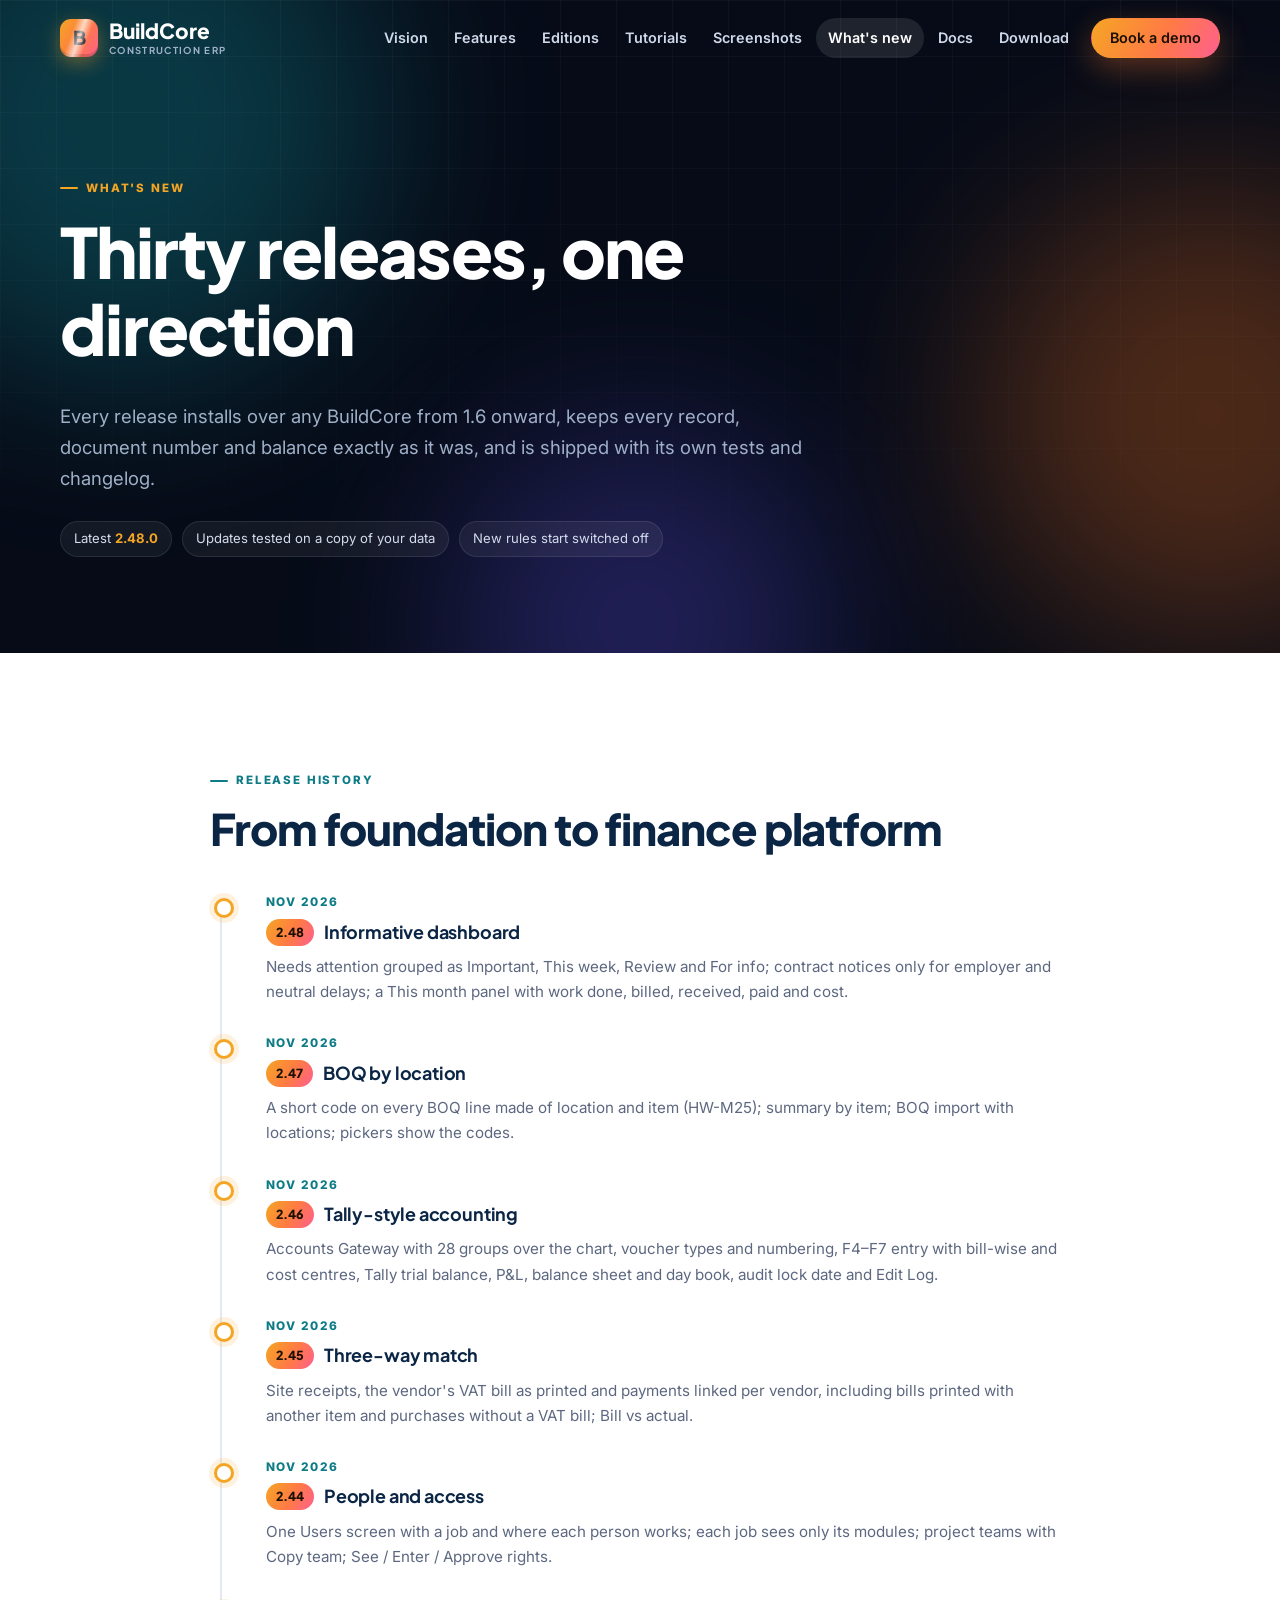
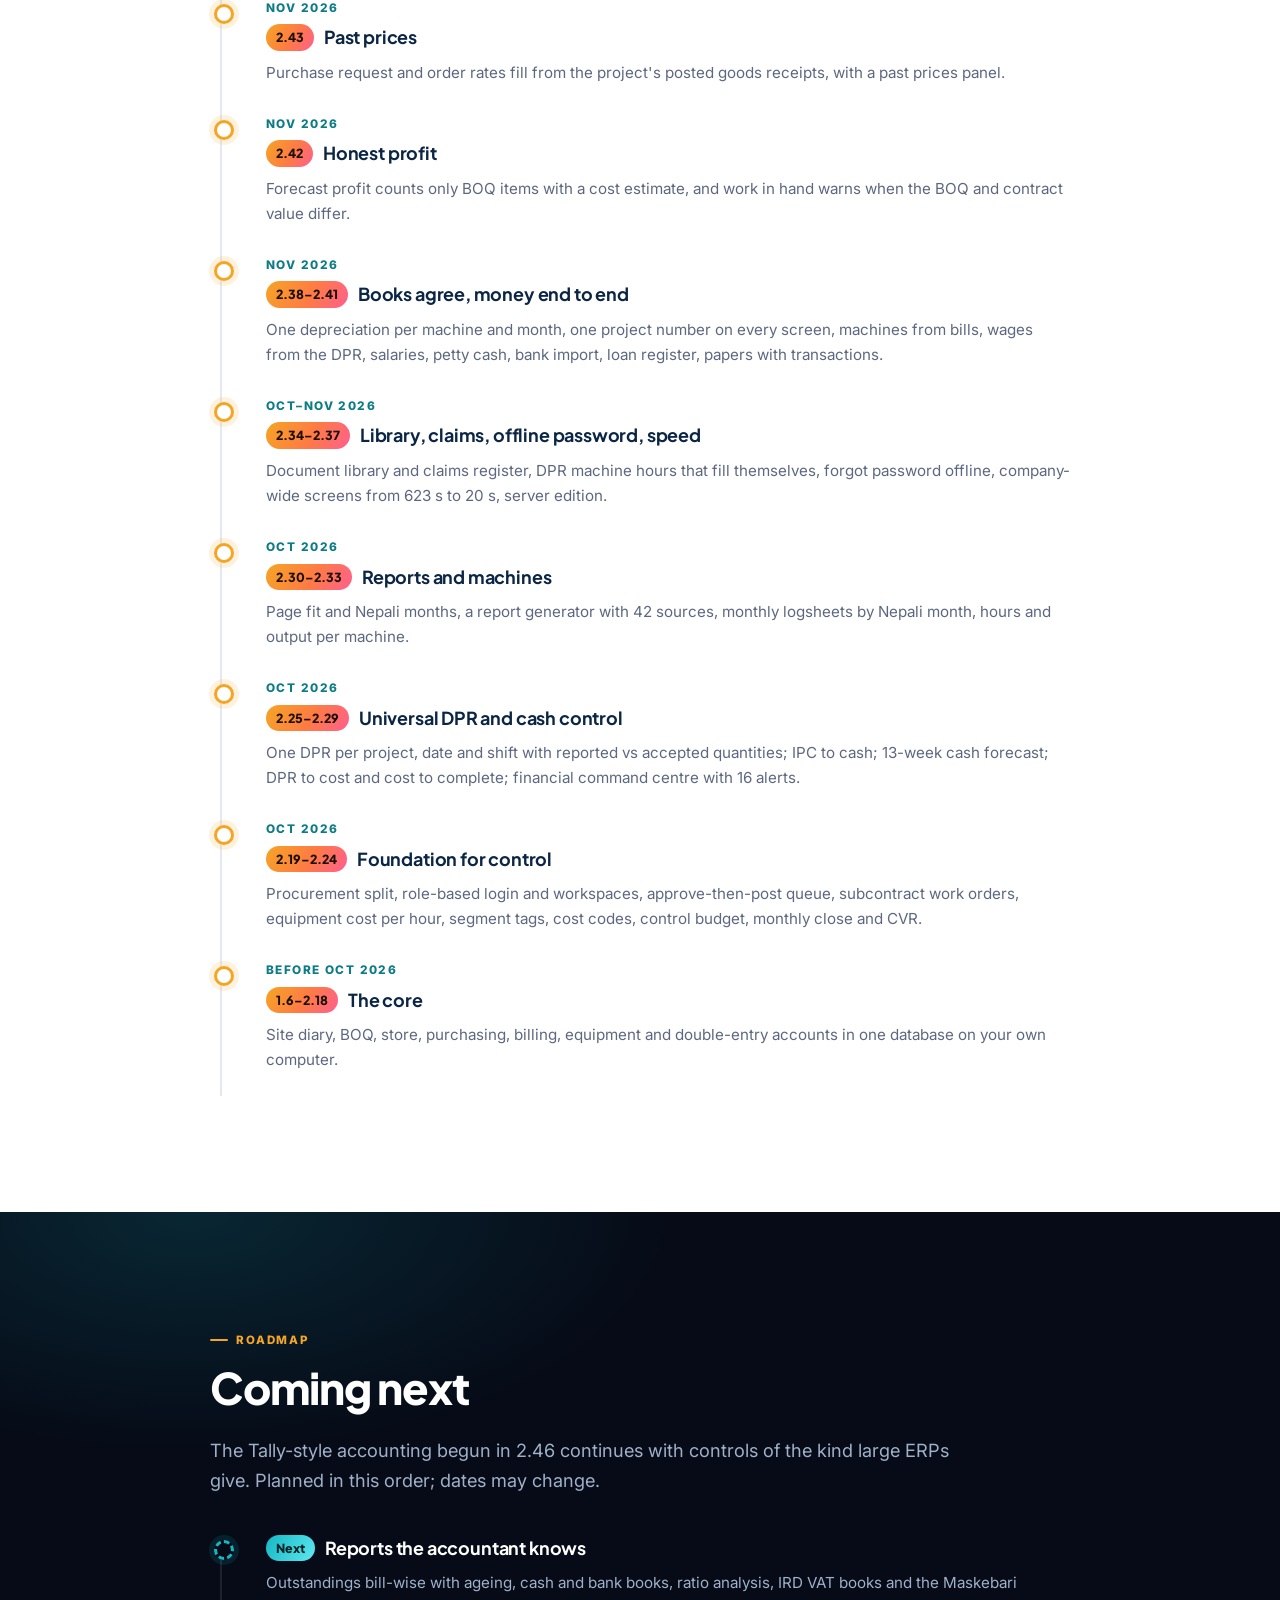
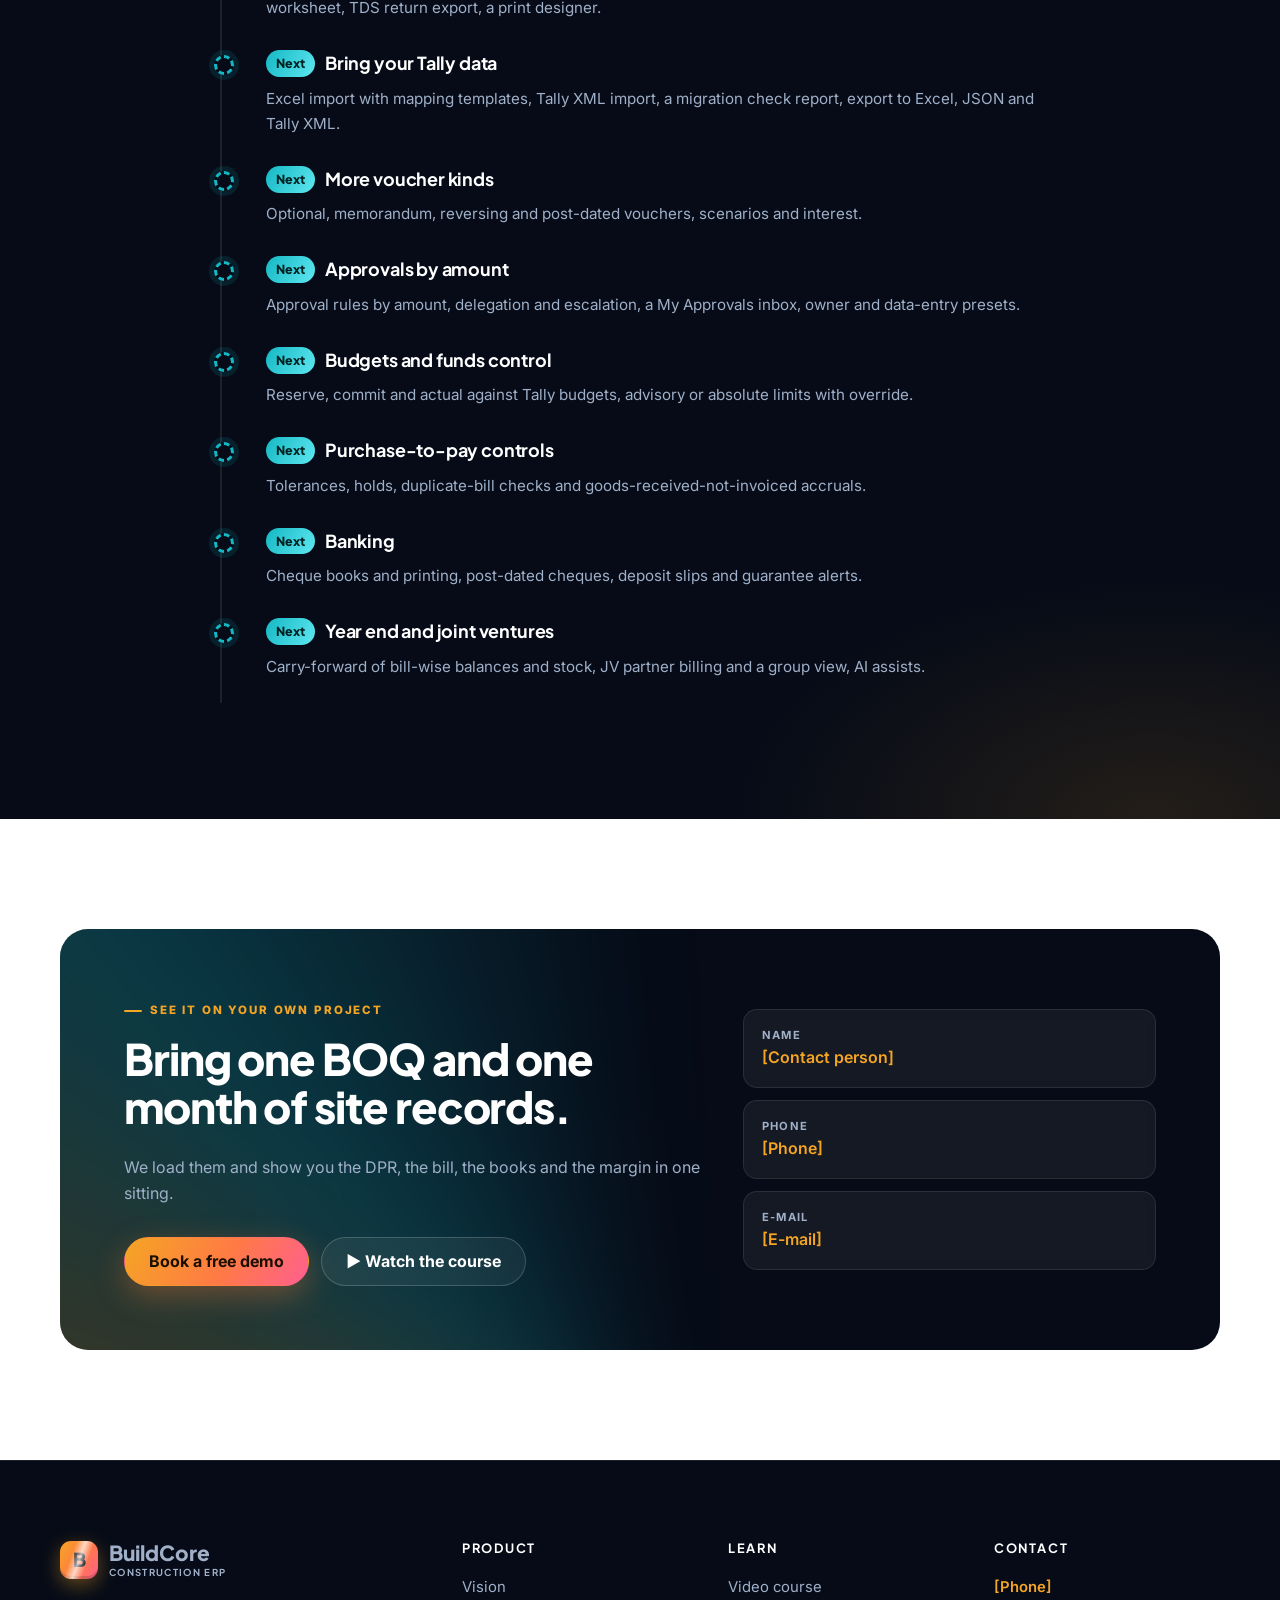
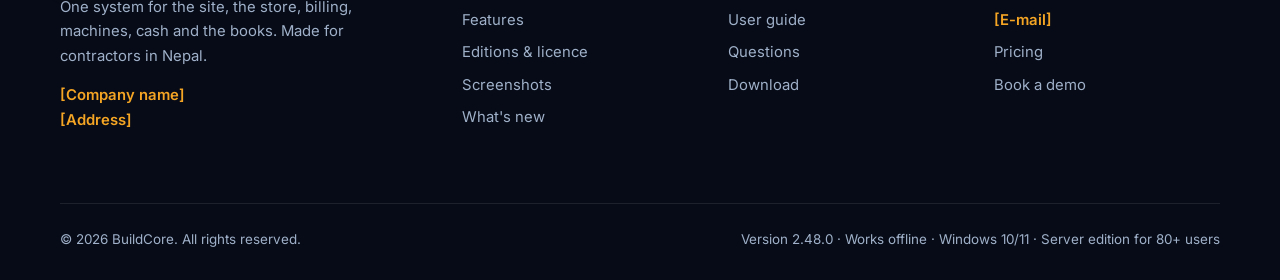
<file: releases.html>
<!doctype html>
<html lang="en">
<head>
<meta charset="utf-8">
<meta name="viewport" content="width=device-width, initial-scale=1">
<title>What's new – BuildCore</title>
<meta name="description" content="BuildCore release history and roadmap.">
<meta name="theme-color" content="#060b17">
<meta property="og:title" content="What's new – BuildCore">
<meta property="og:description" content="BuildCore release history and roadmap.">
<meta property="og:image" content="img/dash_full.jpg">
<link rel="icon" href="assets/favicon.svg" type="image/svg+xml">
<link rel="preconnect" href="https://fonts.googleapis.com"><link rel="preconnect" href="https://fonts.gstatic.com" crossorigin>
<link href="https://fonts.googleapis.com/css2?family=Inter:wght@400;500;600;700;800&family=Plus+Jakarta+Sans:wght@600;700;800&display=swap" rel="stylesheet">
<link rel="stylesheet" href="assets/style.css">
<script>document.documentElement.classList.add('js')</script>
</head>
<body>
<div class="sbar"></div>
<header class="top"><div class="wrap">
  <a class="brand" href="index.html"><span class="logo">B</span><span>BuildCore<small>CONSTRUCTION ERP</small></span></a>
  <nav class="nav"><a href="vision.html">Vision</a><a href="features.html">Features</a><a href="editions.html">Editions</a><a href="tutorials.html">Tutorials</a><a href="screenshots.html">Screenshots</a><a href="releases.html" class=on>What's new</a><a href="docs.html">Docs</a><a href="download.html">Download</a><a class="btn primary sm" href="contact.html#demo">Book a demo</a></nav>
  <button class="burger" aria-label="Menu">☰</button>
</div></header>
<main>

<div class="page-hero"><div class="blob b1"></div><div class="blob b2"></div><div class="blob b3"></div><div class="gridfx"></div><div class="wrap">
  <span class="tag" data-r>What's new</span><h1 data-r style="--i:1">Thirty releases, one direction</h1><p data-r style="--i:2">Every release installs over any BuildCore from 1.6 onward, keeps every record, document number and balance exactly as it was, and is shipped with its own tests and changelog.</p><div class="crumbs" data-stagger><span>Latest <b>2.48.0</b></span><span>Updates tested on a copy of your data</span><span>New rules start switched off</span></div></div></div>
<section><div class="wrap" style="max-width:900px">
  <span class="tag" data-r>Release history</span><h2 data-r>From foundation to finance platform</h2>
  <div class="tl"><div class="it" data-r><span class="when">Nov 2026</span><span class="v">2.48</span><h3>Informative dashboard</h3><p>Needs attention grouped as Important, This week, Review and For info; contract notices only for employer and neutral delays; a This month panel with work done, billed, received, paid and cost.</p></div><div class="it" data-r><span class="when">Nov 2026</span><span class="v">2.47</span><h3>BOQ by location</h3><p>A short code on every BOQ line made of location and item (HW-M25); summary by item; BOQ import with locations; pickers show the codes.</p></div><div class="it" data-r><span class="when">Nov 2026</span><span class="v">2.46</span><h3>Tally-style accounting</h3><p>Accounts Gateway with 28 groups over the chart, voucher types and numbering, F4–F7 entry with bill-wise and cost centres, Tally trial balance, P&L, balance sheet and day book, audit lock date and Edit Log.</p></div><div class="it" data-r><span class="when">Nov 2026</span><span class="v">2.45</span><h3>Three-way match</h3><p>Site receipts, the vendor's VAT bill as printed and payments linked per vendor, including bills printed with another item and purchases without a VAT bill; Bill vs actual.</p></div><div class="it" data-r><span class="when">Nov 2026</span><span class="v">2.44</span><h3>People and access</h3><p>One Users screen with a job and where each person works; each job sees only its modules; project teams with Copy team; See / Enter / Approve rights.</p></div><div class="it" data-r><span class="when">Nov 2026</span><span class="v">2.43</span><h3>Past prices</h3><p>Purchase request and order rates fill from the project's posted goods receipts, with a past prices panel.</p></div><div class="it" data-r><span class="when">Nov 2026</span><span class="v">2.42</span><h3>Honest profit</h3><p>Forecast profit counts only BOQ items with a cost estimate, and work in hand warns when the BOQ and contract value differ.</p></div><div class="it" data-r><span class="when">Nov 2026</span><span class="v">2.38–2.41</span><h3>Books agree, money end to end</h3><p>One depreciation per machine and month, one project number on every screen, machines from bills, wages from the DPR, salaries, petty cash, bank import, loan register, papers with transactions.</p></div><div class="it" data-r><span class="when">Oct–Nov 2026</span><span class="v">2.34–2.37</span><h3>Library, claims, offline password, speed</h3><p>Document library and claims register, DPR machine hours that fill themselves, forgot password offline, company-wide screens from 623 s to 20 s, server edition.</p></div><div class="it" data-r><span class="when">Oct 2026</span><span class="v">2.30–2.33</span><h3>Reports and machines</h3><p>Page fit and Nepali months, a report generator with 42 sources, monthly logsheets by Nepali month, hours and output per machine.</p></div><div class="it" data-r><span class="when">Oct 2026</span><span class="v">2.25–2.29</span><h3>Universal DPR and cash control</h3><p>One DPR per project, date and shift with reported vs accepted quantities; IPC to cash; 13-week cash forecast; DPR to cost and cost to complete; financial command centre with 16 alerts.</p></div><div class="it" data-r><span class="when">Oct 2026</span><span class="v">2.19–2.24</span><h3>Foundation for control</h3><p>Procurement split, role-based login and workspaces, approve-then-post queue, subcontract work orders, equipment cost per hour, segment tags, cost codes, control budget, monthly close and CVR.</p></div>
  <div class="it" data-r><span class="when">Before Oct 2026</span><span class="v">1.6–2.18</span><h3>The core</h3><p>Site diary, BOQ, store, purchasing, billing, equipment and double-entry accounts in one database on your own computer.</p></div></div>
</div></section>
<section class="dark glow"><div class="wrap" style="max-width:900px">
  <span class="tag" data-r>Roadmap</span><h2 data-r>Coming next</h2>
  <p class="lead" data-r>The Tally-style accounting begun in 2.46 continues with controls of the kind large ERPs give. Planned in this order; dates may change.</p>
  <div class="tl"><div class="it future" data-r><span class="v">Next</span><h3>Reports the accountant knows</h3><p>Outstandings bill-wise with ageing, cash and bank books, ratio analysis, IRD VAT books and the Maskebari worksheet, TDS return export, a print designer.</p></div><div class="it future" data-r><span class="v">Next</span><h3>Bring your Tally data</h3><p>Excel import with mapping templates, Tally XML import, a migration check report, export to Excel, JSON and Tally XML.</p></div><div class="it future" data-r><span class="v">Next</span><h3>More voucher kinds</h3><p>Optional, memorandum, reversing and post-dated vouchers, scenarios and interest.</p></div><div class="it future" data-r><span class="v">Next</span><h3>Approvals by amount</h3><p>Approval rules by amount, delegation and escalation, a My Approvals inbox, owner and data-entry presets.</p></div><div class="it future" data-r><span class="v">Next</span><h3>Budgets and funds control</h3><p>Reserve, commit and actual against Tally budgets, advisory or absolute limits with override.</p></div><div class="it future" data-r><span class="v">Next</span><h3>Purchase-to-pay controls</h3><p>Tolerances, holds, duplicate-bill checks and goods-received-not-invoiced accruals.</p></div><div class="it future" data-r><span class="v">Next</span><h3>Banking</h3><p>Cheque books and printing, post-dated cheques, deposit slips and guarantee alerts.</p></div><div class="it future" data-r><span class="v">Next</span><h3>Year end and joint ventures</h3><p>Carry-forward of bill-wise balances and stock, JV partner billing and a group view, AI assists.</p></div></div>
</div></section>
<section><div class="wrap"><div class="cta" data-r="zoom">
  <div><span class="tag">See it on your own project</span><h2>Bring one BOQ and one month of site records.</h2>
  <p>We load them and show you the DPR, the bill, the books and the margin in one sitting.</p>
  <div class="ctas" style="margin-bottom:0"><a class="btn primary" href="contact.html#demo">Book a free demo</a><a class="btn ghost" href="tutorials.html">▶ Watch the course</a></div></div>
  <div class="ct"><div><b>Name</b><span data-c="contact" class="ph">[Contact person]</span></div><div><b>Phone</b><a data-c="phone" class="ph" href="contact.html">[Phone]</a></div><div><b>E-mail</b><a data-c="email" class="ph" href="contact.html">[E-mail]</a></div></div>
</div></div></section>

</main>
<footer><div class="wrap">
  <div class="cols">
    <div><a class="brand" href="index.html"><span class="logo">B</span><span>BuildCore<small>CONSTRUCTION ERP</small></span></a>
      <p style="margin-top:16px;max-width:340px">One system for the site, the store, billing, machines, cash and the books. Made for contractors in Nepal.</p>
      <p><span data-c="company" class="ph">[Company name]</span><br><span data-c="address" class="ph">[Address]</span></p></div>
    <div><h4>Product</h4><a href="vision.html">Vision</a><a href="features.html">Features</a><a href="editions.html">Editions &amp; licence</a><a href="screenshots.html">Screenshots</a><a href="releases.html">What's new</a></div>
    <div><h4>Learn</h4><a href="tutorials.html">Video course</a><a href="docs.html">User guide</a><a href="docs.html#faq">Questions</a><a href="download.html">Download</a></div>
    <div><h4>Contact</h4><a data-c="phone" class="ph" href="contact.html">[Phone]</a><a data-c="email" class="ph" href="contact.html">[E-mail]</a><a href="contact.html">Pricing</a><a href="contact.html#demo">Book a demo</a></div>
  </div>
  <div class="legal"><span>© <span data-c="year">2026</span> BuildCore. All rights reserved.</span><span>Version 2.48.0 · Works offline · Windows 10/11 · Server edition for 80+ users</span></div>
</div></footer>
<button class="totop" aria-label="Back to top">↑</button>
<script src="assets/config.js"></script>

<script src="assets/site.js"></script>
</body>
</html>
</file>
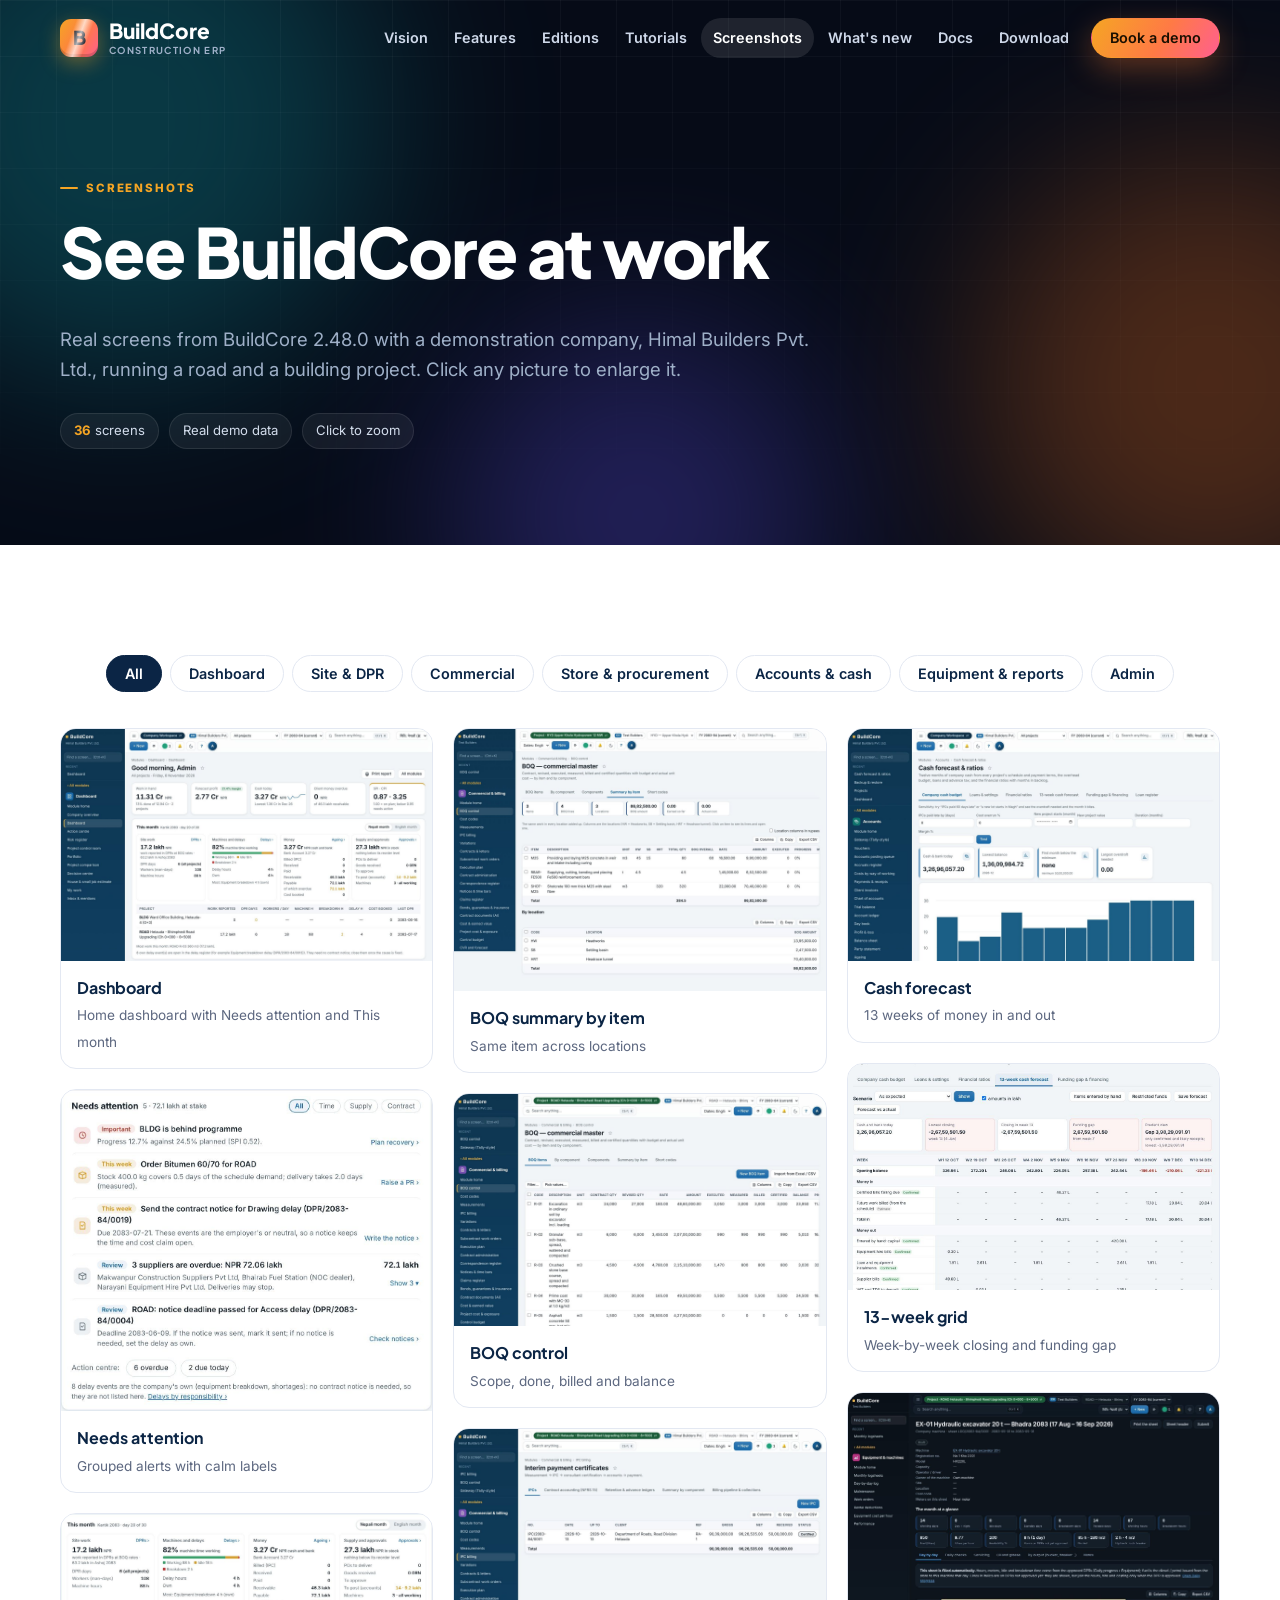
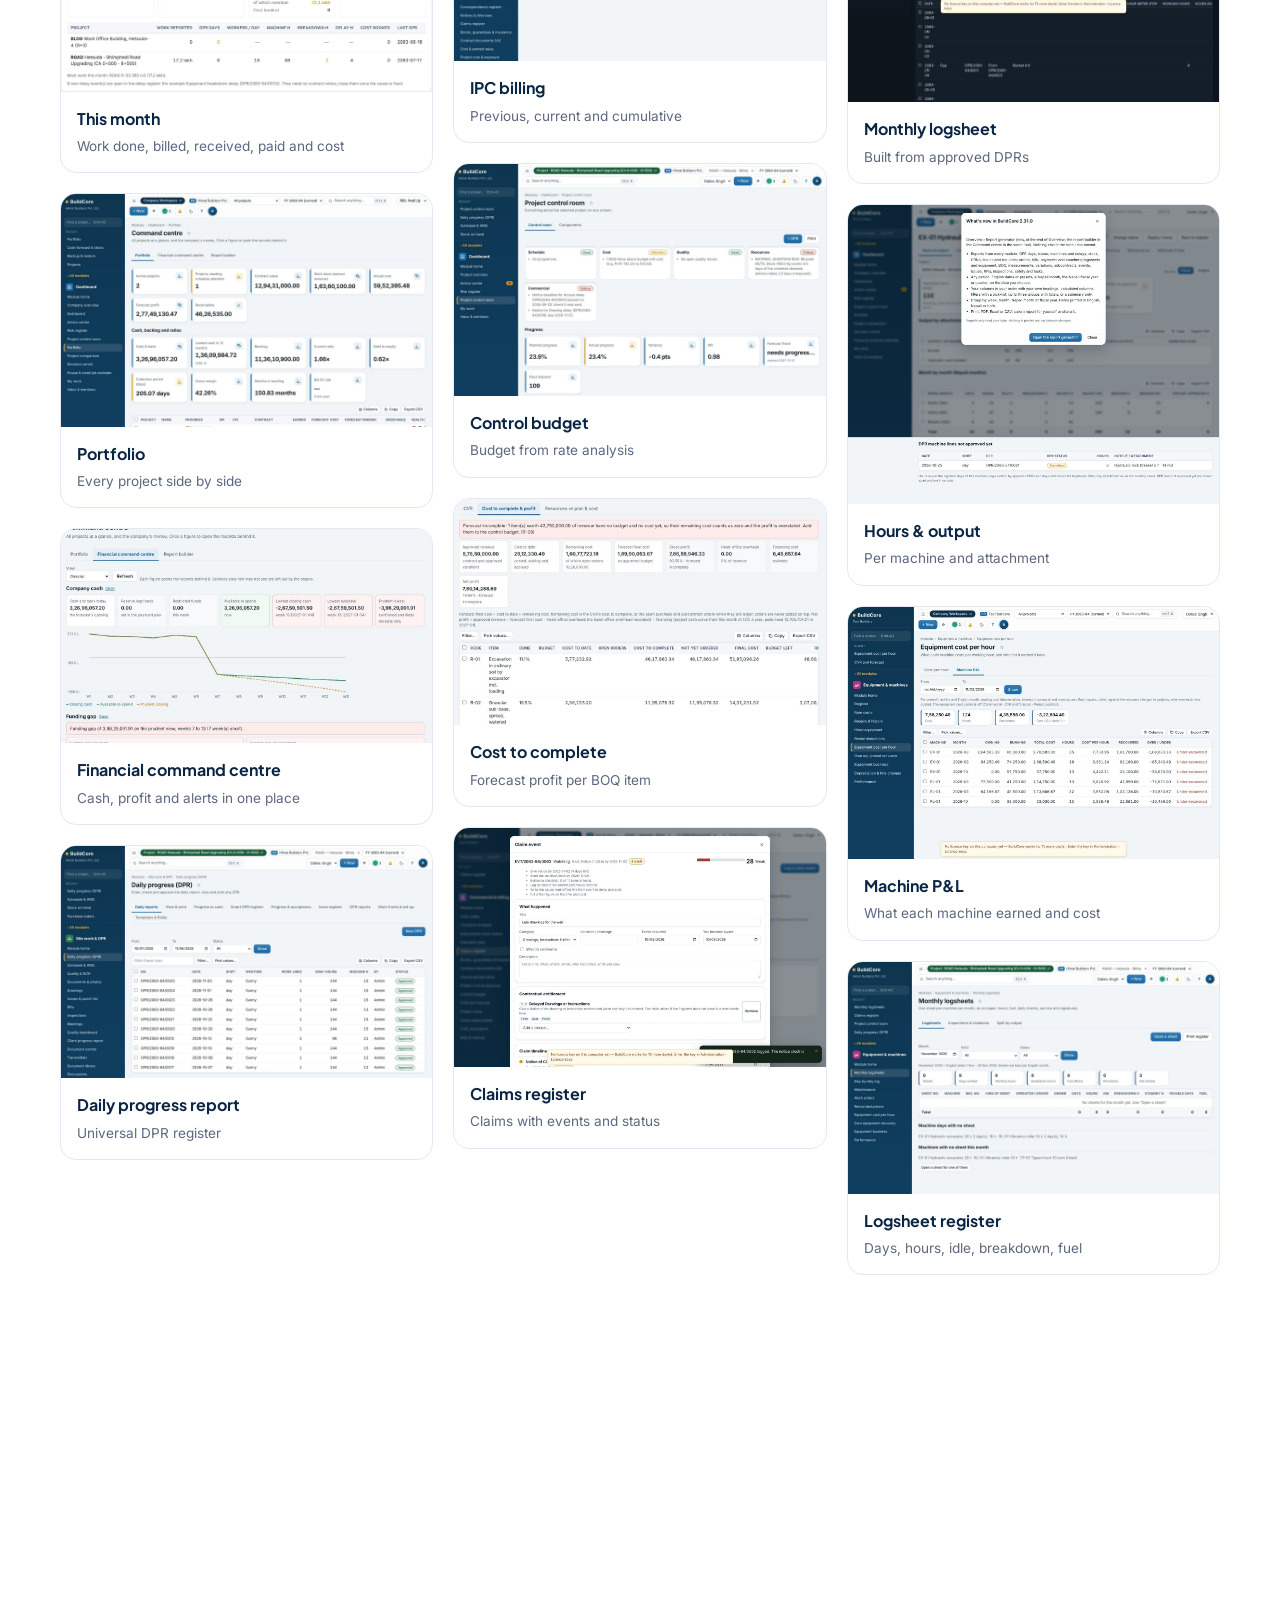
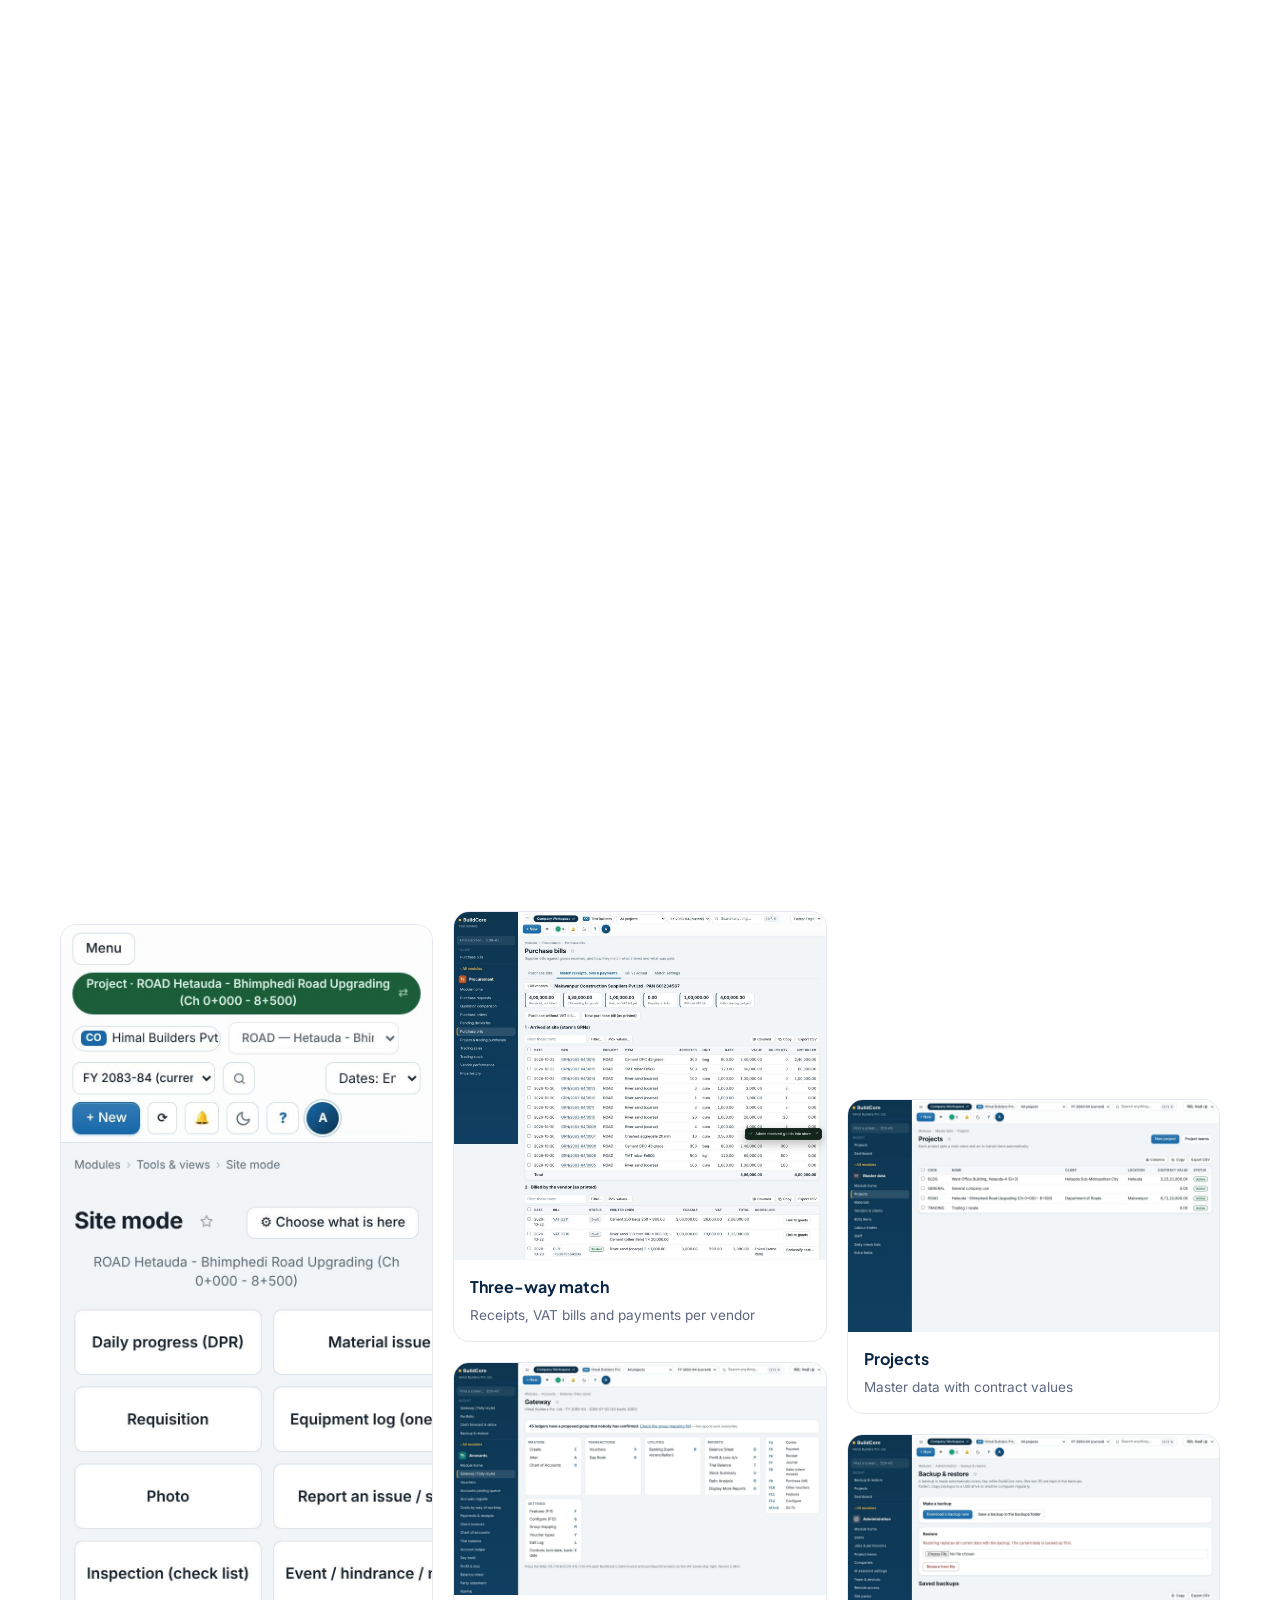
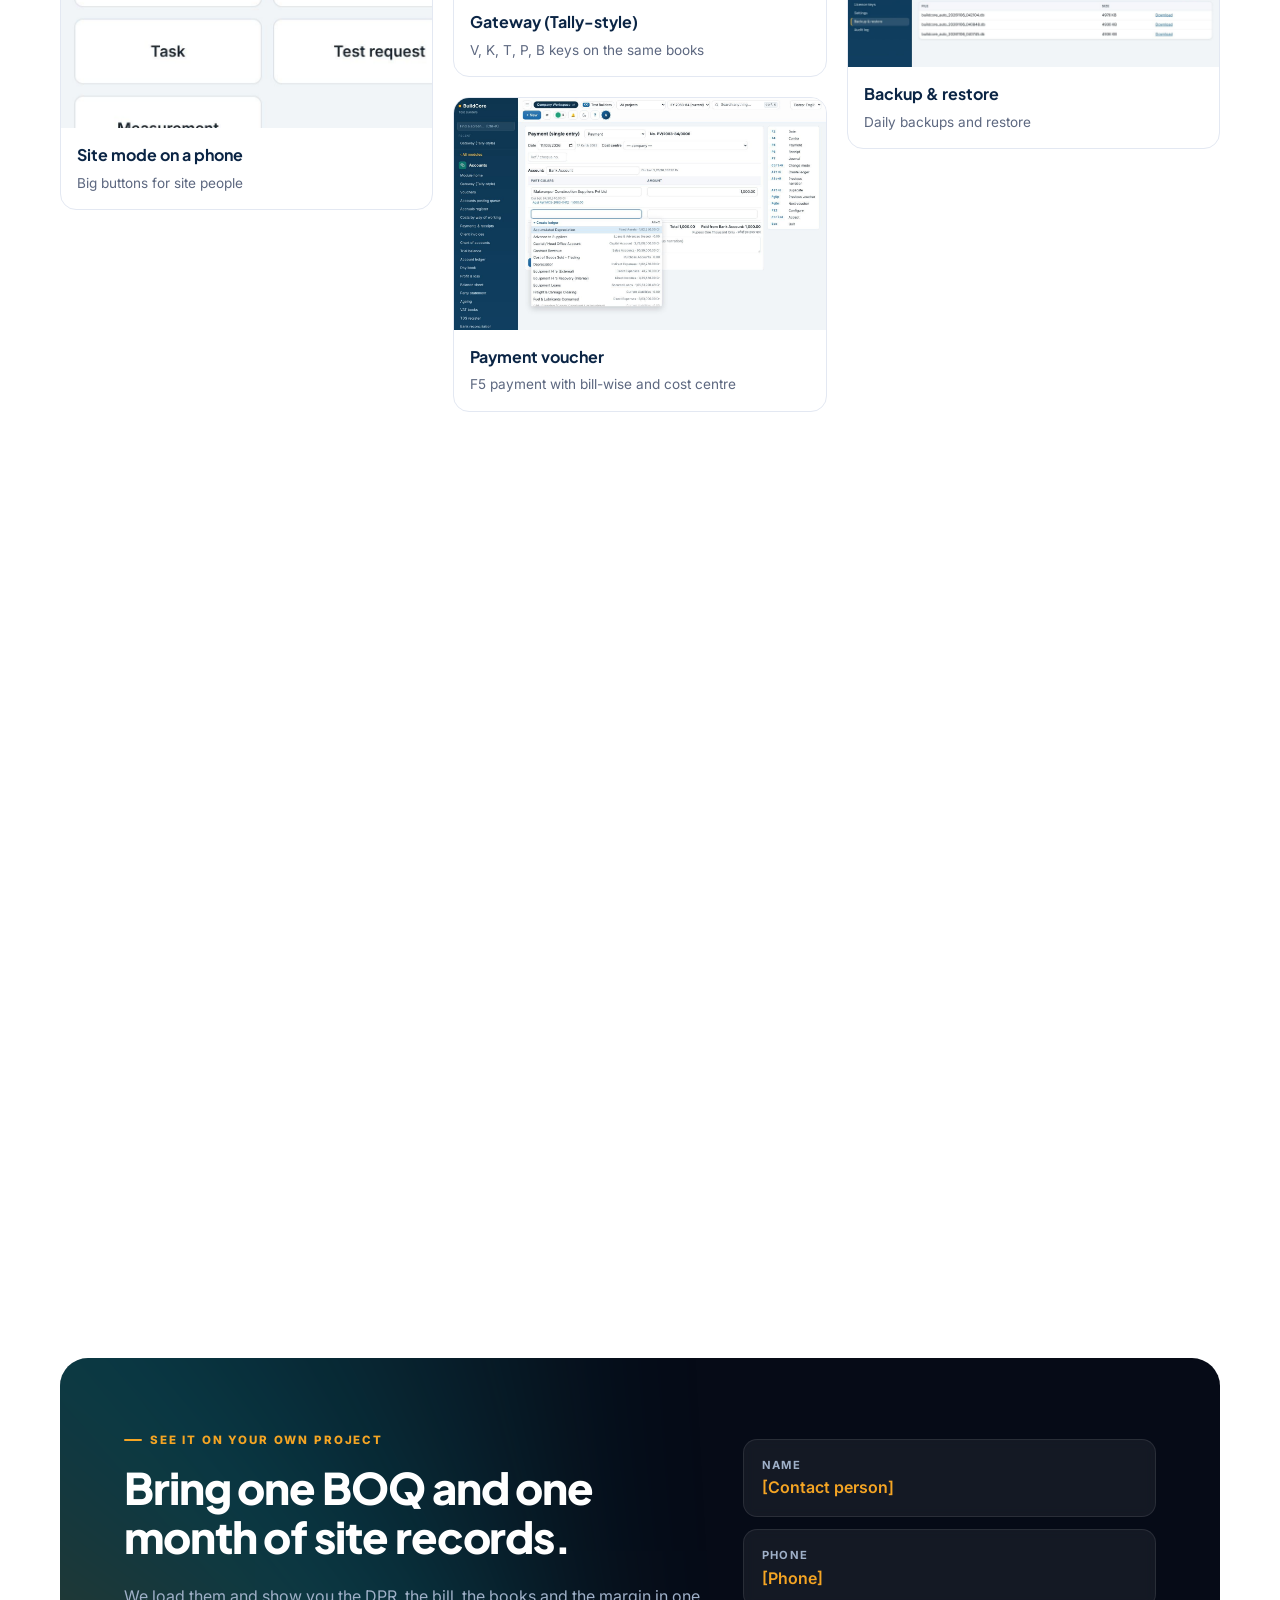
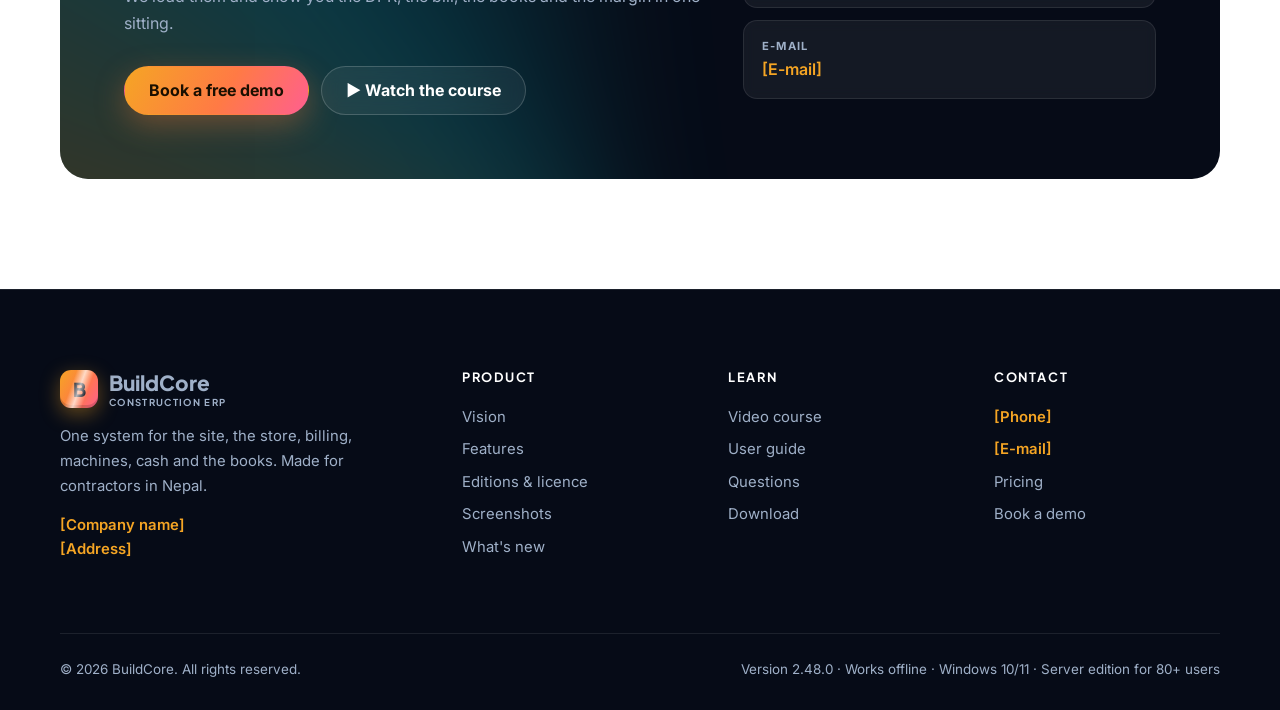
<file: screenshots.html>
<!doctype html>
<html lang="en">
<head>
<meta charset="utf-8">
<meta name="viewport" content="width=device-width, initial-scale=1">
<title>Screenshots – BuildCore</title>
<meta name="description" content="Real screens from BuildCore 2.48.0.">
<meta name="theme-color" content="#060b17">
<meta property="og:title" content="Screenshots – BuildCore">
<meta property="og:description" content="Real screens from BuildCore 2.48.0.">
<meta property="og:image" content="img/dash_full.jpg">
<link rel="icon" href="assets/favicon.svg" type="image/svg+xml">
<link rel="preconnect" href="https://fonts.googleapis.com"><link rel="preconnect" href="https://fonts.gstatic.com" crossorigin>
<link href="https://fonts.googleapis.com/css2?family=Inter:wght@400;500;600;700;800&family=Plus+Jakarta+Sans:wght@600;700;800&display=swap" rel="stylesheet">
<link rel="stylesheet" href="assets/style.css">
<script>document.documentElement.classList.add('js')</script>
</head>
<body>
<div class="sbar"></div>
<header class="top"><div class="wrap">
  <a class="brand" href="index.html"><span class="logo">B</span><span>BuildCore<small>CONSTRUCTION ERP</small></span></a>
  <nav class="nav"><a href="vision.html">Vision</a><a href="features.html">Features</a><a href="editions.html">Editions</a><a href="tutorials.html">Tutorials</a><a href="screenshots.html" class=on>Screenshots</a><a href="releases.html">What's new</a><a href="docs.html">Docs</a><a href="download.html">Download</a><a class="btn primary sm" href="contact.html#demo">Book a demo</a></nav>
  <button class="burger" aria-label="Menu">☰</button>
</div></header>
<main>

<div class="page-hero"><div class="blob b1"></div><div class="blob b2"></div><div class="blob b3"></div><div class="gridfx"></div><div class="wrap">
  <span class="tag" data-r>Screenshots</span><h1 data-r style="--i:1">See BuildCore at work</h1><p data-r style="--i:2">Real screens from BuildCore 2.48.0 with a demonstration company, Himal Builders Pvt. Ltd., running a road and a building project. Click any picture to enlarge it.</p><div class="crumbs" data-stagger><span><b>36</b> screens</span><span>Real demo data</span><span>Click to zoom</span></div></div></div>
<section><div class="wrap">
  <div class="filters" data-r><button data-f="all" class=on>All</button><button data-f="dash">Dashboard</button><button data-f="site">Site & DPR</button><button data-f="comm">Commercial</button><button data-f="proc">Store & procurement</button><button data-f="acc">Accounts & cash</button><button data-f="eq">Equipment & reports</button><button data-f="admin">Admin</button></div>
  <div class="gal"><figure data-r data-g="dash" data-cap="Dashboard: Home dashboard with Needs attention and This month"><div><img src="img/dash_full.jpg" alt="Dashboard" loading="lazy"></div><figcaption><b>Dashboard</b><span>Home dashboard with Needs attention and This month</span></figcaption></figure><figure data-r data-g="dash" data-cap="Needs attention: Grouped alerts with calm labels"><div><img src="img/dash_attention.jpg" alt="Needs attention" loading="lazy"></div><figcaption><b>Needs attention</b><span>Grouped alerts with calm labels</span></figcaption></figure><figure data-r data-g="dash" data-cap="This month: Work done, billed, received, paid and cost"><div><img src="img/dash_month.jpg" alt="This month" loading="lazy"></div><figcaption><b>This month</b><span>Work done, billed, received, paid and cost</span></figcaption></figure><figure data-r data-g="dash" data-cap="Portfolio: Every project side by side"><div><img src="img/portfolio.jpg" alt="Portfolio" loading="lazy"></div><figcaption><b>Portfolio</b><span>Every project side by side</span></figcaption></figure><figure data-r data-g="dash" data-cap="Financial command centre: Cash, profit and alerts in one place"><div><img src="img/old_fcc.jpg" alt="Financial command centre" loading="lazy"></div><figcaption><b>Financial command centre</b><span>Cash, profit and alerts in one place</span></figcaption></figure><figure data-r data-g="site" data-cap="Daily progress report: Universal DPR register"><div><img src="img/dpr.jpg" alt="Daily progress report" loading="lazy"></div><figcaption><b>Daily progress report</b><span>Universal DPR register</span></figcaption></figure><figure data-r data-g="site" data-cap="DPR machine lines: Opening meter, operator and hours fill in"><div><img src="img/dpr_machines.jpg" alt="DPR machine lines" loading="lazy"></div><figcaption><b>DPR machine lines</b><span>Opening meter, operator and hours fill in</span></figcaption></figure><figure data-r data-g="site" data-cap="DPR register: Statuses from draft to locked"><div><img src="img/old_dpr_register.jpg" alt="DPR register" loading="lazy"></div><figcaption><b>DPR register</b><span>Statuses from draft to locked</span></figcaption></figure><figure data-r data-g="site" data-cap="Schedule & WBS: Activities with planned quantities and dates"><div><img src="img/sched.jpg" alt="Schedule & WBS" loading="lazy"></div><figcaption><b>Schedule & WBS</b><span>Activities with planned quantities and dates</span></figcaption></figure><figure data-r data-g="site" data-cap="Document library: Search every document and drawing"><div><img src="img/dl_search.jpg" alt="Document library" loading="lazy"></div><figcaption><b>Document library</b><span>Search every document and drawing</span></figcaption></figure><figure data-r data-g="site" data-cap="Site mode on a phone: Big buttons for site people"><div><img src="img/old_sitemode.jpg" alt="Site mode on a phone" loading="lazy"></div><figcaption><b>Site mode on a phone</b><span>Big buttons for site people</span></figcaption></figure><figure data-r data-g="comm" data-cap="BOQ summary by item: Same item across locations"><div><img src="img/boq_summary.jpg" alt="BOQ summary by item" loading="lazy"></div><figcaption><b>BOQ summary by item</b><span>Same item across locations</span></figcaption></figure><figure data-r data-g="comm" data-cap="BOQ control: Scope, done, billed and balance"><div><img src="img/boq.jpg" alt="BOQ control" loading="lazy"></div><figcaption><b>BOQ control</b><span>Scope, done, billed and balance</span></figcaption></figure><figure data-r data-g="comm" data-cap="IPC billing: Previous, current and cumulative"><div><img src="img/ipc.jpg" alt="IPC billing" loading="lazy"></div><figcaption><b>IPC billing</b><span>Previous, current and cumulative</span></figcaption></figure><figure data-r data-g="comm" data-cap="Control budget: Budget from rate analysis"><div><img src="img/control.jpg" alt="Control budget" loading="lazy"></div><figcaption><b>Control budget</b><span>Budget from rate analysis</span></figcaption></figure><figure data-r data-g="comm" data-cap="Cost to complete: Forecast profit per BOQ item"><div><img src="img/old_ctc.jpg" alt="Cost to complete" loading="lazy"></div><figcaption><b>Cost to complete</b><span>Forecast profit per BOQ item</span></figcaption></figure><figure data-r data-g="comm" data-cap="Claims register: Claims with events and status"><div><img src="img/claims.jpg" alt="Claims register" loading="lazy"></div><figcaption><b>Claims register</b><span>Claims with events and status</span></figcaption></figure><figure data-r data-g="proc" data-cap="Past prices: Purchase request with past prices panel"><div><img src="img/pr_prices.jpg" alt="Past prices" loading="lazy"></div><figcaption><b>Past prices</b><span>Purchase request with past prices panel</span></figcaption></figure><figure data-r data-g="proc" data-cap="Purchase orders: Approval check: stock, budget, cash"><div><img src="img/po.jpg" alt="Purchase orders" loading="lazy"></div><figcaption><b>Purchase orders</b><span>Approval check: stock, budget, cash</span></figcaption></figure><figure data-r data-g="proc" data-cap="Goods received: GRN with challan and vehicle"><div><img src="img/grn.jpg" alt="Goods received" loading="lazy"></div><figcaption><b>Goods received</b><span>GRN with challan and vehicle</span></figcaption></figure><figure data-r data-g="proc" data-cap="Stock: Balance and value per store"><div><img src="img/stock.jpg" alt="Stock" loading="lazy"></div><figcaption><b>Stock</b><span>Balance and value per store</span></figcaption></figure><figure data-r data-g="proc" data-cap="Three-way match: Receipts, VAT bills and payments per vendor"><div><img src="img/match_vendor.jpg" alt="Three-way match" loading="lazy"></div><figcaption><b>Three-way match</b><span>Receipts, VAT bills and payments per vendor</span></figcaption></figure><figure data-r data-g="acc" data-cap="Gateway (Tally-style): V, K, T, P, B keys on the same books"><div><img src="img/tl_gateway.jpg" alt="Gateway (Tally-style)" loading="lazy"></div><figcaption><b>Gateway (Tally-style)</b><span>V, K, T, P, B keys on the same books</span></figcaption></figure><figure data-r data-g="acc" data-cap="Payment voucher: F5 payment with bill-wise and cost centre"><div><img src="img/tl_payment.jpg" alt="Payment voucher" loading="lazy"></div><figcaption><b>Payment voucher</b><span>F5 payment with bill-wise and cost centre</span></figcaption></figure><figure data-r data-g="acc" data-cap="Cash forecast: 13 weeks of money in and out"><div><img src="img/cash.jpg" alt="Cash forecast" loading="lazy"></div><figcaption><b>Cash forecast</b><span>13 weeks of money in and out</span></figcaption></figure><figure data-r data-g="acc" data-cap="13-week grid: Week-by-week closing and funding gap"><div><img src="img/old_cash13.jpg" alt="13-week grid" loading="lazy"></div><figcaption><b>13-week grid</b><span>Week-by-week closing and funding gap</span></figcaption></figure><figure data-r data-g="eq" data-cap="Monthly logsheet: Built from approved DPRs"><div><img src="img/eq_sheet.jpg" alt="Monthly logsheet" loading="lazy"></div><figcaption><b>Monthly logsheet</b><span>Built from approved DPRs</span></figcaption></figure><figure data-r data-g="eq" data-cap="Hours & output: Per machine and attachment"><div><img src="img/eq_summary.jpg" alt="Hours & output" loading="lazy"></div><figcaption><b>Hours & output</b><span>Per machine and attachment</span></figcaption></figure><figure data-r data-g="eq" data-cap="Machine P&L: What each machine earned and cost"><div><img src="img/eq_pl.jpg" alt="Machine P&L" loading="lazy"></div><figcaption><b>Machine P&L</b><span>What each machine earned and cost</span></figcaption></figure><figure data-r data-g="eq" data-cap="Logsheet register: Days, hours, idle, breakdown, fuel"><div><img src="img/logsheets.jpg" alt="Logsheet register" loading="lazy"></div><figcaption><b>Logsheet register</b><span>Days, hours, idle, breakdown, fuel</span></figcaption></figure><figure data-r data-g="eq" data-cap="Report generator: 42 sources, your own columns"><div><img src="img/rg_machine.jpg" alt="Report generator" loading="lazy"></div><figcaption><b>Report generator</b><span>42 sources, your own columns</span></figcaption></figure><figure data-r data-g="admin" data-cap="Users: Job and where each person works"><div><img src="img/users.jpg" alt="Users" loading="lazy"></div><figcaption><b>Users</b><span>Job and where each person works</span></figcaption></figure><figure data-r data-g="admin" data-cap="Project teams: Copy a team from another project"><div><img src="img/acc_team.jpg" alt="Project teams" loading="lazy"></div><figcaption><b>Project teams</b><span>Copy a team from another project</span></figcaption></figure><figure data-r data-g="admin" data-cap="Modules screen: Company Workspace"><div><img src="img/home_company.jpg" alt="Modules screen" loading="lazy"></div><figcaption><b>Modules screen</b><span>Company Workspace</span></figcaption></figure><figure data-r data-g="admin" data-cap="Projects: Master data with contract values"><div><img src="img/projects.jpg" alt="Projects" loading="lazy"></div><figcaption><b>Projects</b><span>Master data with contract values</span></figcaption></figure><figure data-r data-g="admin" data-cap="Backup & restore: Daily backups and restore"><div><img src="img/backup.jpg" alt="Backup & restore" loading="lazy"></div><figcaption><b>Backup & restore</b><span>Daily backups and restore</span></figcaption></figure></div>
  <div class="grid g2" style="margin-top:70px;align-items:center;gap:50px">
    <div data-r="left"><span class="tag">On the phone</span><h2>Works on any phone or tablet in the office</h2><p class="lead" style="font-size:1.04rem">Other computers, tablets and phones open BuildCore in the browser, connected to the main computer. Site people get big buttons and only their own work.</p></div>
    <div style="display:flex;justify-content:center" data-r="zoom"><div class="shot" style="max-width:300px;border-radius:30px;border:8px solid #13233b" data-cap="Dashboard on a phone"><img src="img/phone.jpg" alt="Dashboard on a phone"></div></div>
  </div>
</div></section>
<section><div class="wrap"><div class="cta" data-r="zoom">
  <div><span class="tag">See it on your own project</span><h2>Bring one BOQ and one month of site records.</h2>
  <p>We load them and show you the DPR, the bill, the books and the margin in one sitting.</p>
  <div class="ctas" style="margin-bottom:0"><a class="btn primary" href="contact.html#demo">Book a free demo</a><a class="btn ghost" href="tutorials.html">▶ Watch the course</a></div></div>
  <div class="ct"><div><b>Name</b><span data-c="contact" class="ph">[Contact person]</span></div><div><b>Phone</b><a data-c="phone" class="ph" href="contact.html">[Phone]</a></div><div><b>E-mail</b><a data-c="email" class="ph" href="contact.html">[E-mail]</a></div></div>
</div></div></section>

</main>
<footer><div class="wrap">
  <div class="cols">
    <div><a class="brand" href="index.html"><span class="logo">B</span><span>BuildCore<small>CONSTRUCTION ERP</small></span></a>
      <p style="margin-top:16px;max-width:340px">One system for the site, the store, billing, machines, cash and the books. Made for contractors in Nepal.</p>
      <p><span data-c="company" class="ph">[Company name]</span><br><span data-c="address" class="ph">[Address]</span></p></div>
    <div><h4>Product</h4><a href="vision.html">Vision</a><a href="features.html">Features</a><a href="editions.html">Editions &amp; licence</a><a href="screenshots.html">Screenshots</a><a href="releases.html">What's new</a></div>
    <div><h4>Learn</h4><a href="tutorials.html">Video course</a><a href="docs.html">User guide</a><a href="docs.html#faq">Questions</a><a href="download.html">Download</a></div>
    <div><h4>Contact</h4><a data-c="phone" class="ph" href="contact.html">[Phone]</a><a data-c="email" class="ph" href="contact.html">[E-mail]</a><a href="contact.html">Pricing</a><a href="contact.html#demo">Book a demo</a></div>
  </div>
  <div class="legal"><span>© <span data-c="year">2026</span> BuildCore. All rights reserved.</span><span>Version 2.48.0 · Works offline · Windows 10/11 · Server edition for 80+ users</span></div>
</div></footer>
<button class="totop" aria-label="Back to top">↑</button>
<script src="assets/config.js"></script>

<script src="assets/site.js"></script>
</body>
</html>
</file>
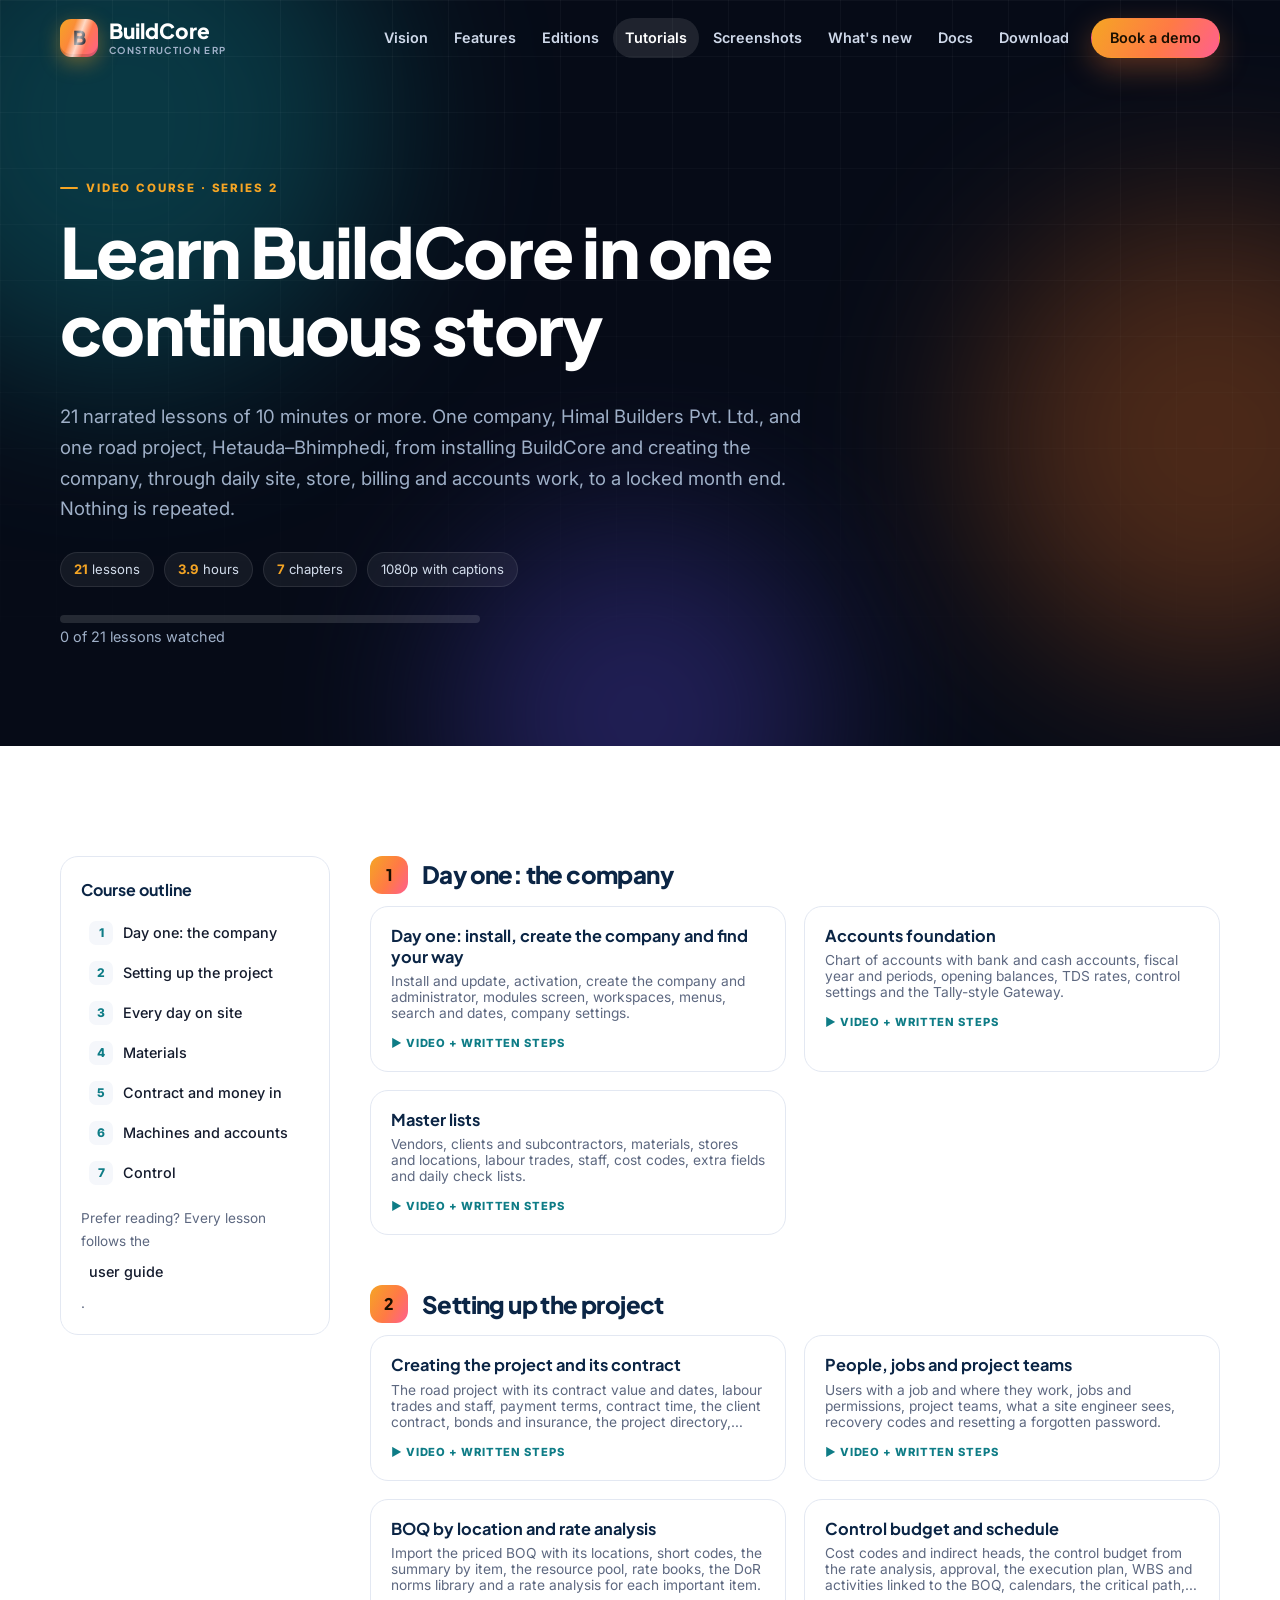
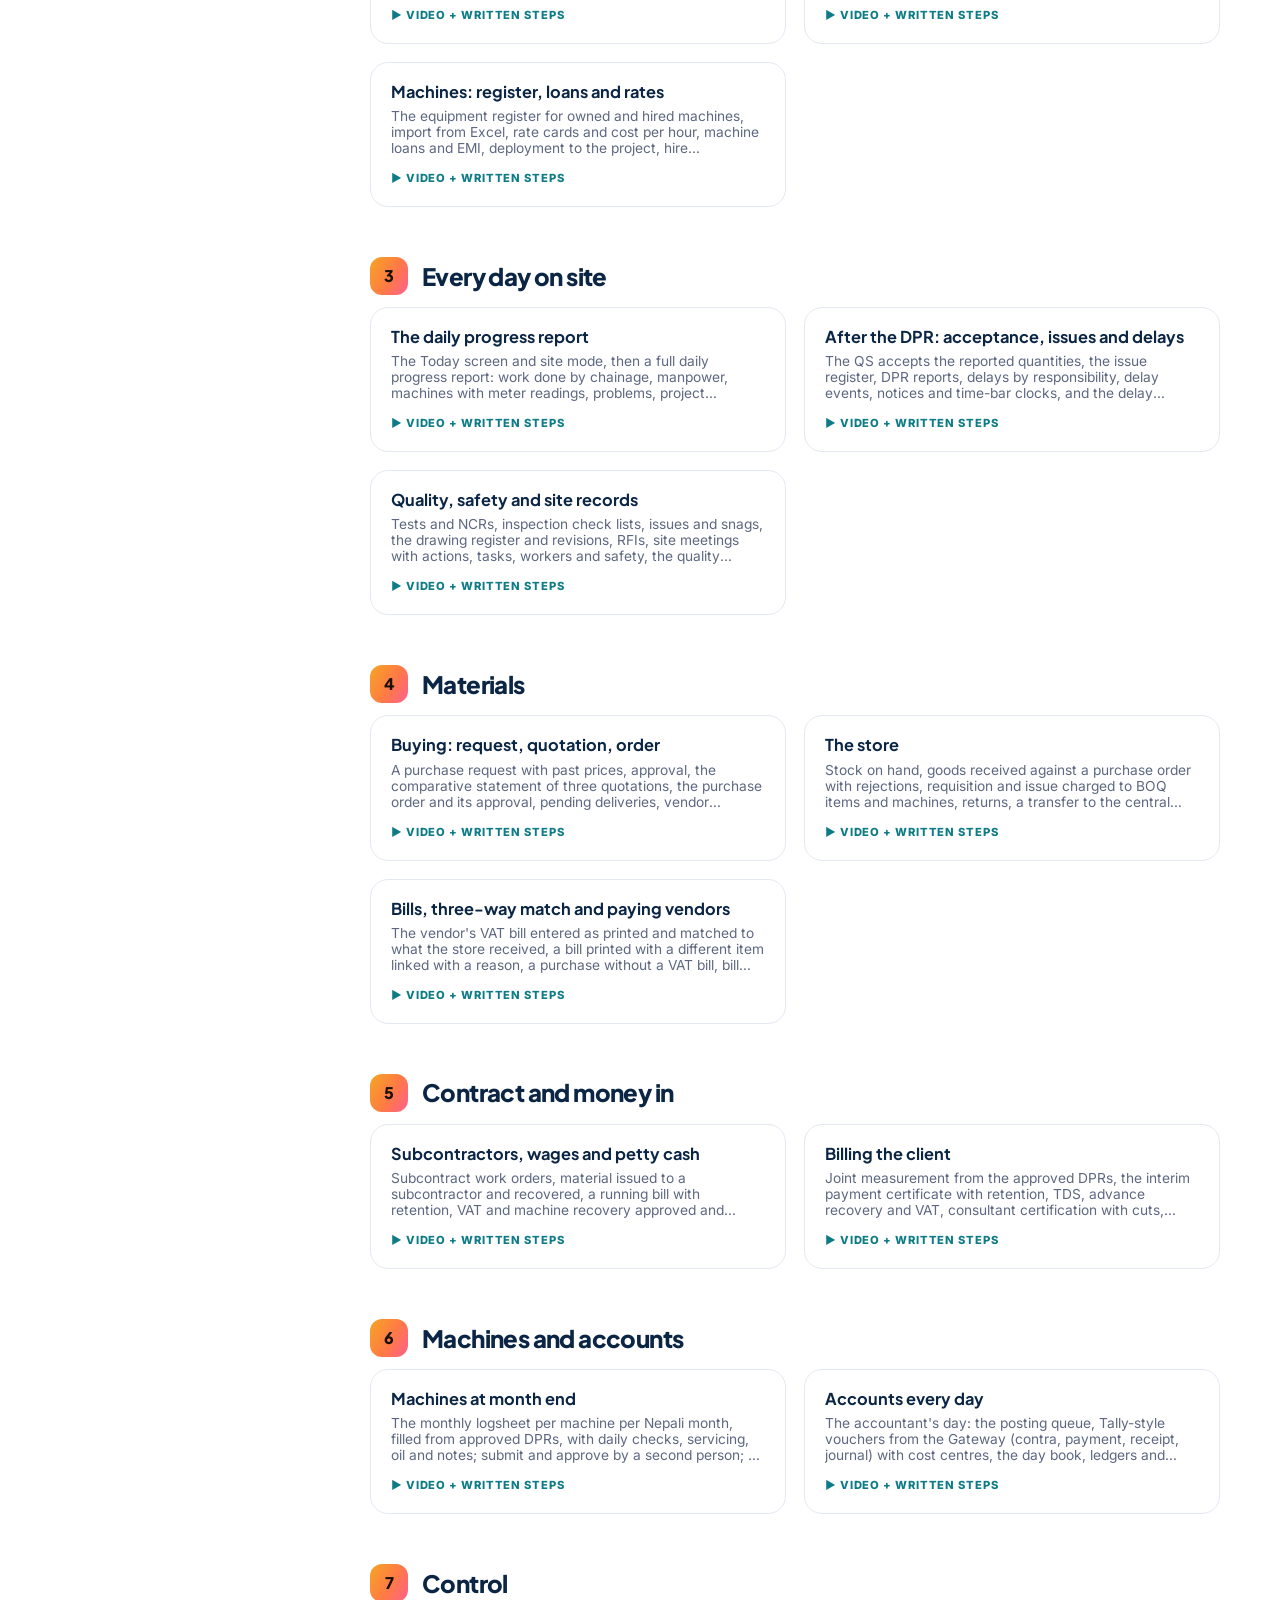
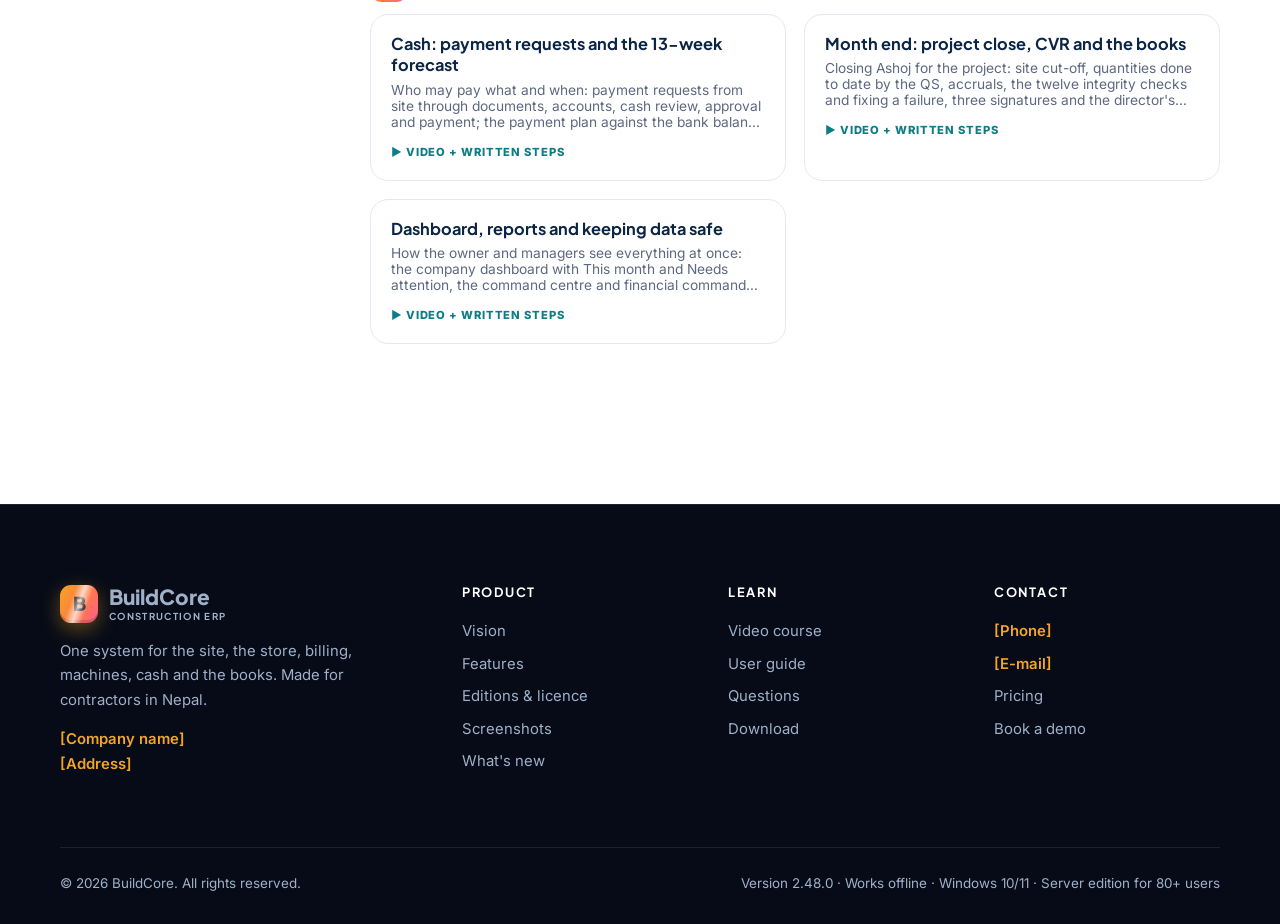
<file: tutorials.html>
<!doctype html>
<html lang="en">
<head>
<meta charset="utf-8">
<meta name="viewport" content="width=device-width, initial-scale=1">
<title>Video course – BuildCore</title>
<meta name="description" content="Learn BuildCore in 21 narrated lessons: one company and one project from installation to month end.">
<meta name="theme-color" content="#060b17">
<meta property="og:title" content="Video course – BuildCore">
<meta property="og:description" content="Learn BuildCore in 21 narrated lessons: one company and one project from installation to month end.">
<meta property="og:image" content="img/dash_full.jpg">
<link rel="icon" href="assets/favicon.svg" type="image/svg+xml">
<link rel="preconnect" href="https://fonts.googleapis.com"><link rel="preconnect" href="https://fonts.gstatic.com" crossorigin>
<link href="https://fonts.googleapis.com/css2?family=Inter:wght@400;500;600;700;800&family=Plus+Jakarta+Sans:wght@600;700;800&display=swap" rel="stylesheet">
<link rel="stylesheet" href="assets/style.css">
<script>document.documentElement.classList.add('js')</script>
</head>
<body>
<div class="sbar"></div>
<header class="top"><div class="wrap">
  <a class="brand" href="index.html"><span class="logo">B</span><span>BuildCore<small>CONSTRUCTION ERP</small></span></a>
  <nav class="nav"><a href="vision.html">Vision</a><a href="features.html">Features</a><a href="editions.html">Editions</a><a href="tutorials.html" class=on>Tutorials</a><a href="screenshots.html">Screenshots</a><a href="releases.html">What's new</a><a href="docs.html">Docs</a><a href="download.html">Download</a><a class="btn primary sm" href="contact.html#demo">Book a demo</a></nav>
  <button class="burger" aria-label="Menu">☰</button>
</div></header>
<main>

<div class="page-hero"><div class="blob b1"></div><div class="blob b2"></div><div class="blob b3"></div><div class="gridfx"></div><div class="wrap">
  <span class="tag" data-r>Video course · series 2</span><h1 data-r style="--i:1">Learn BuildCore in one continuous story</h1>
  <p data-r style="--i:2">21 narrated lessons of 10 minutes or more. One company, Himal Builders Pvt. Ltd., and one road project, Hetauda–Bhimphedi, from installing BuildCore and creating the company, through daily site, store, billing and accounts work, to a locked month end. Nothing is repeated.</p>
  <div class="crumbs" data-stagger><span><b id="nLes">21</b> lessons</span><span><b id="nMin">3.9</b> hours</span><span><b>7</b> chapters</span><span>1080p with captions</span></div>
  <div class="progress" style="max-width:420px;margin-top:28px" data-r><i id="pbar"></i></div><span id="ptxt" style="font-size:.9rem;color:var(--d-mute)"></span>
</div></div>
<section><div class="wrap course">
  <aside data-r="left"><b style="color:var(--navy);font-family:var(--hfont)">Course outline</b><div id="toc" style="margin-top:10px"></div>
  <p style="font-size:.85rem;color:var(--mute);margin:14px 0 0">Prefer reading? Every lesson follows the <a href="docs.html">user guide</a>.</p></aside>
  <div id="course"></div>
</div></section>
<div class="lb" id="tlb"><button class="x" aria-label="Close">×</button>
  <div class="lbox">
    <div id="tmedia"></div>
    <div style="padding:24px 28px"><span class="tag" id="tch"></span><h2 id="tt" style="font-size:1.5rem"></h2><p id="ta" style="color:var(--mute)"></p>
    <ol class="steps" id="ts"></ol>
    <div style="display:flex;gap:10px;flex-wrap:wrap;margin-top:8px"><button class="btn teal sm" id="tdone">Mark as watched</button><button class="btn line sm" id="tnext">Next lesson →</button></div></div>
  </div></div>

</main>
<footer><div class="wrap">
  <div class="cols">
    <div><a class="brand" href="index.html"><span class="logo">B</span><span>BuildCore<small>CONSTRUCTION ERP</small></span></a>
      <p style="margin-top:16px;max-width:340px">One system for the site, the store, billing, machines, cash and the books. Made for contractors in Nepal.</p>
      <p><span data-c="company" class="ph">[Company name]</span><br><span data-c="address" class="ph">[Address]</span></p></div>
    <div><h4>Product</h4><a href="vision.html">Vision</a><a href="features.html">Features</a><a href="editions.html">Editions &amp; licence</a><a href="screenshots.html">Screenshots</a><a href="releases.html">What's new</a></div>
    <div><h4>Learn</h4><a href="tutorials.html">Video course</a><a href="docs.html">User guide</a><a href="docs.html#faq">Questions</a><a href="download.html">Download</a></div>
    <div><h4>Contact</h4><a data-c="phone" class="ph" href="contact.html">[Phone]</a><a data-c="email" class="ph" href="contact.html">[E-mail]</a><a href="contact.html">Pricing</a><a href="contact.html#demo">Book a demo</a></div>
  </div>
  <div class="legal"><span>© <span data-c="year">2026</span> BuildCore. All rights reserved.</span><span>Version 2.48.0 · Works offline · Windows 10/11 · Server edition for 80+ users</span></div>
</div></footer>
<button class="totop" aria-label="Back to top">↑</button>
<script src="assets/config.js"></script>
<script src="assets/lessons.js"></script>
<script>
(function(){
 var C=window.BC_COURSE||[],all=[],done={},mins=0;
 try{done=JSON.parse(localStorage.getItem('bc_done2')||'{}')}catch(e){}
 function save(){try{localStorage.setItem('bc_done2',JSON.stringify(done))}catch(e){}}
 var html='',toc='';
 C.forEach(function(ch,ci){
  toc+='<a href="#ch'+ci+'"><span>'+(ci+1)+'</span>'+ch.ch+'</a>';
  html+='<div class="chapter" id="ch'+ci+'"><h2 data-r><span class="n">'+(ci+1)+'</span>'+ch.ch+'</h2><div class="lessons">';
  ch.lessons.forEach(function(l,li){ l.chap=ch.ch; all.push(l); mins+=parseInt(l.dur)||0;
   html+='<button class="lesson'+(done[l.id]?' done':'')+'" data-r style="--i:'+(li%2)+'" data-id="'+l.id+'"><div class="thumb" style="background-image:url(img/'+l.thumb+'.jpg)"><span class="play">▶</span><span class="num">'+l.id+'</span><span class="dur">'+l.dur+'</span></div><div class="body"><b>'+l.title+'</b><p>'+l.about+'</p><span class="soon'+(l.video?' ready':'')+'">'+(l.video?'▶ VIDEO + WRITTEN STEPS':'VIDEO SOON · STEPS READY')+'</span></div></button>';
  });
  html+='</div></div>';
 });
 document.getElementById('course').innerHTML=html;document.getElementById('toc').innerHTML=toc;
 document.getElementById('nLes').textContent=all.length;document.getElementById('nMin').textContent=(mins/60).toFixed(1);
 if('IntersectionObserver' in window){var io=new IntersectionObserver(function(es){es.forEach(function(e){if(e.isIntersecting){e.target.classList.add('in');io.unobserve(e.target);}})},{threshold:.1});
  document.querySelectorAll('#course [data-r]').forEach(function(el){io.observe(el)});} else document.querySelectorAll('#course [data-r]').forEach(function(el){el.classList.add('in')});
 function prog(){var n=all.filter(function(l){return done[l.id]}).length;document.getElementById('pbar').style.width=(100*n/all.length)+'%';document.getElementById('ptxt').textContent=n+' of '+all.length+' lessons watched';}
 prog();
 var lb=document.getElementById('tlb'),cur=0;
 function media(l){
  if(!l.video) return '<div style="aspect-ratio:16/9;background:#0b2545 url(img/'+l.thumb+'.jpg) top left/cover;position:relative"><div style="position:absolute;inset:0;background:rgba(11,37,69,.72);display:grid;place-items:center;color:#fff;text-align:center;padding:20px"><div><div style="font-size:2.4rem">🎬</div><b style="font-size:1.2rem">Video coming soon</b><br><span style="color:#c3d2e4">The written steps are below.</span></div></div></div>';
  var y=l.video.match(/(?:youtu\.be\/|v=|embed\/)([\w-]{11})/);
  if(y) return '<div style="aspect-ratio:16/9"><iframe src="https://www.youtube.com/embed/'+y[1]+'?rel=0&autoplay=1" style="width:100%;height:100%;border:0;display:block" allow="autoplay; encrypted-media; picture-in-picture" allowfullscreen></iframe></div>';
  var vtt=l.video.replace(/\.mp4$/,'.vtt');
  return '<video controls autoplay playsinline style="width:100%;display:block;background:#000"><source src="'+l.video+'" type="video/mp4"><track kind="captions" src="'+vtt+'" srclang="en" label="English"></video>';
 }
 function open(i){cur=i;var l=all[i];document.getElementById('tmedia').innerHTML=media(l);document.getElementById('tch').textContent=l.chap+' · Lesson '+l.id+' · '+l.dur;
  document.getElementById('tt').textContent=l.title;document.getElementById('ta').textContent=l.about;
  document.getElementById('ts').innerHTML=l.steps.map(function(s){return '<li>'+s+'</li>'}).join('');
  document.getElementById('tdone').textContent=done[l.id]?'Watched ✓':'Mark as watched';
  document.getElementById('tnext').style.display=i<all.length-1?'':'none';lb.classList.add('open');lb.scrollTop=0;document.body.style.overflow='hidden';}
 function close(){lb.classList.remove('open');document.getElementById('tmedia').innerHTML='';document.body.style.overflow='';}
 document.querySelectorAll('.lesson').forEach(function(b){b.addEventListener('click',function(){open(all.findIndex(function(l){return l.id===b.dataset.id}))})});
 lb.addEventListener('click',function(e){if(e.target===lb||e.target.classList.contains('x'))close();});
 document.addEventListener('keydown',function(e){if(e.key==='Escape'&&lb.classList.contains('open'))close();});
 document.getElementById('tnext').onclick=function(){open(cur+1)};
 document.getElementById('tdone').onclick=function(){var l=all[cur];done[l.id]=1;save();prog();this.textContent='Watched ✓';document.querySelector('.lesson[data-id="'+l.id+'"]').classList.add('done');};
 if(location.hash.match(/^#l\d+/)){var k=all.findIndex(function(l){return 'l'+l.id===location.hash.slice(1)});if(k>=0)open(k);}
})();
</script>
<script src="assets/site.js"></script>
</body>
</html>
</file>
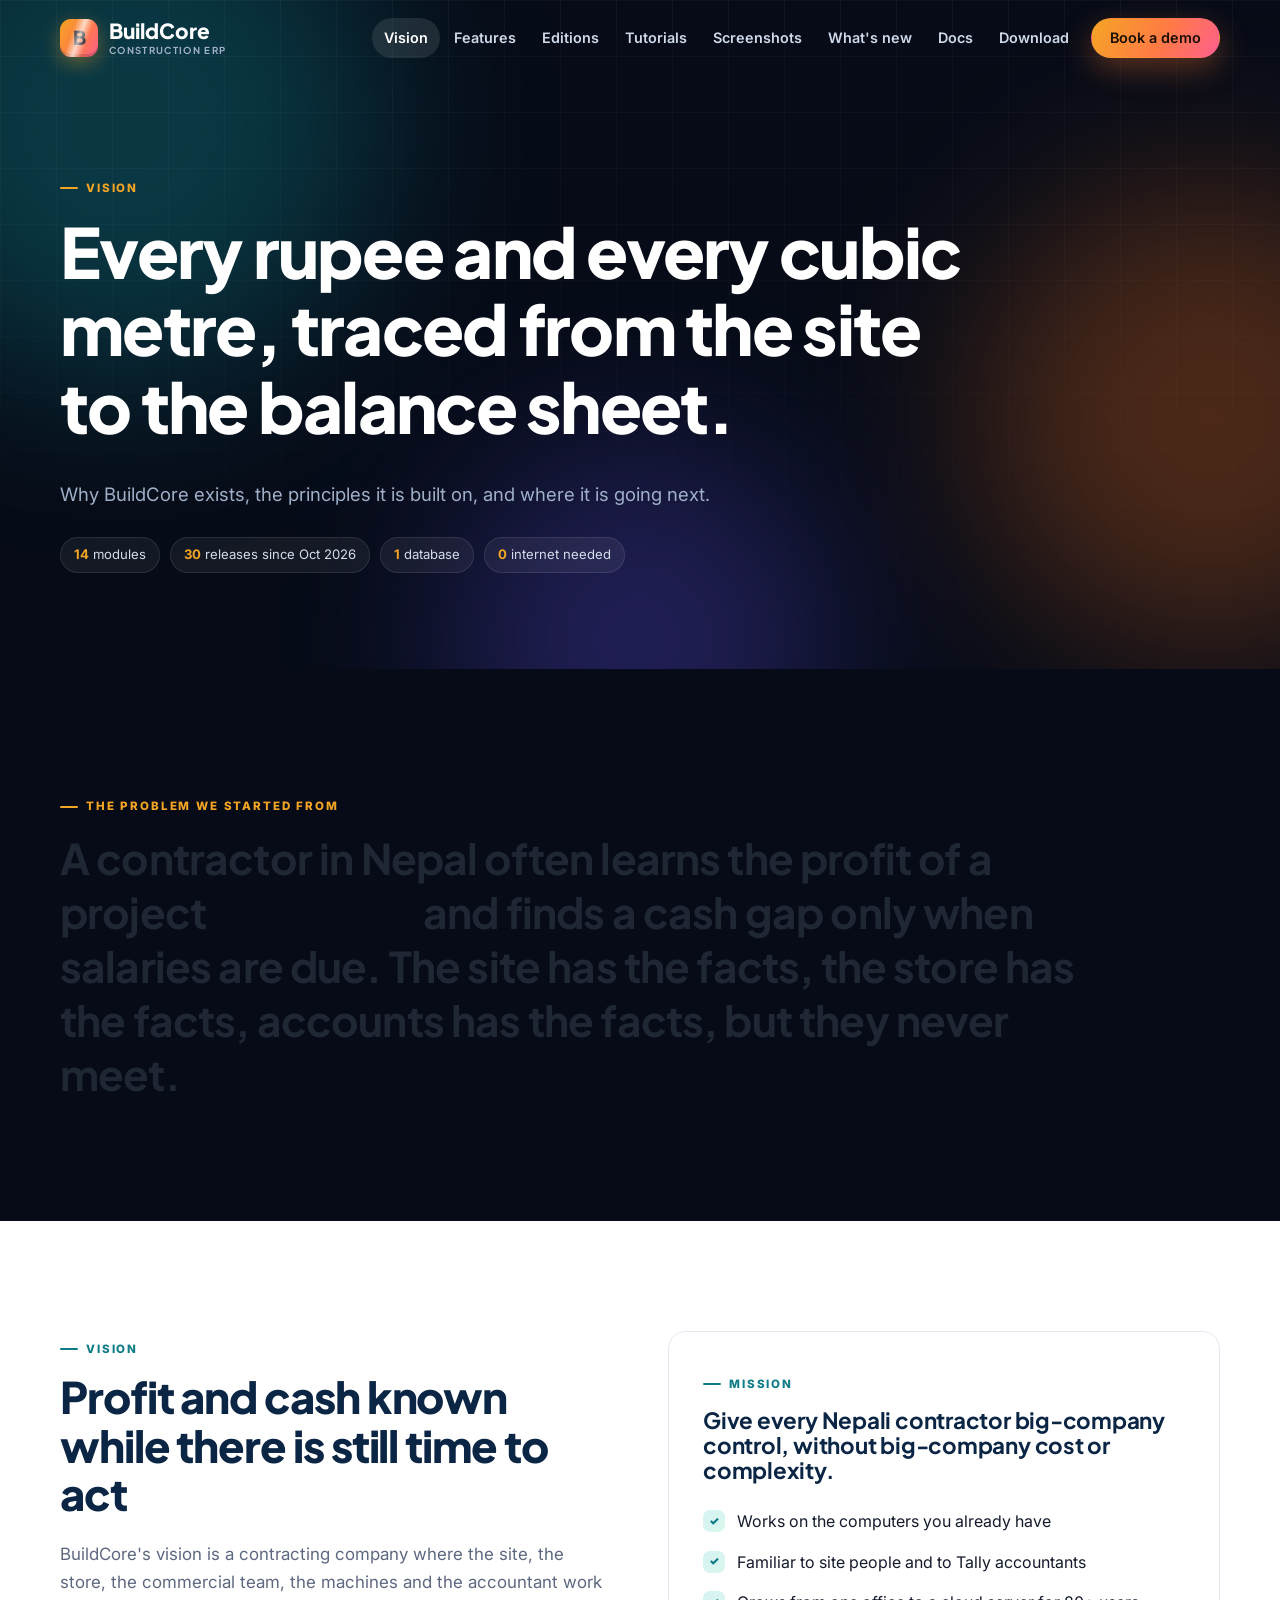
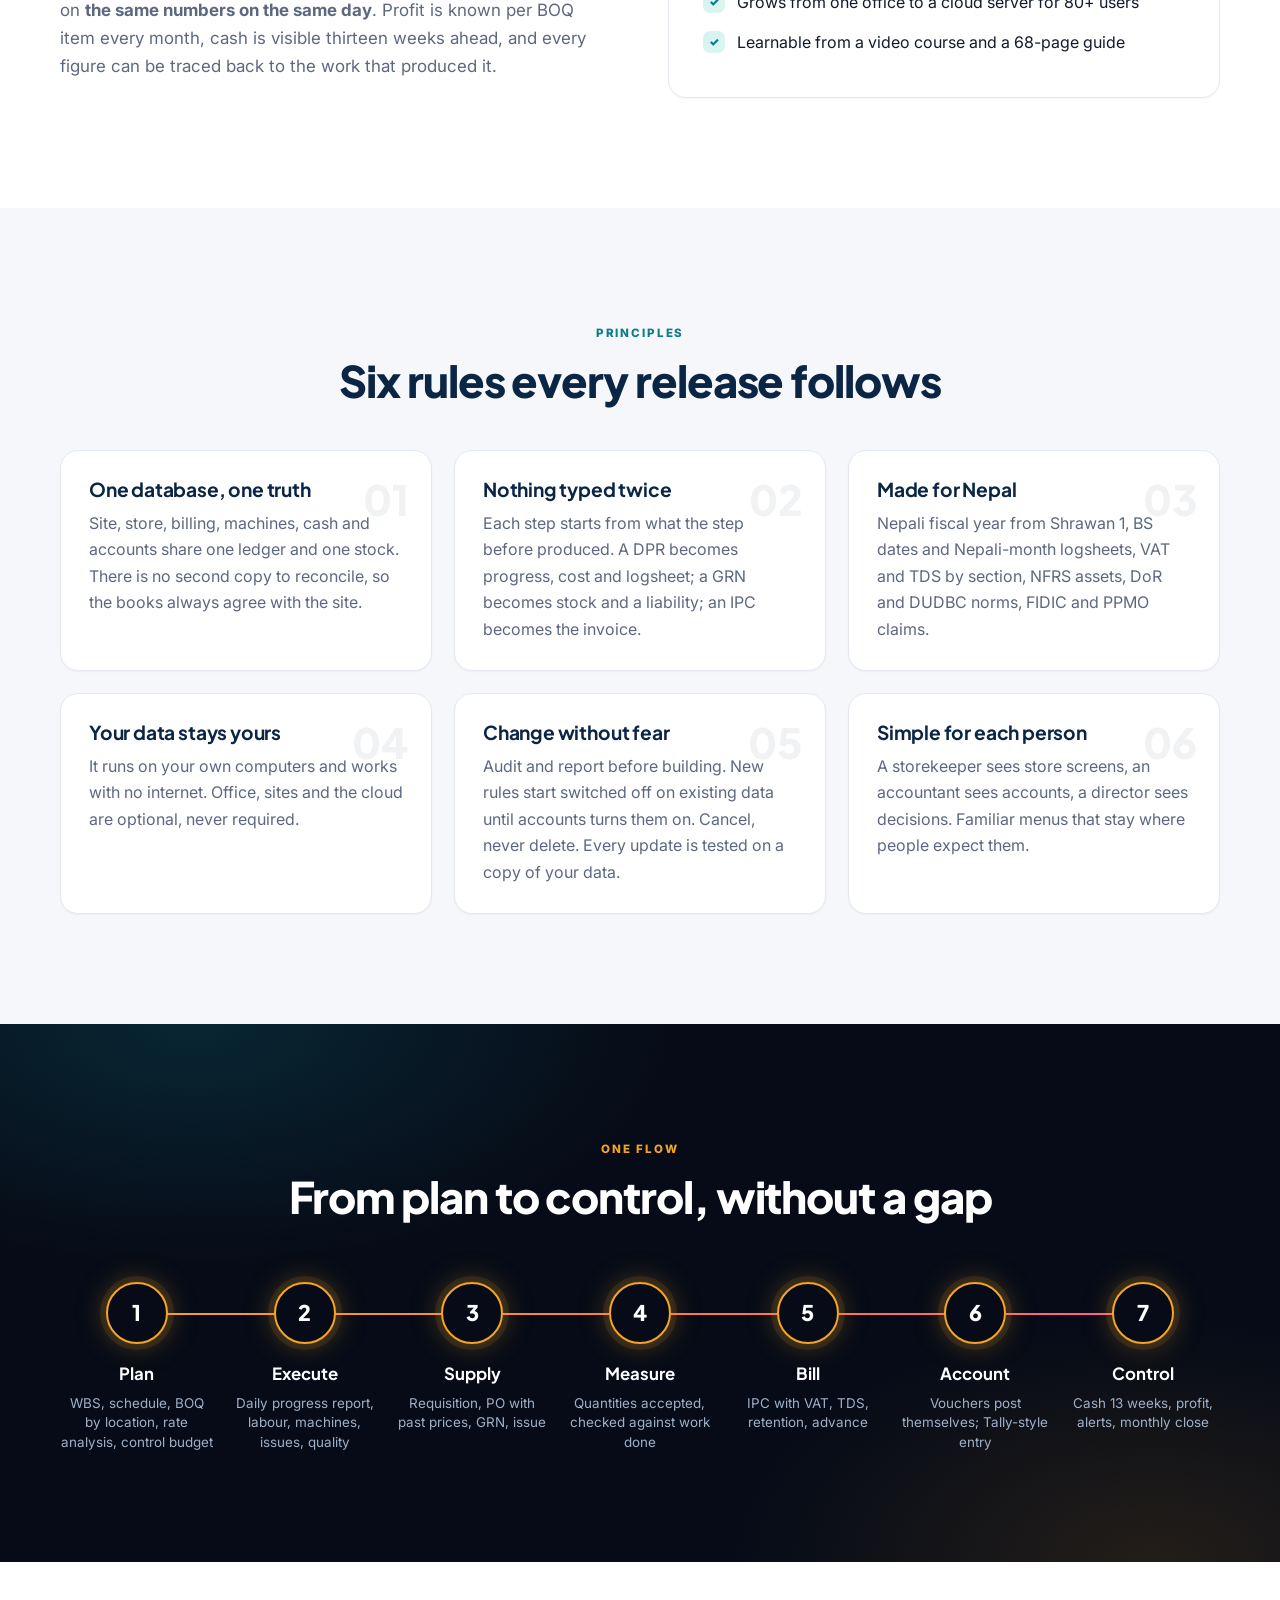
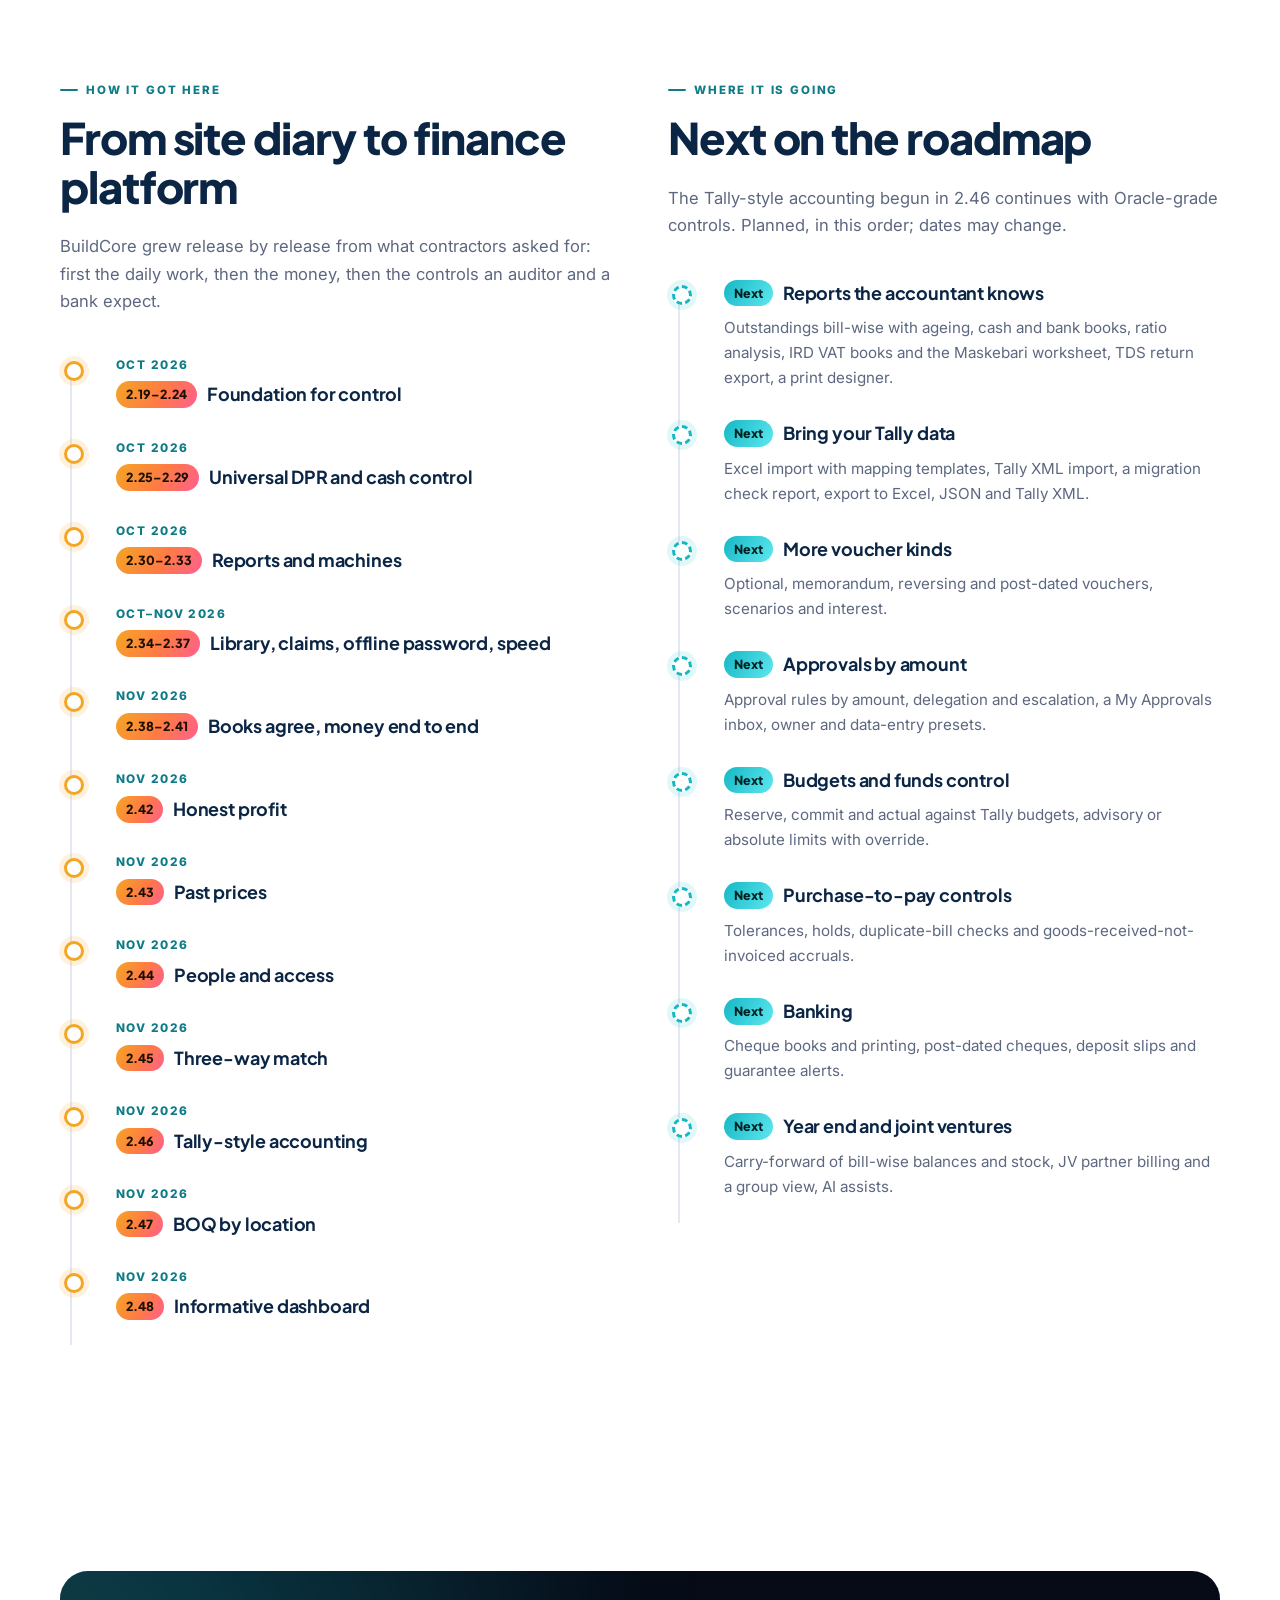
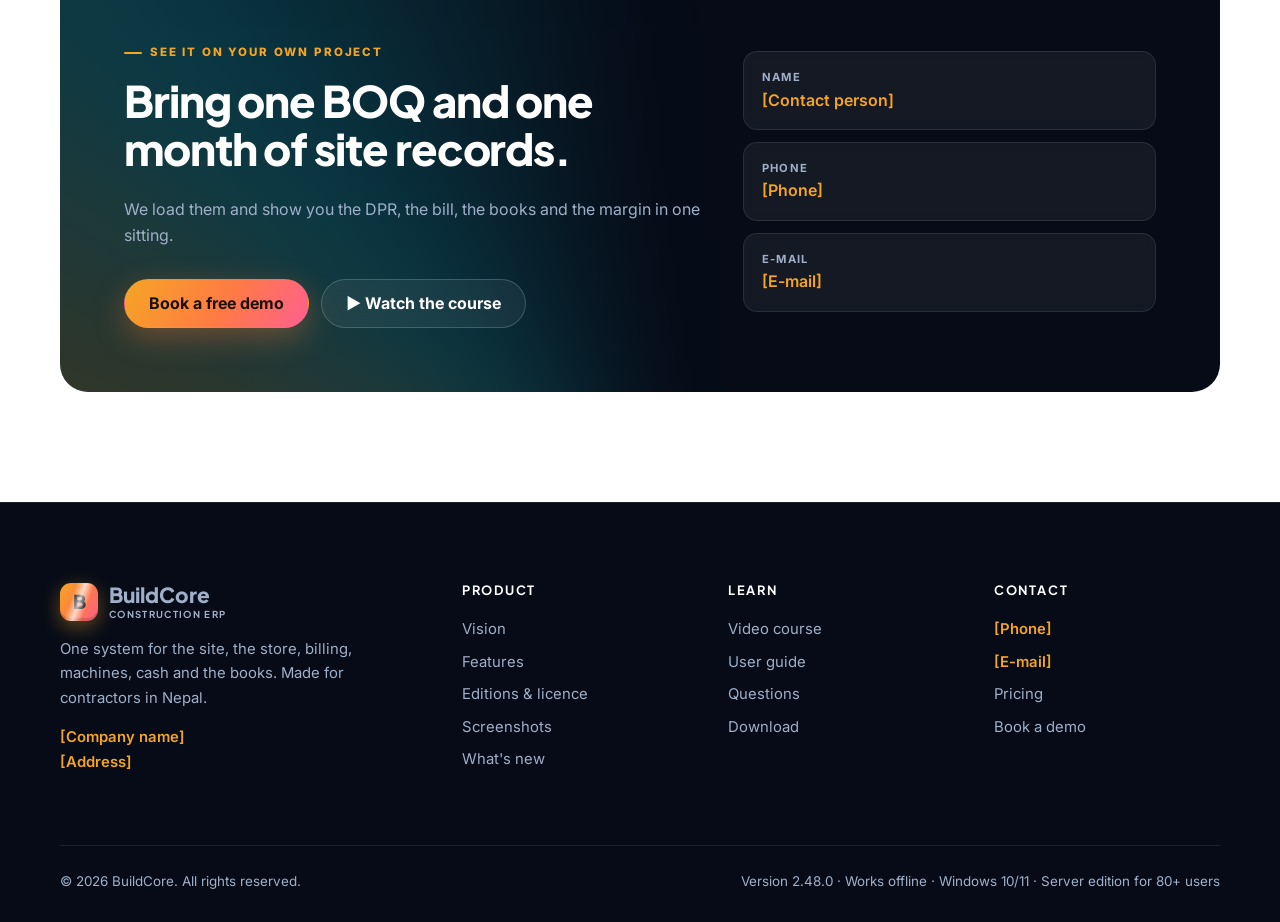
<file: vision.html>
<!doctype html>
<html lang="en">
<head>
<meta charset="utf-8">
<meta name="viewport" content="width=device-width, initial-scale=1">
<title>Vision – BuildCore</title>
<meta name="description" content="Why BuildCore exists, the principles it is built on and the roadmap.">
<meta name="theme-color" content="#060b17">
<meta property="og:title" content="Vision – BuildCore">
<meta property="og:description" content="Why BuildCore exists, the principles it is built on and the roadmap.">
<meta property="og:image" content="img/dash_full.jpg">
<link rel="icon" href="assets/favicon.svg" type="image/svg+xml">
<link rel="preconnect" href="https://fonts.googleapis.com"><link rel="preconnect" href="https://fonts.gstatic.com" crossorigin>
<link href="https://fonts.googleapis.com/css2?family=Inter:wght@400;500;600;700;800&family=Plus+Jakarta+Sans:wght@600;700;800&display=swap" rel="stylesheet">
<link rel="stylesheet" href="assets/style.css">
<script>document.documentElement.classList.add('js')</script>
</head>
<body>
<div class="sbar"></div>
<header class="top"><div class="wrap">
  <a class="brand" href="index.html"><span class="logo">B</span><span>BuildCore<small>CONSTRUCTION ERP</small></span></a>
  <nav class="nav"><a href="vision.html" class=on>Vision</a><a href="features.html">Features</a><a href="editions.html">Editions</a><a href="tutorials.html">Tutorials</a><a href="screenshots.html">Screenshots</a><a href="releases.html">What's new</a><a href="docs.html">Docs</a><a href="download.html">Download</a><a class="btn primary sm" href="contact.html#demo">Book a demo</a></nav>
  <button class="burger" aria-label="Menu">☰</button>
</div></header>
<main>

<div class="page-hero"><div class="blob b1"></div><div class="blob b2"></div><div class="blob b3"></div><div class="gridfx"></div><div class="wrap">
  <span class="tag" data-r>Vision</span><h1 data-r style="--i:1">Every rupee and every cubic metre, traced from the site to the balance sheet.</h1><p data-r style="--i:2">Why BuildCore exists, the principles it is built on, and where it is going next.</p><div class="crumbs" data-stagger><span><b>14</b> modules</span><span><b>30</b> releases since Oct 2026</span><span><b>1</b> database</span><span><b>0</b> internet needed</span></div></div></div>
<section class="dark" style="padding:120px 0"><div class="wrap">
  <span class="tag" data-r>The problem we started from</span>
  <p class="quote" data-words>A contractor in Nepal often learns the profit of a project <span class="grad">a year late</span> and finds a cash gap only when salaries are due. The site has the facts, the store has the facts, accounts has the facts, but they never meet.</p>
</div></section>
<section><div class="wrap">
  <div class="grid g2" style="gap:56px;align-items:center">
    <div data-r="left"><span class="tag">Vision</span><h2>Profit and cash known while there is still time to act</h2>
    <p class="lead" style="font-size:1.06rem">BuildCore's vision is a contracting company where the site, the store, the commercial team, the machines and the accountant work on <b>the same numbers on the same day</b>. Profit is known per BOQ item every month, cash is visible thirteen weeks ahead, and every figure can be traced back to the work that produced it.</p></div>
    <div data-r="right"><div class="card" style="padding:34px">
      <span class="tag">Mission</span><h3 style="font-size:1.4rem">Give every Nepali contractor big-company control, without big-company cost or complexity.</h3>
      <ul class="check"><li>Works on the computers you already have</li><li>Familiar to site people and to Tally accountants</li><li>Grows from one office to a cloud server for 80+ users</li><li>Learnable from a video course and a 68-page guide</li></ul>
    </div></div>
  </div>
</div></section>
<section class="soft"><div class="wrap">
  <div class="center"><span class="tag" data-r>Principles</span><h2 data-r>Six rules every release follows</h2></div>
  <div class="grid g3 pillars" style="margin-top:44px" data-stagger><div class="card spot"><h3>One database, one truth</h3><p style="margin:0">Site, store, billing, machines, cash and accounts share one ledger and one stock. There is no second copy to reconcile, so the books always agree with the site.</p></div><div class="card spot"><h3>Nothing typed twice</h3><p style="margin:0">Each step starts from what the step before produced. A DPR becomes progress, cost and logsheet; a GRN becomes stock and a liability; an IPC becomes the invoice.</p></div><div class="card spot"><h3>Made for Nepal</h3><p style="margin:0">Nepali fiscal year from Shrawan 1, BS dates and Nepali-month logsheets, VAT and TDS by section, NFRS assets, DoR and DUDBC norms, FIDIC and PPMO claims.</p></div><div class="card spot"><h3>Your data stays yours</h3><p style="margin:0">It runs on your own computers and works with no internet. Office, sites and the cloud are optional, never required.</p></div><div class="card spot"><h3>Change without fear</h3><p style="margin:0">Audit and report before building. New rules start switched off on existing data until accounts turns them on. Cancel, never delete. Every update is tested on a copy of your data.</p></div><div class="card spot"><h3>Simple for each person</h3><p style="margin:0">A storekeeper sees store screens, an accountant sees accounts, a director sees decisions. Familiar menus that stay where people expect them.</p></div></div>
</div></section>
<section class="dark glow"><div class="wrap">
  <div class="center"><span class="tag" data-r>One flow</span><h2 data-r>From plan to control, without a gap</h2></div>
  <div class="flow"><div class="rail"><i></i></div><div class="st" style="--i:0"><div class="n">1</div><b>Plan</b><span>WBS, schedule, BOQ by location, rate analysis, control budget</span></div><div class="st" style="--i:1"><div class="n">2</div><b>Execute</b><span>Daily progress report, labour, machines, issues, quality</span></div><div class="st" style="--i:2"><div class="n">3</div><b>Supply</b><span>Requisition, PO with past prices, GRN, issue</span></div><div class="st" style="--i:3"><div class="n">4</div><b>Measure</b><span>Quantities accepted, checked against work done</span></div><div class="st" style="--i:4"><div class="n">5</div><b>Bill</b><span>IPC with VAT, TDS, retention, advance</span></div><div class="st" style="--i:5"><div class="n">6</div><b>Account</b><span>Vouchers post themselves; Tally-style entry</span></div><div class="st" style="--i:6"><div class="n">7</div><b>Control</b><span>Cash 13 weeks, profit, alerts, monthly close</span></div></div>
</div></section>
<section><div class="wrap">
  <div class="grid g2" style="gap:56px">
    <div><span class="tag" data-r>How it got here</span><h2 data-r>From site diary to finance platform</h2>
    <p class="lead" data-r style="font-size:1.04rem">BuildCore grew release by release from what contractors asked for: first the daily work, then the money, then the controls an auditor and a bank expect.</p>
    <div class="tl"><div class="it" data-r><span class="when">Oct 2026</span><span class="v">2.19–2.24</span><h3>Foundation for control</h3></div><div class="it" data-r><span class="when">Oct 2026</span><span class="v">2.25–2.29</span><h3>Universal DPR and cash control</h3></div><div class="it" data-r><span class="when">Oct 2026</span><span class="v">2.30–2.33</span><h3>Reports and machines</h3></div><div class="it" data-r><span class="when">Oct–Nov 2026</span><span class="v">2.34–2.37</span><h3>Library, claims, offline password, speed</h3></div><div class="it" data-r><span class="when">Nov 2026</span><span class="v">2.38–2.41</span><h3>Books agree, money end to end</h3></div><div class="it" data-r><span class="when">Nov 2026</span><span class="v">2.42</span><h3>Honest profit</h3></div><div class="it" data-r><span class="when">Nov 2026</span><span class="v">2.43</span><h3>Past prices</h3></div><div class="it" data-r><span class="when">Nov 2026</span><span class="v">2.44</span><h3>People and access</h3></div><div class="it" data-r><span class="when">Nov 2026</span><span class="v">2.45</span><h3>Three-way match</h3></div><div class="it" data-r><span class="when">Nov 2026</span><span class="v">2.46</span><h3>Tally-style accounting</h3></div><div class="it" data-r><span class="when">Nov 2026</span><span class="v">2.47</span><h3>BOQ by location</h3></div><div class="it" data-r><span class="when">Nov 2026</span><span class="v">2.48</span><h3>Informative dashboard</h3></div></div></div>
    <div><span class="tag" data-r>Where it is going</span><h2 data-r>Next on the roadmap</h2>
    <p class="lead" data-r style="font-size:1.04rem">The Tally-style accounting begun in 2.46 continues with Oracle-grade controls. Planned, in this order; dates may change.</p>
    <div class="tl"><div class="it future" data-r><span class="v">Next</span><h3>Reports the accountant knows</h3><p>Outstandings bill-wise with ageing, cash and bank books, ratio analysis, IRD VAT books and the Maskebari worksheet, TDS return export, a print designer.</p></div><div class="it future" data-r><span class="v">Next</span><h3>Bring your Tally data</h3><p>Excel import with mapping templates, Tally XML import, a migration check report, export to Excel, JSON and Tally XML.</p></div><div class="it future" data-r><span class="v">Next</span><h3>More voucher kinds</h3><p>Optional, memorandum, reversing and post-dated vouchers, scenarios and interest.</p></div><div class="it future" data-r><span class="v">Next</span><h3>Approvals by amount</h3><p>Approval rules by amount, delegation and escalation, a My Approvals inbox, owner and data-entry presets.</p></div><div class="it future" data-r><span class="v">Next</span><h3>Budgets and funds control</h3><p>Reserve, commit and actual against Tally budgets, advisory or absolute limits with override.</p></div><div class="it future" data-r><span class="v">Next</span><h3>Purchase-to-pay controls</h3><p>Tolerances, holds, duplicate-bill checks and goods-received-not-invoiced accruals.</p></div><div class="it future" data-r><span class="v">Next</span><h3>Banking</h3><p>Cheque books and printing, post-dated cheques, deposit slips and guarantee alerts.</p></div><div class="it future" data-r><span class="v">Next</span><h3>Year end and joint ventures</h3><p>Carry-forward of bill-wise balances and stock, JV partner billing and a group view, AI assists.</p></div></div></div>
  </div>
</div></section>
<section><div class="wrap"><div class="cta" data-r="zoom">
  <div><span class="tag">See it on your own project</span><h2>Bring one BOQ and one month of site records.</h2>
  <p>We load them and show you the DPR, the bill, the books and the margin in one sitting.</p>
  <div class="ctas" style="margin-bottom:0"><a class="btn primary" href="contact.html#demo">Book a free demo</a><a class="btn ghost" href="tutorials.html">▶ Watch the course</a></div></div>
  <div class="ct"><div><b>Name</b><span data-c="contact" class="ph">[Contact person]</span></div><div><b>Phone</b><a data-c="phone" class="ph" href="contact.html">[Phone]</a></div><div><b>E-mail</b><a data-c="email" class="ph" href="contact.html">[E-mail]</a></div></div>
</div></div></section>

</main>
<footer><div class="wrap">
  <div class="cols">
    <div><a class="brand" href="index.html"><span class="logo">B</span><span>BuildCore<small>CONSTRUCTION ERP</small></span></a>
      <p style="margin-top:16px;max-width:340px">One system for the site, the store, billing, machines, cash and the books. Made for contractors in Nepal.</p>
      <p><span data-c="company" class="ph">[Company name]</span><br><span data-c="address" class="ph">[Address]</span></p></div>
    <div><h4>Product</h4><a href="vision.html">Vision</a><a href="features.html">Features</a><a href="editions.html">Editions &amp; licence</a><a href="screenshots.html">Screenshots</a><a href="releases.html">What's new</a></div>
    <div><h4>Learn</h4><a href="tutorials.html">Video course</a><a href="docs.html">User guide</a><a href="docs.html#faq">Questions</a><a href="download.html">Download</a></div>
    <div><h4>Contact</h4><a data-c="phone" class="ph" href="contact.html">[Phone]</a><a data-c="email" class="ph" href="contact.html">[E-mail]</a><a href="contact.html">Pricing</a><a href="contact.html#demo">Book a demo</a></div>
  </div>
  <div class="legal"><span>© <span data-c="year">2026</span> BuildCore. All rights reserved.</span><span>Version 2.48.0 · Works offline · Windows 10/11 · Server edition for 80+ users</span></div>
</div></footer>
<button class="totop" aria-label="Back to top">↑</button>
<script src="assets/config.js"></script>

<script src="assets/site.js"></script>
</body>
</html>
</file>
<file: assets/style.css>
/* BuildCore website v2 (Nov 2026): modern, animated, plain CSS, no build step. */
:root{
  --night:#060b17;--night-2:#0a1326;--navy:#0b2545;--blue:#13315c;
  --amber:#f5a524;--amber-2:#ffcf7a;--orange:#ff7a45;--teal:#14b8c4;--teal-d:#0e7c86;--cyan:#5ee7f0;--violet:#8b7dff;--green:#34d399;
  --ink:#141b2d;--mute:#5d6880;--line:#e3e8f2;--soft:#f5f7fb;--bg:#ffffff;
  --d-ink:#e9eef8;--d-mute:#9fb0c8;--d-line:rgba(255,255,255,.09);--glass:rgba(255,255,255,.055);
  --grad:linear-gradient(120deg,var(--amber) 0%,var(--orange) 55%,#ff5f8f 100%);
  --grad-t:linear-gradient(120deg,var(--teal) 0%,var(--cyan) 100%);
  --shadow:0 14px 40px rgba(11,37,69,.12);
  --r:18px;--max:1200px;--ease:cubic-bezier(.2,.7,.2,1);
  --hfont:"Plus Jakarta Sans",Inter,"Segoe UI",system-ui,sans-serif;
}
*{box-sizing:border-box}
html{scroll-behavior:smooth;-webkit-text-size-adjust:100%}
body{margin:0;font-family:Inter,"Segoe UI",system-ui,-apple-system,Arial,sans-serif;color:var(--ink);background:var(--bg);line-height:1.65;font-size:16px;-webkit-font-smoothing:antialiased;overflow-x:hidden}
img{max-width:100%;display:block}
a{color:var(--teal-d);text-decoration:none}
a:hover{text-decoration:underline}
h1,h2,h3,h4{font-family:var(--hfont);color:var(--navy);line-height:1.12;margin:0 0 .5em;letter-spacing:-.025em}
h1{font-size:clamp(2.3rem,5.4vw,4.4rem);font-weight:800}
h2{font-size:clamp(1.8rem,3.4vw,2.8rem);font-weight:800}
h3{font-size:1.2rem;font-weight:700;letter-spacing:-.01em}
p{margin:0 0 1em}
code{background:rgba(20,184,196,.1);padding:1px 6px;border-radius:6px;font-size:.88em}
.wrap{max-width:var(--max);margin:0 auto;padding:0 20px}
.tag{display:inline-flex;align-items:center;gap:8px;text-transform:uppercase;letter-spacing:.16em;font-size:.72rem;font-weight:800;color:var(--teal-d);margin-bottom:.9rem}
.tag::before{content:"";width:18px;height:2px;border-radius:2px;background:currentColor}
.center .tag::before{display:none}
.lead{font-size:1.14rem;color:var(--mute);max-width:780px}
.center{text-align:center}.center .lead{margin-left:auto;margin-right:auto}
.grad{background:var(--grad);-webkit-background-clip:text;background-clip:text;color:transparent}
.grad-t{background:var(--grad-t);-webkit-background-clip:text;background-clip:text;color:transparent}
section{padding:110px 0;position:relative}
section.soft{background:var(--soft)}
.dark{background:var(--night);color:var(--d-ink)}
.dark h1,.dark h2,.dark h3,.dark h4{color:#fff}
.dark .tag{color:var(--amber)}
.dark .lead,.dark p{color:var(--d-mute)}
.dark a{color:var(--cyan)}
.dark.glow{overflow:hidden}
.dark.glow::before{content:"";position:absolute;inset:0;background:radial-gradient(800px 400px at 15% 0%,rgba(20,184,196,.16),transparent 60%),radial-gradient(700px 400px at 90% 100%,rgba(245,165,36,.12),transparent 60%);pointer-events:none}
.dark .wrap{position:relative}

/* scroll progress + header */
.sbar{position:fixed;top:0;left:0;height:3px;width:0;background:var(--grad);z-index:100;box-shadow:0 0 12px rgba(245,165,36,.6)}
.top{position:fixed;top:0;left:0;right:0;z-index:60;transition:background .35s,box-shadow .35s;background:transparent}
.top.solid{background:rgba(6,11,23,.8);backdrop-filter:saturate(1.6) blur(16px);-webkit-backdrop-filter:saturate(1.6) blur(16px);box-shadow:0 1px 0 var(--d-line)}
.top .wrap{display:flex;align-items:center;gap:22px;height:76px;transition:height .35s}
.top.solid .wrap{height:64px}
.brand{display:flex;align-items:center;gap:11px;font-family:var(--hfont);font-weight:800;font-size:1.3rem;color:#fff;line-height:1.1}
.brand:hover{text-decoration:none}
.logo{width:38px;height:38px;border-radius:11px;background:var(--grad);color:var(--night);display:grid;place-items:center;font-weight:900;font-size:1.2rem;box-shadow:0 6px 20px rgba(245,165,36,.4),inset 0 -3px 0 rgba(0,0,0,.15);position:relative;overflow:hidden;flex:none}
.logo::after{content:"";position:absolute;inset:-40%;background:linear-gradient(110deg,transparent 40%,rgba(255,255,255,.7) 50%,transparent 60%);animation:shine 4.5s infinite}
@keyframes shine{0%,70%{transform:translateX(-60%)}100%{transform:translateX(60%)}}
.brand small{display:block;font-size:.6rem;font-weight:700;color:var(--d-mute);letter-spacing:.14em;margin-top:2px}
.nav{display:flex;gap:2px;margin-left:auto;align-items:center}
.nav a{color:#cfd9ea;font-weight:600;font-size:.9rem;padding:8px 12px;border-radius:999px;transition:color .2s,background .2s}
.nav a:hover{color:#fff;background:rgba(255,255,255,.07);text-decoration:none}
.nav a.on{color:#fff;background:rgba(255,255,255,.1)}
.nav a.btn{margin-left:8px;color:#1a0f00}
.burger{display:none;margin-left:auto;background:rgba(255,255,255,.08);border:1px solid var(--d-line);color:#fff;font-size:1.3rem;border-radius:12px;width:44px;height:44px;cursor:pointer}

/* buttons */
.btn{display:inline-flex;align-items:center;gap:9px;font-weight:700;border-radius:999px;padding:14px 24px;border:1px solid transparent;cursor:pointer;font-size:1rem;transition:transform .25s var(--ease),box-shadow .25s,background .25s;font-family:inherit;position:relative;overflow:hidden;line-height:1.2}
.btn:hover{text-decoration:none;transform:translateY(-2px)}
.btn.primary{background:var(--grad);color:#1a0f00;box-shadow:0 10px 30px rgba(245,120,50,.35)}
.btn.primary:hover{box-shadow:0 16px 40px rgba(245,120,50,.5)}
.btn.primary::after{content:"";position:absolute;inset:0;background:linear-gradient(110deg,transparent 30%,rgba(255,255,255,.45) 50%,transparent 70%);transform:translateX(-120%);transition:transform .7s}
.btn.primary:hover::after{transform:translateX(120%)}
.btn.ghost{background:rgba(255,255,255,.06);color:#fff;border-color:rgba(255,255,255,.18);backdrop-filter:blur(8px)}
.btn.ghost:hover{background:rgba(255,255,255,.12)}
.btn.teal{background:var(--teal-d);color:#fff}
.btn.teal:hover{background:var(--teal);box-shadow:0 10px 26px rgba(20,184,196,.35)}
.btn.line{border-color:var(--line);color:var(--navy);background:#fff}
.btn.line:hover{border-color:var(--teal);color:var(--teal-d)}
.dark .btn.line{background:transparent;color:#fff;border-color:rgba(255,255,255,.2)}
.btn.sm{padding:10px 18px;font-size:.9rem}
.btn.off{opacity:.55}
.ctas{display:flex;gap:12px;flex-wrap:wrap;margin:30px 0}

/* HERO */
.hero{min-height:100vh;padding:150px 0 100px;background:var(--night);color:var(--d-ink);overflow:hidden;position:relative;isolation:isolate;text-align:center}
.hero canvas{position:absolute;inset:0;width:100%;height:100%;z-index:-1;opacity:.75}
.blob{position:absolute;border-radius:50%;filter:blur(90px);z-index:-2;opacity:.5;animation:float 18s ease-in-out infinite}
.blob.b1{width:520px;height:520px;background:#0e7c86;top:-140px;left:-140px}
.blob.b2{width:460px;height:460px;background:#b4561b;top:28%;right:-160px;animation-delay:-6s}
.blob.b3{width:380px;height:380px;background:#4b3fb8;bottom:-160px;left:35%;animation-delay:-12s;opacity:.38}
@keyframes float{0%,100%{transform:translate(0,0) scale(1)}33%{transform:translate(60px,40px) scale(1.08)}66%{transform:translate(-40px,30px) scale(.94)}}
.gridfx{position:absolute;inset:0;z-index:-1;background-image:linear-gradient(rgba(255,255,255,.035) 1px,transparent 1px),linear-gradient(90deg,rgba(255,255,255,.035) 1px,transparent 1px);background-size:56px 56px;mask-image:radial-gradient(ellipse at 50% 30%,#000 30%,transparent 75%);-webkit-mask-image:radial-gradient(ellipse at 50% 30%,#000 30%,transparent 75%)}
.hero h1{color:#fff;max-width:1000px;margin:22px auto 22px}
.hero .sub{font-size:clamp(1.05rem,1.6vw,1.26rem);color:var(--d-mute);max-width:760px;margin:0 auto}
.hero .ctas{justify-content:center}
.pill{display:inline-flex;align-items:center;gap:10px;padding:7px 16px 7px 8px;border-radius:999px;background:rgba(255,255,255,.06);border:1px solid var(--d-line);font-size:.86rem;color:#d9e3f2;backdrop-filter:blur(8px)}
.pill b{background:var(--grad);color:#1a0f00;font-size:.68rem;padding:3px 9px;border-radius:999px;letter-spacing:.06em}
.pill:hover{text-decoration:none;border-color:rgba(255,255,255,.25)}
.rot{display:inline-grid;vertical-align:bottom;text-align:left}
.rot span{grid-area:1/1;justify-self:start;width:max-content;opacity:0;transform:translateY(45%);filter:blur(6px);transition:opacity .55s,transform .65s var(--ease),filter .55s;background:var(--grad);-webkit-background-clip:text;background-clip:text;color:transparent;white-space:nowrap;padding-bottom:.08em}
.rot span.on{opacity:1;transform:none;filter:none}
.rot span.out{opacity:0;transform:translateY(-45%);filter:blur(6px)}
.badges{display:flex;flex-wrap:wrap;gap:8px;justify-content:center;margin-top:6px}
.badges span{font-size:.8rem;color:#c9d5e8;padding:5px 12px;border-radius:999px;border:1px solid var(--d-line);background:rgba(255,255,255,.03)}
.stage{perspective:1600px;margin:70px auto 0;max-width:1080px;position:relative}
.browser{border-radius:16px;background:#0d172b;border:1px solid rgba(255,255,255,.12);box-shadow:0 50px 120px rgba(0,0,0,.6),0 0 120px rgba(20,184,196,.15);transform:rotateX(20deg) scale(.94);transform-origin:50% 0;overflow:hidden;cursor:zoom-in}
.browser .bar{display:flex;align-items:center;gap:7px;padding:11px 14px;background:#0a1222;border-bottom:1px solid rgba(255,255,255,.07)}
.browser .bar i{width:11px;height:11px;border-radius:50%;background:#ff5f57}.browser .bar i:nth-child(2){background:#febc2e}.browser .bar i:nth-child(3){background:#28c840}
.browser .bar span{margin:0 auto;font-size:.75rem;color:#7d8ca6;background:rgba(255,255,255,.05);padding:3px 40px;border-radius:7px}
.chip{position:absolute;z-index:3;display:flex;align-items:center;gap:10px;padding:11px 15px;border-radius:14px;background:rgba(12,22,42,.75);border:1px solid rgba(255,255,255,.14);backdrop-filter:blur(14px);-webkit-backdrop-filter:blur(14px);color:#fff;font-size:.84rem;box-shadow:0 18px 40px rgba(0,0,0,.4);animation:bob 6s ease-in-out infinite;text-align:left;line-height:1.3}
.chip i{font-style:normal;width:32px;height:32px;border-radius:10px;display:grid;place-items:center;font-size:1rem;flex:none}
.chip small{display:block;color:var(--d-mute);font-size:.72rem}
.chip.c1{left:-46px;top:20%}.chip.c1 i{background:rgba(52,211,153,.18)}
.chip.c2{right:-40px;top:8%;animation-delay:-2s}.chip.c2 i{background:rgba(245,165,36,.2)}
.chip.c3{right:-24px;top:52%;animation-delay:-4s}.chip.c3 i{background:rgba(94,231,240,.18)}
.chip.c4{left:-30px;top:62%;animation-delay:-3s}.chip.c4 i{background:rgba(139,125,255,.22)}
@keyframes bob{0%,100%{transform:translateY(0)}50%{transform:translateY(-12px)}}
.scrollhint{position:absolute;left:50%;bottom:26px;margin-left:-13px;width:26px;height:42px;border:2px solid rgba(255,255,255,.25);border-radius:14px}
.scrollhint::after{content:"";position:absolute;left:50%;top:8px;width:4px;height:8px;margin-left:-2px;border-radius:2px;background:#fff;animation:wheel 1.8s infinite}
@keyframes wheel{0%{opacity:1;transform:translateY(0)}100%{opacity:0;transform:translateY(14px)}}

/* page hero */
.page-hero{background:var(--night);color:var(--d-ink);padding:170px 0 96px;position:relative;overflow:hidden;isolation:isolate}
.page-hero .blob{opacity:.4}
.page-hero h1{color:#fff;max-width:920px}
.page-hero p{color:var(--d-mute);font-size:1.16rem;max-width:760px}
.page-hero .tag{color:var(--amber)}
.page-hero .gridfx{mask-image:linear-gradient(#000,transparent);-webkit-mask-image:linear-gradient(#000,transparent)}
.crumbs{display:flex;gap:10px;flex-wrap:wrap;margin-top:28px}
.crumbs span{font-size:.82rem;padding:6px 13px;border-radius:999px;background:rgba(255,255,255,.06);border:1px solid var(--d-line);color:#d3ddec}
.crumbs span b{color:var(--amber)}

/* marquee */
.marquee{overflow:hidden;background:var(--night-2);border-top:1px solid var(--d-line);border-bottom:1px solid var(--d-line);padding:18px 0;mask-image:linear-gradient(90deg,transparent,#000 10%,#000 90%,transparent);-webkit-mask-image:linear-gradient(90deg,transparent,#000 10%,#000 90%,transparent)}
.marquee .track{display:flex;gap:14px;width:max-content;animation:mq 50s linear infinite}
.marquee:hover .track{animation-play-state:paused}
.marquee span{white-space:nowrap;color:#c8d4e6;font-weight:600;font-size:.9rem;padding:8px 18px;border-radius:999px;border:1px solid var(--d-line);background:rgba(255,255,255,.03)}
.marquee span::before{content:"◆";color:var(--amber);margin-right:10px;font-size:.66rem}
@keyframes mq{to{transform:translateX(-50%)}}

/* stats */
.stats{display:grid;grid-template-columns:repeat(4,1fr);gap:18px}
.stat{padding:30px 26px;border-radius:var(--r);background:var(--glass);border:1px solid var(--d-line);position:relative;overflow:hidden}
.stat b{display:block;font-family:var(--hfont);font-size:clamp(2.3rem,4vw,3.3rem);font-weight:800;line-height:1;background:var(--grad);-webkit-background-clip:text;background-clip:text;color:transparent;margin-bottom:10px}
.stat span{color:var(--d-mute);font-size:.95rem}
.light .stat{background:#fff;border-color:var(--line);box-shadow:var(--shadow)}
.light .stat span{color:var(--mute)}

/* reveal */
.js [data-r]{opacity:0;transform:translateY(34px);transition:opacity .9s var(--ease),transform .9s var(--ease);transition-delay:calc(var(--i,0) * 80ms)}
.js [data-r="left"]{transform:translateX(-50px)}.js [data-r="right"]{transform:translateX(50px)}.js [data-r="zoom"]{transform:scale(.93)}
.js [data-r].in{opacity:1;transform:none}

/* grids & cards */
.grid{display:grid;gap:22px}
.g2{grid-template-columns:repeat(2,1fr)}.g3{grid-template-columns:repeat(3,1fr)}.g4{grid-template-columns:repeat(4,1fr)}
.card{background:#fff;border:1px solid var(--line);border-radius:var(--r);padding:28px;box-shadow:0 1px 2px rgba(11,37,69,.04);transition:transform .35s var(--ease),box-shadow .35s,border-color .35s;position:relative}
.card:hover{transform:translateY(-4px);box-shadow:var(--shadow);border-color:#d3dbe9}
.dark .card{background:var(--glass);border-color:var(--d-line);color:var(--d-ink)}
.dark .card:hover{border-color:rgba(255,255,255,.18);box-shadow:0 20px 50px rgba(0,0,0,.35)}
.card p{color:var(--mute)}
.dark .card p{color:var(--d-mute)}
.spot{--mx:50%;--my:50%}
.spot::before{content:"";position:absolute;inset:0;border-radius:inherit;background:radial-gradient(420px circle at var(--mx) var(--my),rgba(245,165,36,.14),transparent 45%);opacity:0;transition:opacity .3s;pointer-events:none}
.spot:hover::before{opacity:1}
.ico{width:52px;height:52px;border-radius:15px;display:grid;place-items:center;font-size:1.5rem;background:linear-gradient(135deg,rgba(245,165,36,.18),rgba(20,184,196,.16));border:1px solid rgba(245,165,36,.25);margin-bottom:16px;flex:none}

/* problem / solution */
.prob .pb{display:flex;gap:12px;align-items:flex-start;font-weight:700;color:var(--navy);font-size:1.08rem;margin-bottom:14px;font-family:var(--hfont)}
.prob .pb i,.prob .fx i{font-style:normal;flex:none;width:26px;height:26px;border-radius:8px;display:grid;place-items:center;font-size:.8rem;font-weight:900}
.prob .pb i{background:#fde7e7;color:#d64545}
.prob .fx{display:flex;gap:12px;color:var(--ink)}
.prob .fx i{background:#dcf7ee;color:#0f9d6b}
.prob .how{margin-top:16px;padding-top:14px;border-top:1px dashed var(--line);font-size:.86rem;color:var(--teal-d);font-weight:600}

/* flow pipeline */
.flow{position:relative;display:grid;grid-template-columns:repeat(7,1fr);gap:14px;margin-top:60px}
.flow .rail{position:absolute;left:6%;right:6%;top:31px;height:2px;background:rgba(255,255,255,.08);overflow:hidden;border-radius:2px}
.flow .rail::after{content:"";position:absolute;inset:0;background:var(--grad);transform-origin:left;transform:scaleX(0);transition:transform 2.2s var(--ease)}
.flow.in .rail::after{transform:scaleX(1)}
.flow .rail i{position:absolute;top:-3px;width:70px;height:8px;border-radius:8px;background:linear-gradient(90deg,transparent,#fff,transparent);animation:run 3.2s linear infinite;opacity:.8}
@keyframes run{from{left:-10%}to{left:105%}}
.flow .st{text-align:center;position:relative}
.flow .st .n{width:62px;height:62px;margin:0 auto 16px;border-radius:50%;display:grid;place-items:center;font-family:var(--hfont);font-weight:800;color:#fff;background:var(--night);border:2px solid rgba(255,255,255,.14);font-size:1.35rem;transition:border-color .5s,box-shadow .5s;transition-delay:calc(var(--i,0) * 280ms)}
.flow.in .st .n{border-color:var(--amber);box-shadow:0 0 0 6px rgba(245,165,36,.1),0 0 30px rgba(245,165,36,.35)}
.flow .st b{display:block;color:#fff;font-family:var(--hfont);font-size:1.05rem;margin-bottom:6px}
.flow .st span{display:block;color:var(--d-mute);font-size:.84rem;line-height:1.45}

/* feature rows */
.feat{display:grid;grid-template-columns:1fr 1.15fr;gap:64px;align-items:center;padding:56px 0}
.feat.rev .txt{order:2}
.feat ul,.check{list-style:none;padding:0;margin:18px 0 0}
.feat li,.check li{padding:7px 0 7px 34px;position:relative}
.feat li::before,.check li::before{content:"✓";position:absolute;left:0;top:9px;width:22px;height:22px;border-radius:7px;background:linear-gradient(135deg,rgba(20,184,196,.18),rgba(52,211,153,.18));color:var(--teal-d);font-size:.72rem;font-weight:900;display:grid;place-items:center}
.dark .check li::before{color:var(--cyan)}
.new{display:inline-block;vertical-align:middle;margin-left:10px;font-size:.64rem;font-weight:800;letter-spacing:.1em;padding:4px 9px;border-radius:999px;background:var(--grad);color:#1a0f00}
.shot{border-radius:16px;overflow:hidden;cursor:zoom-in;background:#0a1222;border:1px solid rgba(11,37,69,.12);box-shadow:0 30px 70px rgba(11,37,69,.22);transition:transform .5s var(--ease),box-shadow .5s;position:relative}
.shot::before{content:"";display:block;height:26px;background-color:#0a1222;background-image:radial-gradient(circle at 16px 13px,#ff5f57 4.5px,transparent 5.5px),radial-gradient(circle at 33px 13px,#febc2e 4.5px,transparent 5.5px),radial-gradient(circle at 50px 13px,#28c840 4.5px,transparent 5.5px)}
.shot:hover{transform:translateY(-6px);box-shadow:0 40px 90px rgba(11,37,69,.3)}
.shot img{width:100%}
.chips{display:flex;flex-wrap:wrap;gap:8px;margin-top:22px}
.chips span{font-size:.8rem;font-weight:600;padding:6px 12px;border-radius:999px;background:var(--soft);border:1px solid var(--line);color:var(--navy)}
.soft .chips span{background:#fff}
.dark .chips span{background:rgba(255,255,255,.05);border-color:var(--d-line);color:#d6e0ee}

/* bento modules */
.bento{display:grid;grid-template-columns:repeat(4,1fr);grid-auto-flow:dense;gap:18px;margin-top:50px}
.bento .card{padding:26px;overflow:hidden}
.bento .card.w2{grid-column:span 2}
.bento .card h3{display:flex;align-items:center;gap:12px;margin-bottom:8px}
.bento .card h3 em{font-style:normal;font-size:1.5rem}
.bento .card p{font-size:.93rem;margin:0}
.bento .card .more{display:inline-block;margin-top:14px;font-size:.85rem;font-weight:700}

/* who */
.who{display:grid;grid-template-columns:repeat(4,1fr);gap:16px}
.who>div{padding:22px;border-radius:16px;border:1px solid var(--line);background:#fff;transition:transform .3s var(--ease),border-color .3s,box-shadow .3s}
.who>div:hover{transform:translateY(-4px);border-color:var(--amber);box-shadow:var(--shadow)}
.who b{display:block;font-family:var(--hfont);color:var(--navy);margin-bottom:4px}
.who span{font-size:.88rem;color:var(--mute)}
.who em{font-style:normal;font-size:1.5rem;display:block;margin-bottom:10px}

/* control tiles */
.ctl>div{padding:24px;border-radius:16px;background:var(--glass);border:1px solid var(--d-line);transition:border-color .3s,transform .3s var(--ease)}
.ctl>div:hover{border-color:rgba(245,165,36,.4);transform:translateY(-3px)}
.ctl b{display:block;color:#fff;font-family:var(--hfont);font-size:1.05rem;margin-bottom:6px}
.ctl span{color:var(--d-mute);font-size:.92rem}

/* vision */
.quote{font-family:var(--hfont);font-size:clamp(1.6rem,3.3vw,2.7rem);font-weight:700;line-height:1.28;color:#fff;letter-spacing:-.02em;max-width:1040px;margin:0}
.word{display:inline-block;opacity:.16;transition:opacity .5s}
.word.lit{opacity:1}
.pillars{counter-reset:p}
.pillars .card{counter-increment:p;overflow:hidden}
.pillars .card::after{content:"0" counter(p);position:absolute;right:22px;top:14px;font-family:var(--hfont);font-weight:800;font-size:2.6rem;color:rgba(11,37,69,.06)}
.dark .pillars .card::after{color:rgba(255,255,255,.07)}

/* timeline */
.tl{position:relative;margin-top:40px;padding-left:34px}
.tl::before{content:"";position:absolute;left:10px;top:6px;bottom:6px;width:2px;background:var(--line)}
.tl .fill{position:absolute;left:10px;top:6px;width:2px;height:0;background:var(--grad);border-radius:2px}
.dark .tl::before{background:var(--d-line)}
.tl .it{position:relative;padding:0 0 30px 22px}
.tl .it::before{content:"";position:absolute;left:-30px;top:5px;width:14px;height:14px;border-radius:50%;background:#fff;border:3px solid var(--amber);box-shadow:0 0 0 5px rgba(245,165,36,.15)}
.dark .tl .it::before{background:var(--night)}
.tl .it.future::before{border-color:var(--teal);border-style:dashed;box-shadow:0 0 0 5px rgba(20,184,196,.12)}
.tl .v{display:inline-block;font-family:var(--hfont);font-weight:800;font-size:.78rem;padding:3px 10px;border-radius:999px;background:var(--grad);color:#1a0f00;margin-right:10px;vertical-align:2px}
.tl .it.future .v{background:var(--grad-t);color:#022}
.tl h3{display:inline;font-size:1.12rem}
.tl p{margin:8px 0 0;color:var(--mute);font-size:.95rem}
.dark .tl p{color:var(--d-mute)}
.tl .when{font-size:.74rem;font-weight:800;color:var(--teal-d);text-transform:uppercase;letter-spacing:.12em;margin-bottom:6px;display:block}
.dark .tl .when{color:var(--amber)}

/* editions */
.ed{display:flex;flex-direction:column}
.ed .badge{position:absolute;top:18px;right:18px;font-size:.66rem;font-weight:800;letter-spacing:.08em;padding:4px 10px;border-radius:999px;background:var(--grad);color:#1a0f00}
.ed .meta{margin-bottom:6px}
.ed ul{flex:1}
.ed.hot,.plan.hot{border:1px solid transparent;background:linear-gradient(#fff,#fff) padding-box,var(--grad) border-box;box-shadow:0 30px 70px rgba(245,120,50,.15)}
.tbl{overflow:auto;border-radius:16px;border:1px solid var(--line);background:#fff}
.tbl table{width:100%;border-collapse:collapse;font-size:.93rem;min-width:600px}
.tbl th,.tbl td{padding:13px 16px;border-bottom:1px solid var(--line);text-align:left;vertical-align:top}
.tbl tr:last-child th,.tbl tr:last-child td{border-bottom:0}
.tbl thead th{background:var(--soft);font-family:var(--hfont);color:var(--navy);font-size:.8rem;text-transform:uppercase;letter-spacing:.06em}
.tbl tbody th{color:var(--navy);font-weight:700}
.tbl tbody tr{transition:background .2s}.tbl tbody tr:hover{background:#fafcff}
.yes{color:#0f9d6b;font-weight:800}.no{color:#b6bfcf}

/* steps */
.steps{counter-reset:s;list-style:none;padding:0;margin:18px 0}
.steps li{counter-increment:s;position:relative;padding:5px 0 16px 50px}
.steps li::before{content:counter(s);position:absolute;left:0;top:0;width:34px;height:34px;border-radius:11px;background:var(--grad);color:#1a0f00;display:grid;place-items:center;font-weight:800;font-size:.9rem}

/* tutorials */
.course{display:grid;grid-template-columns:270px 1fr;gap:40px;align-items:start}
.course aside{position:sticky;top:90px;background:#fff;border:1px solid var(--line);border-radius:var(--r);padding:20px}
.course aside a{display:flex;gap:10px;align-items:center;padding:8px;border-radius:10px;color:var(--ink);font-size:.9rem;font-weight:500}
.course aside a:hover{background:var(--soft);text-decoration:none}
.course aside a span{flex:none;width:24px;height:24px;border-radius:7px;background:var(--soft);display:grid;place-items:center;font-size:.75rem;font-weight:800;color:var(--teal-d)}
.chapter{margin-bottom:50px;scroll-margin-top:90px}
.chapter h2{font-size:1.5rem;display:flex;align-items:center;gap:14px}
.chapter h2 .n{width:38px;height:38px;border-radius:12px;background:var(--grad);color:#1a0f00;display:grid;place-items:center;font-size:1rem;flex:none}
.lessons{display:grid;grid-template-columns:repeat(2,1fr);gap:18px}
.lesson{display:flex;flex-direction:column;text-align:left;background:#fff;border:1px solid var(--line);border-radius:var(--r);padding:0;cursor:pointer;font-family:inherit;color:inherit;overflow:hidden;transition:transform .35s var(--ease),box-shadow .35s,border-color .35s;font-size:1rem}
.lesson:hover{transform:translateY(-5px);box-shadow:var(--shadow);border-color:#cfd8e8}
.lesson .thumb{aspect-ratio:16/9;background-size:cover;background-position:top left;position:relative;overflow:hidden;transition:background-size .6s}
.lesson .thumb::after{content:"";position:absolute;inset:0;background:linear-gradient(180deg,transparent 40%,rgba(6,11,23,.78))}
.lesson .play{position:absolute;left:50%;top:50%;width:60px;height:60px;margin:-30px 0 0 -30px;border-radius:50%;background:rgba(255,255,255,.92);color:var(--navy);display:grid;place-items:center;font-size:1.1rem;z-index:2;transform:scale(.85);transition:transform .35s var(--ease),background .3s;box-shadow:0 10px 30px rgba(0,0,0,.4)}
.lesson:hover .play{transform:scale(1);background:var(--amber)}
.lesson .dur{position:absolute;right:10px;bottom:10px;z-index:2;font-size:.75rem;font-weight:700;color:#fff;background:rgba(0,0,0,.55);padding:3px 9px;border-radius:7px}
.lesson .num{position:absolute;left:14px;bottom:6px;z-index:2;font-family:var(--hfont);font-weight:800;color:#fff;font-size:1.7rem}
.lesson .body{padding:18px 20px 20px}
.lesson b{display:block;font-family:var(--hfont);color:var(--navy);font-size:1.02rem;margin-bottom:6px;line-height:1.3}
.lesson p{font-size:.86rem;color:var(--mute);margin:0 0 10px;display:-webkit-box;-webkit-line-clamp:3;-webkit-box-orient:vertical;overflow:hidden}
.lesson.done .thumb::before{content:"✓ Watched";position:absolute;left:10px;top:10px;z-index:2;background:#0f9d6b;color:#fff;font-size:.72rem;font-weight:700;padding:3px 9px;border-radius:7px}
.soon{font-size:.7rem;font-weight:800;letter-spacing:.08em;color:var(--mute)}.soon.ready{color:var(--teal-d)}
.progress{height:8px;border-radius:8px;background:rgba(255,255,255,.12);overflow:hidden}
.progress i{display:block;height:100%;width:0;background:var(--grad);transition:width .6s var(--ease)}

/* lightbox */
.lb{position:fixed;inset:0;background:rgba(3,7,16,.9);backdrop-filter:blur(6px);-webkit-backdrop-filter:blur(6px);z-index:120;display:none;align-items:flex-start;justify-content:center;padding:60px 20px;overflow:auto}
.lb.open{display:flex;animation:fade .3s}
.lb .lbin{margin:auto;width:100%;display:flex;justify-content:center}
.lb .lbin>img{max-width:min(1400px,96vw);border-radius:12px;box-shadow:0 30px 80px rgba(0,0,0,.6);animation:pop .4s var(--ease)}
.lb .x{position:fixed;top:16px;right:20px;width:46px;height:46px;border-radius:50%;border:0;background:rgba(255,255,255,.14);color:#fff;font-size:1.6rem;cursor:pointer;z-index:2}
.lb>p{position:fixed;bottom:18px;left:50%;transform:translateX(-50%);color:#fff;background:rgba(0,0,0,.6);padding:8px 16px;border-radius:10px;font-size:.9rem;margin:0;max-width:90vw;text-align:center}
.lb>p:empty{display:none}
.lbox{background:#fff;border-radius:18px;max-width:1000px;width:100%;overflow:hidden;animation:pop .4s var(--ease)}
@keyframes fade{from{opacity:0}}@keyframes pop{from{opacity:0;transform:scale(.96) translateY(10px)}}

/* gallery */
.filters{display:flex;gap:8px;flex-wrap:wrap;justify-content:center;margin-bottom:36px}
.filters button{font-family:inherit;font-weight:600;font-size:.9rem;padding:9px 18px;border-radius:999px;border:1px solid var(--line);background:#fff;color:var(--navy);cursor:pointer;transition:all .25s}
.filters button.on,.filters button:hover{background:var(--navy);color:#fff;border-color:var(--navy)}
.gal{columns:3 320px;column-gap:20px}
.gal figure{break-inside:avoid;margin:0 0 20px;border-radius:16px;overflow:hidden;background:#fff;border:1px solid var(--line);cursor:zoom-in;transition:transform .35s var(--ease),box-shadow .35s}
.gal figure:hover{transform:translateY(-4px);box-shadow:var(--shadow)}
.gal figure>div{overflow:hidden}
.gal figure img{transition:transform .8s var(--ease)}
.gal figure:hover img{transform:scale(1.05)}
.gal figcaption{padding:14px 16px}
.gal figcaption b{display:block;color:var(--navy);font-family:var(--hfont)}
.gal figcaption span{font-size:.85rem;color:var(--mute)}

/* docs / download / contact */
.dl{display:flex;gap:18px;align-items:flex-start}
.dl h3{margin-bottom:6px}.dl p{font-size:.93rem}
.meta{font-size:.82rem;color:var(--mute)}
.dark .meta{color:var(--d-mute)}
.note{padding:18px 22px;border-radius:14px;background:#fff8ea;border:1px solid #f7deaa;color:#6b4a0c;font-size:.95rem}
.toc>div{margin-bottom:16px}.toc b{display:block;color:var(--navy);font-family:var(--hfont);margin-bottom:6px}
.toc span{display:inline-block;font-size:.84rem;margin:0 6px 6px 0;padding:4px 10px;border-radius:8px;background:#fff;border:1px solid var(--line);color:var(--mute)}
details{border:1px solid var(--line);border-radius:14px;margin-bottom:12px;background:#fff;transition:box-shadow .3s}
details[open]{box-shadow:var(--shadow)}
summary{cursor:pointer;padding:18px 22px;font-weight:700;color:var(--navy);list-style:none;display:flex;justify-content:space-between;gap:10px;font-family:var(--hfont)}
summary::-webkit-details-marker{display:none}
summary::after{content:"+";font-size:1.4rem;line-height:1;color:var(--teal-d);transition:transform .3s}
details[open] summary::after{transform:rotate(45deg)}
details p{padding:0 22px 18px;margin:0;color:var(--mute)}
.plan .price{font-family:var(--hfont);font-size:2rem;font-weight:800;color:var(--navy);margin:6px 0}
.plan ul,.ed ul{padding-left:0;list-style:none}.plan li,.ed li{padding:6px 0 6px 28px;position:relative;font-size:.95rem}.plan li::before,.ed li::before{content:"✓";position:absolute;left:0;color:var(--teal-d);font-weight:900}
form label{display:block;font-weight:600;font-size:.88rem;color:var(--navy);margin-bottom:14px}
form input,form select,form textarea{display:block;width:100%;margin-top:6px;padding:12px 14px;border-radius:12px;border:1px solid var(--line);font:inherit;background:var(--soft);transition:border-color .2s,box-shadow .2s}
form input:focus,form select:focus,form textarea:focus{outline:0;border-color:var(--teal);box-shadow:0 0 0 4px rgba(20,184,196,.15);background:#fff}
form .row{display:grid;grid-template-columns:1fr 1fr;gap:14px}
.ph{color:var(--amber)!important;font-weight:600}
.rel{padding:14px 0;border-bottom:1px solid var(--line)}.rel b{display:block;color:var(--navy)}.rel span{font-size:.92rem;color:var(--mute)}

/* CTA */
.cta{border-radius:28px;padding:64px;background:var(--night);color:var(--d-ink);display:grid;grid-template-columns:1.4fr 1fr;gap:40px;align-items:center;position:relative;overflow:hidden;isolation:isolate}
.cta::before{content:"";position:absolute;width:160%;aspect-ratio:1;left:-30%;top:-80%;z-index:-1;background:conic-gradient(from 0deg,transparent 0 60%,rgba(245,165,36,.55) 75%,rgba(20,184,196,.55) 88%,transparent);animation:spin 10s linear infinite;filter:blur(60px);opacity:.5}
@keyframes spin{to{transform:rotate(360deg)}}
.cta h2{color:#fff}.cta p{color:var(--d-mute)}.cta .tag{color:var(--amber)}
.cta .ct{display:grid;gap:12px}
.cta .ct>div{padding:16px 18px;border-radius:14px;background:rgba(255,255,255,.06);border:1px solid var(--d-line);backdrop-filter:blur(6px)}
.cta .ct b{display:block;font-size:.7rem;text-transform:uppercase;letter-spacing:.12em;color:var(--d-mute)}

/* footer */
footer{background:var(--night);color:var(--d-mute);padding:80px 0 30px;border-top:1px solid var(--d-line);font-size:.93rem}
footer .cols{display:grid;grid-template-columns:1.6fr 1fr 1fr 1fr;gap:40px}
footer h4{color:#fff;font-size:.8rem;text-transform:uppercase;letter-spacing:.14em;margin-bottom:16px}
footer .cols a{display:block;color:var(--d-mute);padding:4px 0}
footer .cols a:hover{color:#fff;text-decoration:none}
footer p{color:var(--d-mute)}
footer .legal{display:flex;justify-content:space-between;gap:20px;flex-wrap:wrap;margin-top:56px;padding-top:24px;border-top:1px solid var(--d-line);font-size:.84rem}
.totop{position:fixed;right:20px;bottom:20px;width:48px;height:48px;border-radius:50%;border:0;background:var(--grad);color:#1a0f00;font-size:1.2rem;font-weight:900;cursor:pointer;box-shadow:0 10px 30px rgba(245,120,50,.4);opacity:0;transform:translateY(20px);transition:opacity .3s,transform .3s;z-index:70;pointer-events:none}
.totop.show{opacity:1;transform:none;pointer-events:auto}

/* sub nav */
.subnav{position:sticky;top:64px;z-index:40;background:rgba(255,255,255,.9);backdrop-filter:blur(12px);-webkit-backdrop-filter:blur(12px);border-bottom:1px solid var(--line)}
.subnav .wrap{display:flex;gap:6px;overflow-x:auto;padding-top:10px;padding-bottom:10px;scrollbar-width:none}
.subnav a{white-space:nowrap;font-size:.86rem;font-weight:600;color:var(--navy);padding:7px 14px;border-radius:999px;transition:background .2s,color .2s}
.subnav a:hover,.subnav a.on{background:var(--navy);color:#fff;text-decoration:none}
[id]{scroll-margin-top:130px}

/* responsive */
@media (max-width:1120px){
  .nav{display:none;position:absolute;top:100%;left:0;right:0;flex-direction:column;align-items:stretch;background:rgba(6,11,23,.97);padding:14px 20px 22px;border-bottom:1px solid var(--d-line)}
  .nav.open{display:flex}
  .nav a{padding:12px 14px;border-radius:12px}
  .nav a.btn{margin:8px 0 0;justify-content:center}
  .burger{display:block}
  .top{background:rgba(6,11,23,.85);backdrop-filter:blur(14px);-webkit-backdrop-filter:blur(14px)}
  .bento{grid-template-columns:repeat(2,1fr)}
  .flow{grid-template-columns:repeat(4,1fr);row-gap:34px}.flow .rail{display:none}
  .chip.c1,.chip.c4{left:6px}.chip.c2,.chip.c3{right:6px}
}
@media (max-width:860px){
  section{padding:80px 0}
  .g2,.g3,.g4,.feat,.cta,.course,footer .cols{grid-template-columns:1fr}
  .stats,.who{grid-template-columns:1fr 1fr}
  .feat{gap:30px;padding:36px 0}.feat.rev .txt{order:0}
  .cta{padding:38px 26px}
  .course aside{position:static}
  .lessons{grid-template-columns:1fr}
  .chip{display:none}
  .browser{transform:none!important}
  form .row{grid-template-columns:1fr}
  .subnav{top:64px}
}
@media (max-width:540px){
  .bento{grid-template-columns:1fr}.bento .card.w2{grid-column:auto}
  .flow{grid-template-columns:1fr 1fr}
  .who{grid-template-columns:1fr}
  .stat{padding:22px 18px}
  .hero{padding-top:120px}
  .page-hero{padding:130px 0 70px}
  .card{padding:22px}
}
@media (prefers-reduced-motion:reduce){
  *,*::before,*::after{animation:none!important;transition:none!important;scroll-behavior:auto!important}
  .js [data-r]{opacity:1;transform:none}
  .browser{transform:none}
}
footer .cols a.brand{display:flex;padding:0}
@media (max-width:860px){.scrollhint{display:none}}
</file>
